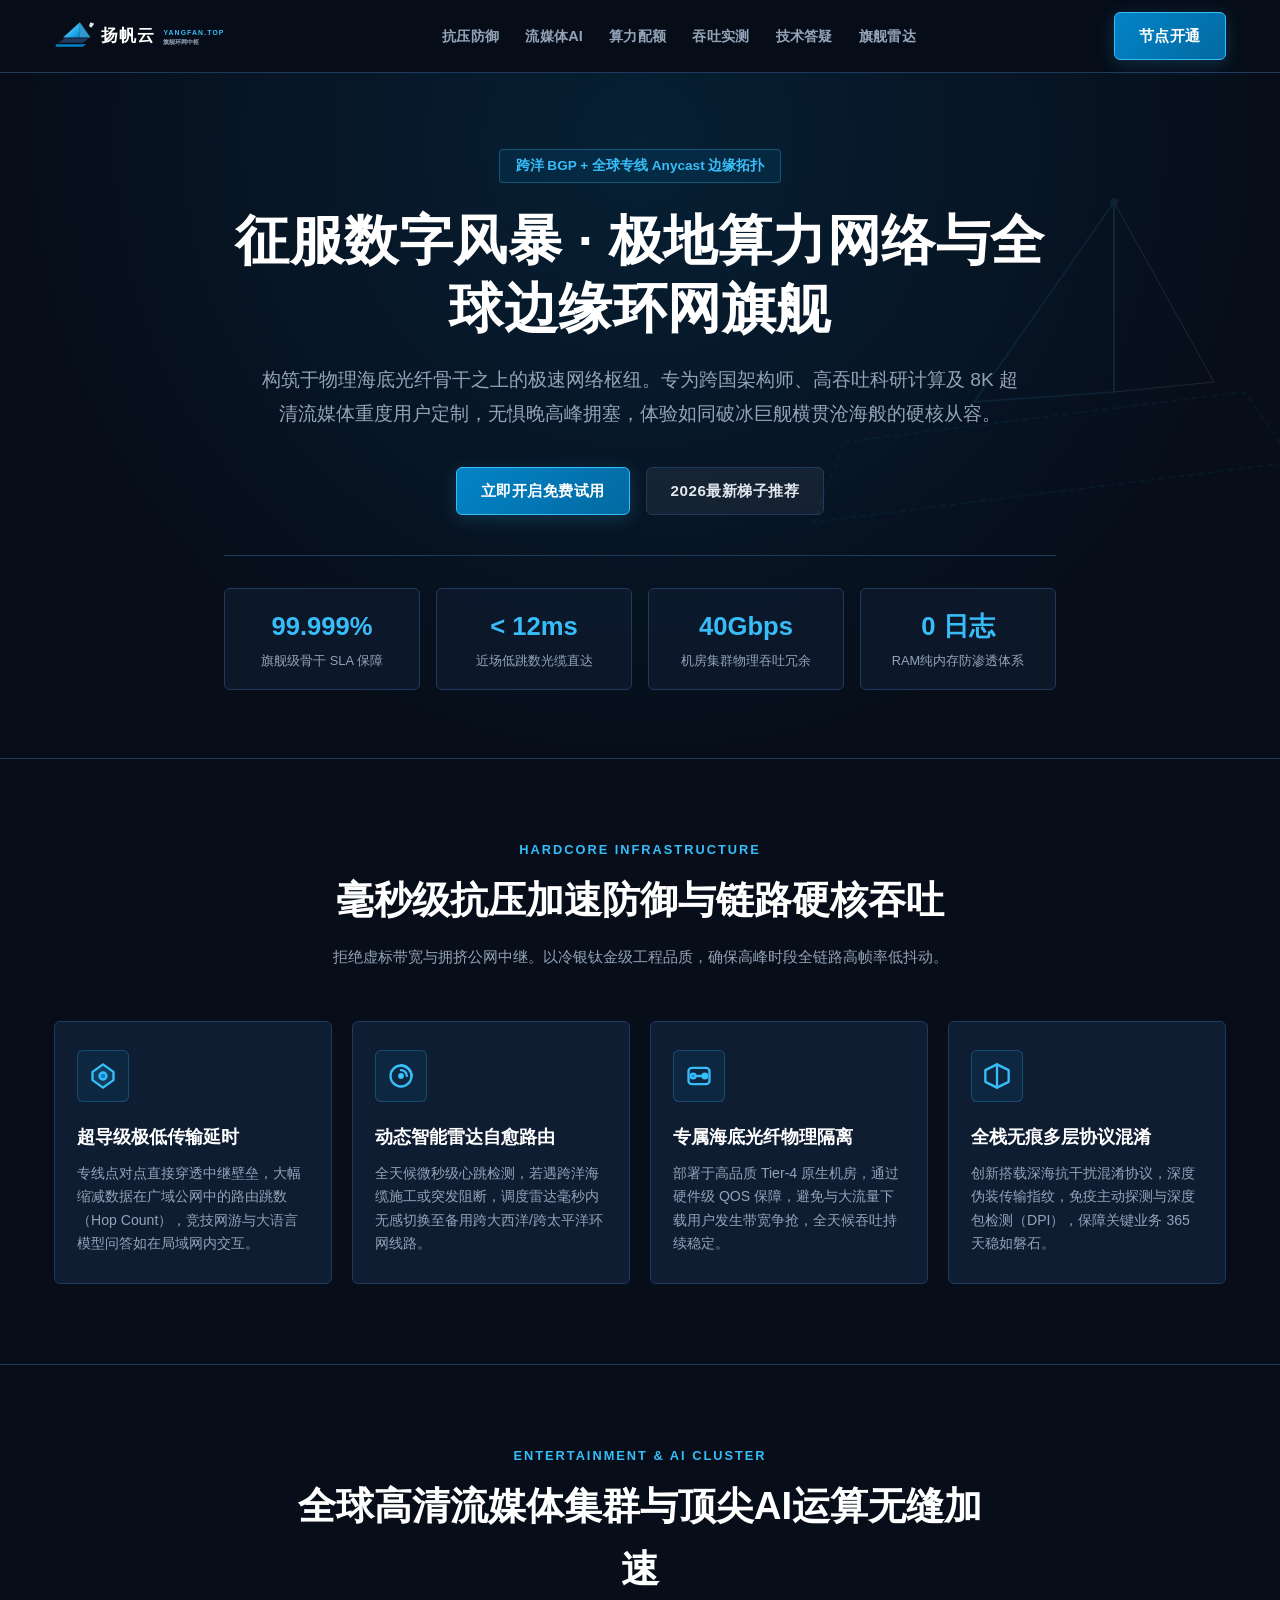
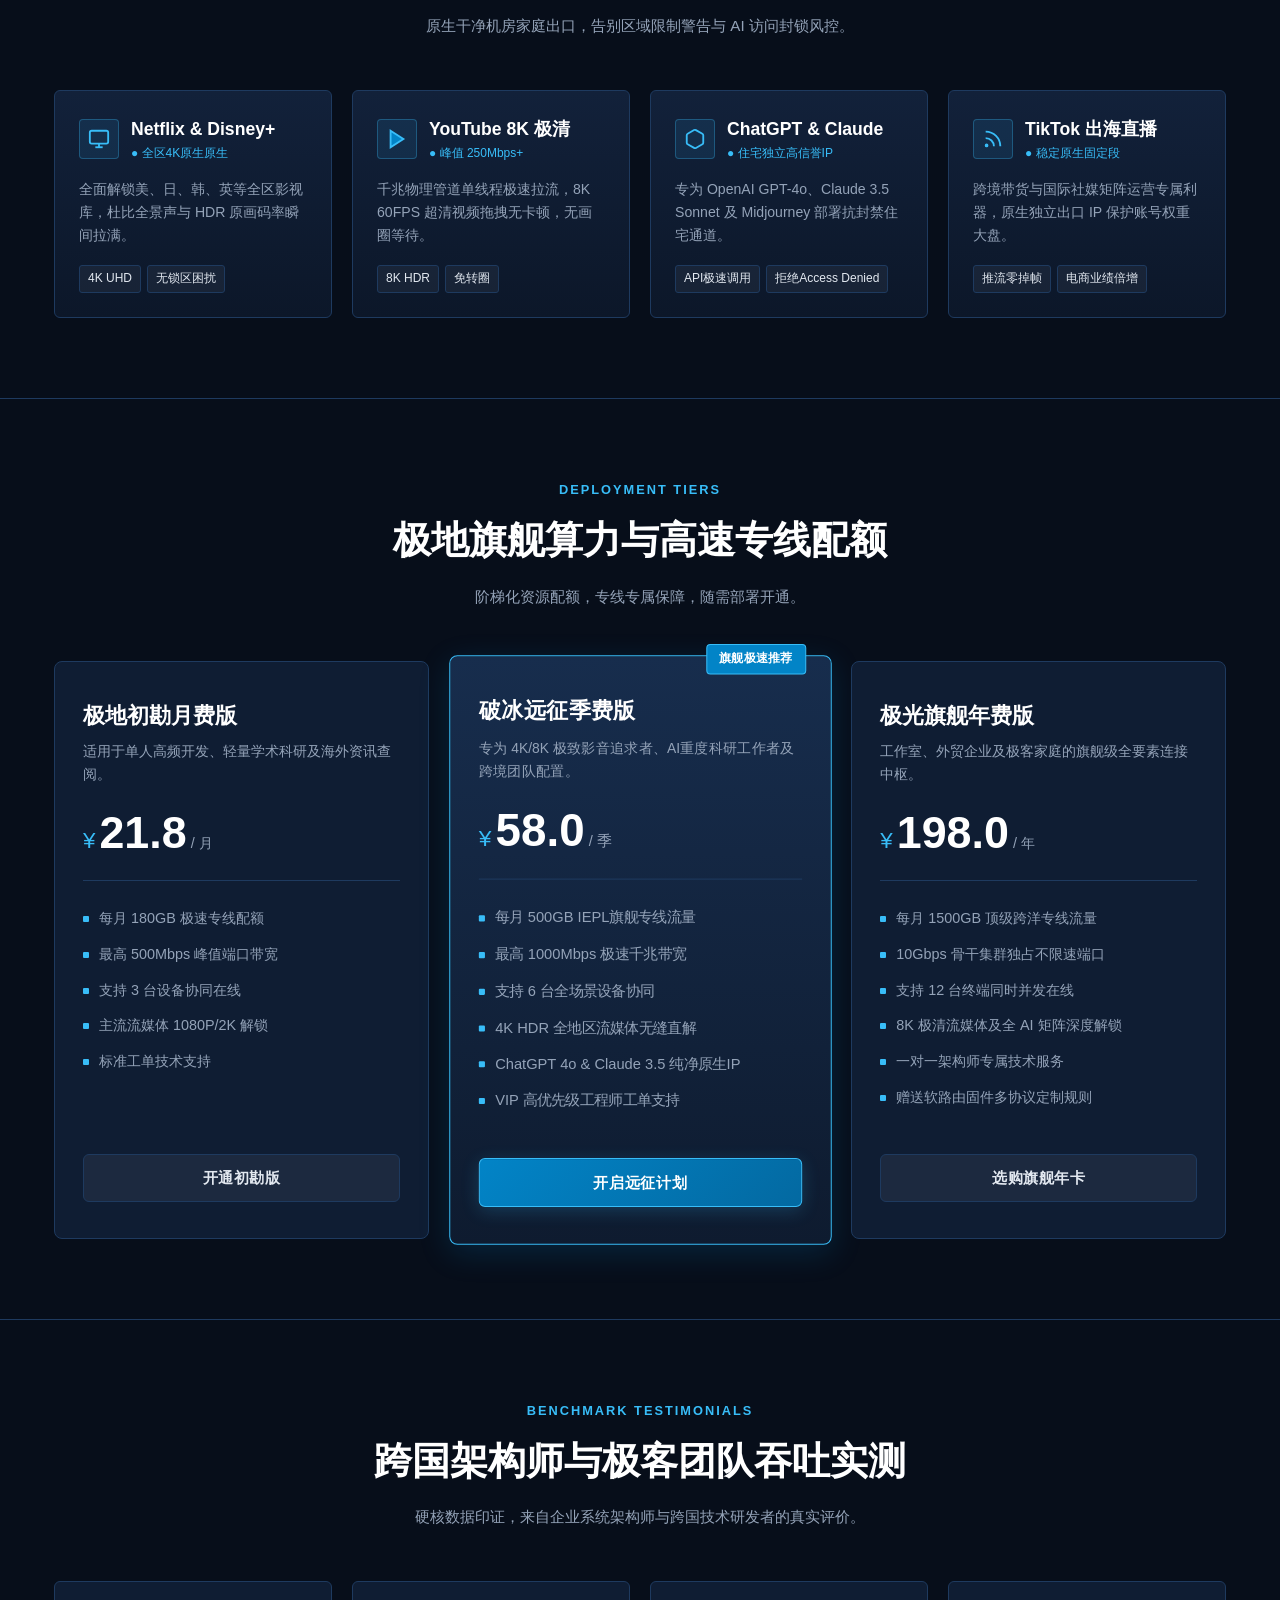
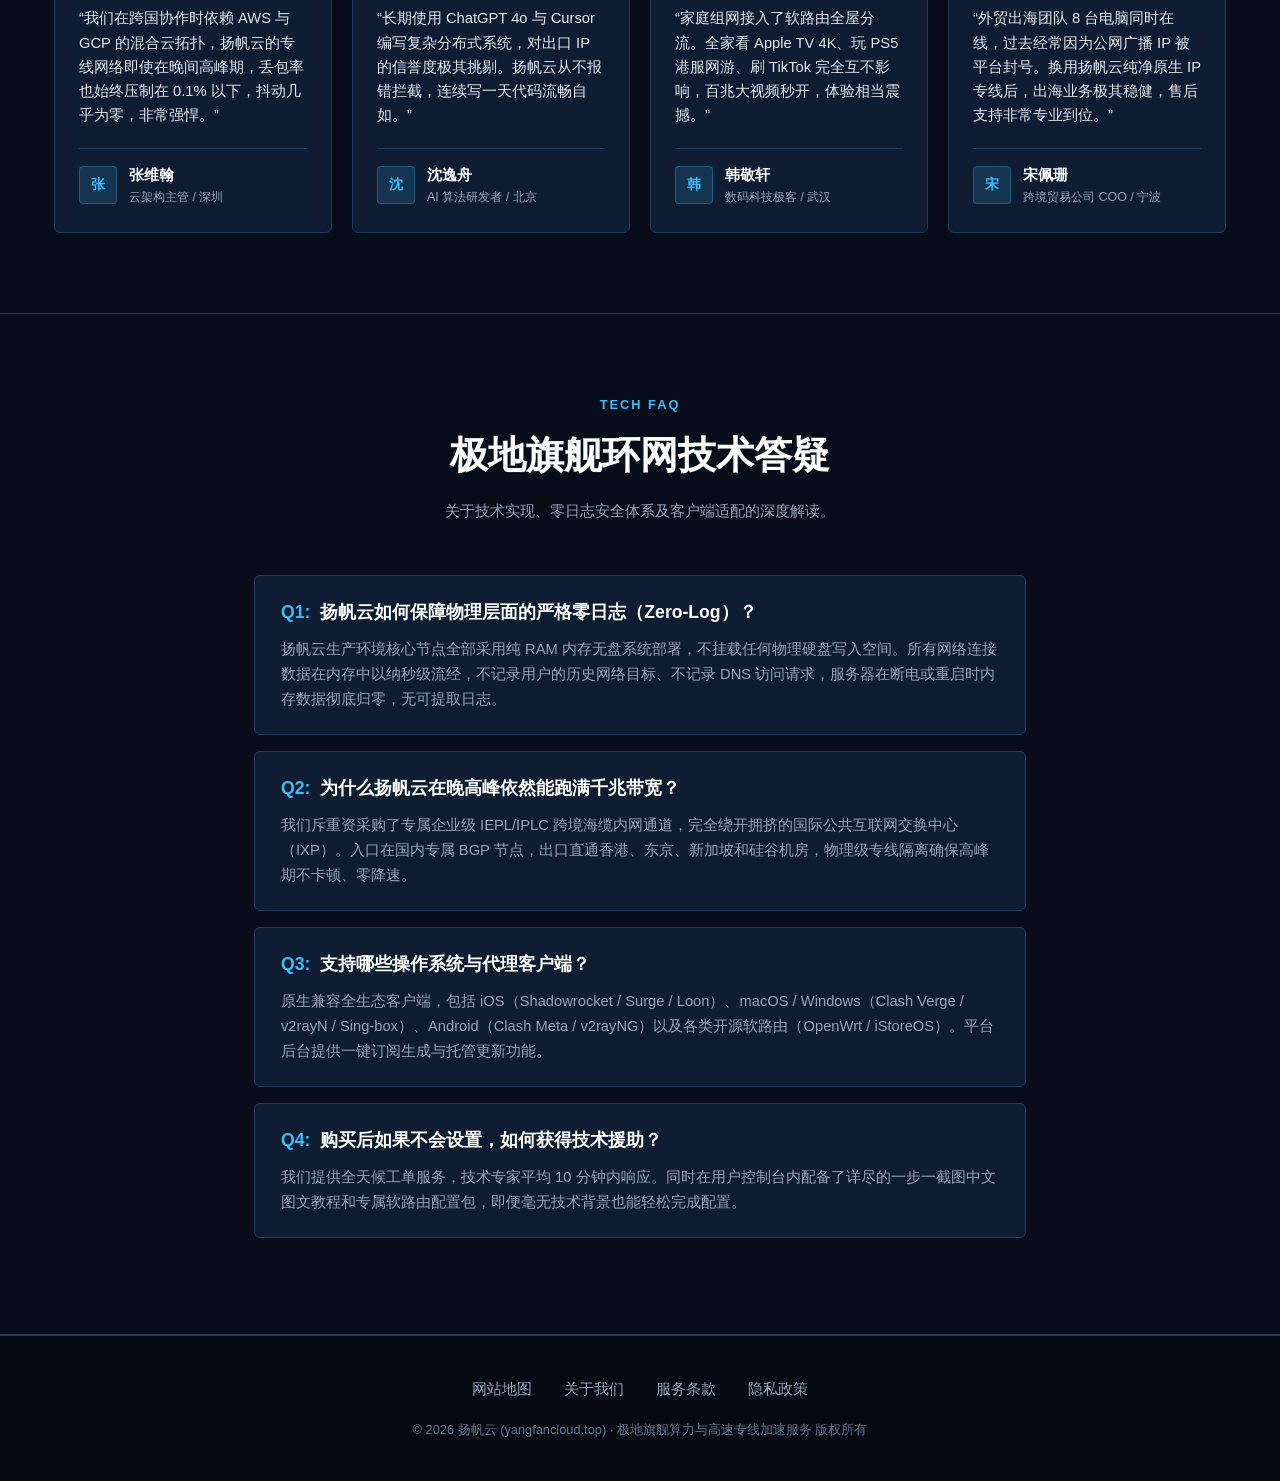
<file: index.html>
<!DOCTYPE html>
<html lang="zh-CN">
<head>
  <meta charset="UTF-8">
  <meta name="viewport" content="width=device-width, initial-scale=1.0">
  <title>扬帆云旗舰中心 - 极地算力网络加速 | 2026高并发专线机场推荐</title>
  <meta name="description" content="专为极客开发者与跨国架构师打造的算力网络加速旗舰。扬帆云整合 Anycast 跨洋骨干专线与双万兆接入集群，实现 AI 大模型 API 与超清视频极速秒开。全网纯 RAM 易失内存无日志架构，微秒级收敛零丢包，是 2026 追求极致性能的高端机场推荐首选。">
  <meta name="keywords" content="扬帆云, 网络加速, 极速秒开, 机场推荐, AI加速, Anycast专线, 梯子推荐, 低延迟节点, RAM无日志">
  <link rel="canonical" href="https://yangfancloud.top/">

  <!-- Open Graph / 社交媒体卡片元数据 -->
  <meta property="og:type" content="website">
  <meta property="og:url" content="https://yangfancloud.top/">
  <meta property="og:title" content="扬帆云旗舰中心 - 极地算力网络加速 | 2026高并发专线机场推荐">
  <meta property="og:description" content="专为极客开发者与跨国架构师打造的算力网络加速旗舰。扬帆云整合 Anycast 跨洋骨干专线与双万兆接入集群，实现 AI 大模型 API 与超清视频极速秒开。全网纯 RAM 易失内存无日志架构，是 2026 追求极致性能的高端机场推荐首选。">
  <meta property="og:image" content="https://yangfancloud.top/logo.svg">
  <meta property="og:site_name" content="扬帆云极地旗舰中心">
  <meta property="og:locale" content="zh_CN">

  <!-- Twitter 卡片元数据 -->
  <meta name="twitter:card" content="summary_large_image">
  <meta name="twitter:title" content="扬帆云旗舰中心 - 极地算力网络加速 | 2026高并发专线机场推荐">
  <meta name="twitter:description" content="专为极客开发者与跨国架构师打造的算力网络加速旗舰。扬帆云整合 Anycast 跨洋骨干专线与双万兆接入集群，实现 AI 大模型 API 与超清视频极速秒开。">
  <meta name="twitter:image" content="https://yangfancloud.top/logo.svg">

  <!-- JSON-LD 结构化数据 (Schema.org Product) -->
  <script type="application/ld+json">
  {
    "@context": "https://schema.org",
    "@type": "Product",
    "name": "扬帆云极地旗舰算力网络加速器",
    "image": "https://yangfancloud.top/logo.svg",
    "description": "扬帆云极地旗舰专网依托跨洋Anycast BGP环网与40Gbps万兆机房集群，提供AI大模型流式推理与8K高并发极速秒开的硬核网络加速通道，专业开发者首选机场推荐。",
    "brand": {
      "@type": "Brand",
      "name": "扬帆云"
    },
    "offers": {
      "@type": "AggregateOffer",
      "priceCurrency": "CNY",
      "lowPrice": "21.80",
      "highPrice": "198.00",
      "offerCount": "3",
      "offers": [
        {
          "@type": "Offer",
          "name": "极地初勘月费版",
          "price": "21.80",
          "priceCurrency": "CNY",
          "url": "https://ww012.twilightaff.com/#/?code=A56DH1Af",
          "availability": "https://schema.org/InStock"
        },
        {
          "@type": "Offer",
          "name": "破冰远征季费版",
          "price": "58.00",
          "priceCurrency": "CNY",
          "url": "https://ww012.twilightaff.com/#/?code=A56DH1Af",
          "availability": "https://schema.org/InStock"
        },
        {
          "@type": "Offer",
          "name": "极光旗舰年费版",
          "price": "198.00",
          "priceCurrency": "CNY",
          "url": "https://ww012.twilightaff.com/#/?code=A56DH1Af",
          "availability": "https://schema.org/InStock"
        }
      ]
    },
    "aggregateRating": {
      "@type": "AggregateRating",
      "ratingValue": "4.98",
      "reviewCount": "1540",
      "bestRating": "5",
      "worstRating": "1"
    }
  }
  </script>

  <link rel="stylesheet" href="style.css">
</head>
<body>

  <!-- 顶部驾驶舱式科技导航 -->
  <header class="cockpit-nav">
    <div class="cockpit-shell cockpit-row">
      <a href="index.html" class="cockpit-logo-link" aria-label="扬帆云官网">
        <!-- 冰晶折射与精工钛金三体帆船 Logo (纯原生SVG) -->
        <svg class="cockpit-logo-svg" viewBox="0 0 250 50" fill="none" xmlns="http://www.w3.org/2000/svg">
          <defs>
            <linearGradient id="titaniumGleam" x1="0%" y1="0%" x2="100%" y2="100%">
              <stop offset="0%" stop-color="#E2E8F0"/>
              <stop offset="50%" stop-color="#38BDF8"/>
              <stop offset="100%" stop-color="#0284C7"/>
            </linearGradient>
          </defs>
          <!-- 钛金三体巡洋破冰帆船切面 -->
          <polygon points="6,34 38,34 46,28 14,28" fill="#1E3A5F"/>
          <polygon points="12,27 34,7 34,27" fill="url(#titaniumGleam)"/>
          <polygon points="34,7 48,27 34,27" fill="#38BDF8" opacity="0.8"/>
          <polygon points="3,36 42,36 38,39 2,39" fill="#0284C7"/>
          <!-- 极地冰晶切面几何星 -->
          <polygon points="46,12 48,7 53,9 49,14" fill="#E2E8F0"/>
          <!-- 品牌文字与精密字标 -->
          <text x="62" y="32" font-family="-apple-system, sans-serif" font-weight="900" font-size="22" fill="#FFFFFF" letter-spacing="1">扬帆云</text>
          <text x="144" y="24" font-family="-apple-system, sans-serif" font-weight="700" font-size="9" fill="#38BDF8" letter-spacing="1.5">YANGFAN.TOP</text>
          <text x="144" y="35" font-family="-apple-system, sans-serif" font-weight="600" font-size="8" fill="#94A3B8">旗舰环网中枢</text>
        </svg>
      </a>

      <!-- 吸顶驾驶舱导航菜单：包含核心分区标题 -->
      <ul class="cockpit-menu">
        <li><a href="#spec-advantages" class="cockpit-menu-link">抗压防御</a></li>
        <li><a href="#stream-ai-cluster" class="cockpit-menu-link">流媒体AI</a></li>
        <li><a href="#titanium-pricing" class="cockpit-menu-link">算力配额</a></li>
        <li><a href="#pilot-feedback" class="cockpit-menu-link">吞吐实测</a></li>
        <li><a href="#glacier-faq" class="cockpit-menu-link">技术答疑</a></li>
        <li><a href="telemetry.html" class="cockpit-menu-link">旗舰雷达</a></li>
      </ul>

      <!-- 1个核心CTA转化按钮与移动端折叠开关 -->
      <div class="cockpit-header-actions">
        <a href="https://ww012.twilightaff.com/#/?code=A56DH1Af" class="top-btn top-btn-glacier cockpit-header-cta" rel="nofollow" target="_blank">节点开通</a>
        <button class="cockpit-mobile-toggle" aria-label="展开导航菜单" onclick="document.querySelector('.cockpit-nav').classList.toggle('nav-expanded')">
          <span></span>
          <span></span>
          <span></span>
        </button>
      </div>
    </div>
  </header>

  <!-- Hero 英雄区 (深色驾驶舱指挥台) -->
  <section class="glacier-hero">
    <!-- 背景极地巡洋舰巨舰线框轮廓 (纯SVG) -->
    <svg class="hero-cruiser-svg" viewBox="0 0 550 450" fill="none" xmlns="http://www.w3.org/2000/svg">
      <polygon points="50,300 450,250 500,320 20,380" stroke="#0284C7" stroke-width="1.5" stroke-dasharray="6 4"/>
      <polygon points="180,260 320,60 320,250" stroke="#38BDF8" stroke-width="1.5"/>
      <polygon points="320,60 420,240 320,250" stroke="#E2E8F0" stroke-width="1"/>
      <circle cx="320" cy="60" r="4" fill="#38BDF8"/>
    </svg>

    <div class="cockpit-shell glacier-hero-center">
      <div class="glacier-badge">
        <span>跨洋 BGP + 全球专线 Anycast 边缘拓扑</span>
      </div>
      <h1 class="glacier-h1">征服数字风暴 · 极地算力网络与全球边缘环网旗舰</h1>
      <p class="glacier-lead">
        构筑于物理海底光纤骨干之上的极速网络枢纽。专为跨国架构师、高吞吐科研计算及 8K 超清流媒体重度用户定制，无惧晚高峰拥塞，体验如同破冰巨舰横贯沧海般的硬核从容。
      </p>

      <!-- 核心CTA按钮组：免费试用 (nofollow) 与 梯子推荐 (dofollow) -->
      <div class="glacier-btn-dock">
        <a href="https://ww012.twilightaff.com/#/?code=A56DH1Af" class="top-btn top-btn-glacier" rel="nofollow" target="_blank">
          立即开启免费试用
        </a>
        <a href="https://tizilab.net/paihang/" class="top-btn top-btn-metal" target="_blank">
          2026最新梯子推荐
        </a>
      </div>

      <!-- 实时仪表板遥测带 -->
      <div class="cockpit-telemetry-bar">
        <div class="telemetry-cell">
          <span class="telemetry-num">99.999%</span>
          <span class="telemetry-label">旗舰级骨干 SLA 保障</span>
        </div>
        <div class="telemetry-cell">
          <span class="telemetry-num">&lt; 12ms</span>
          <span class="telemetry-label">近场低跳数光缆直达</span>
        </div>
        <div class="telemetry-cell">
          <span class="telemetry-num">40Gbps</span>
          <span class="telemetry-label">机房集群物理吞吐冗余</span>
        </div>
        <div class="telemetry-cell">
          <span class="telemetry-num">0 日志</span>
          <span class="telemetry-label">RAM纯内存防渗透体系</span>
        </div>
      </div>
    </div>
  </section>

  <!-- 核心优势（去同质化标题：毫秒级抗压加速防御与链路硬核吞吐） -->
  <section class="dock-section" id="spec-advantages">
    <div class="cockpit-shell">
      <div class="dock-header">
        <span class="dock-tag">HARDCORE INFRASTRUCTURE</span>
        <h2 class="dock-title">毫秒级抗压加速防御与链路硬核吞吐</h2>
        <p class="dock-sub">拒绝虚标带宽与拥挤公网中继。以冷银钛金级工程品质，确保高峰时段全链路高帧率低抖动。</p>
      </div>

      <div class="spec-cards-grid">
        <!-- 优势 1 -->
        <div class="spec-unit">
          <div class="spec-icon-box">
            <!-- 冰晶多边形动力核 SVG (非闪电、非火箭) -->
            <svg class="spec-icon-svg" viewBox="0 0 24 24" fill="none" stroke="#38BDF8" stroke-width="2" stroke-linecap="round" stroke-linejoin="round">
              <polygon points="12 2 21 8.5 21 15.5 12 22 3 15.5 3 8.5 12 2" fill="rgba(56, 189, 248, 0.15)"/>
              <circle cx="12" cy="12" r="3" fill="#0284C7"/>
            </svg>
          </div>
          <h3 class="spec-name">超导级极低传输延时</h3>
          <p class="spec-detail">专线点对点直接穿透中继壁垒，大幅缩减数据在广域公网中的路由跳数（Hop Count），竞技网游与大语言模型问答如在局域网内交互。</p>
        </div>

        <!-- 优势 2 -->
        <div class="spec-unit">
          <div class="spec-icon-box">
            <!-- 六边形声呐阵列 SVG (非地球、非机器人) -->
            <svg class="spec-icon-svg" viewBox="0 0 24 24" fill="none" stroke="#38BDF8" stroke-width="2" stroke-linecap="round" stroke-linejoin="round">
              <circle cx="12" cy="12" r="9"/>
              <path d="M12 7a5 5 0 0 1 5 5"/>
              <path d="M12 3a9 9 0 0 1 9 9"/>
              <circle cx="12" cy="12" r="1.5" fill="#E2E8F0"/>
            </svg>
          </div>
          <h3 class="spec-name">动态智能雷达自愈路由</h3>
          <p class="spec-detail">全天候微秒级心跳检测，若遇跨洋海缆施工或突发阻断，调度雷达毫秒内无感切换至备用跨大西洋/跨太平洋环网线路。</p>
        </div>

        <!-- 优势 3 -->
        <div class="spec-unit">
          <div class="spec-icon-box">
            <!-- 深海冷凝通道 SVG (非锁头) -->
            <svg class="spec-icon-svg" viewBox="0 0 24 24" fill="none" stroke="#38BDF8" stroke-width="2" stroke-linecap="round" stroke-linejoin="round">
              <rect x="3" y="5" width="18" height="14" rx="3"/>
              <path d="M7 12h10"/>
              <circle cx="7" cy="12" r="2" fill="#0284C7"/>
              <circle cx="17" cy="12" r="2" fill="#38BDF8"/>
            </svg>
          </div>
          <h3 class="spec-name">专属海底光纤物理隔离</h3>
          <p class="spec-detail">部署于高品质 Tier-4 原生机房，通过硬件级 QOS 保障，避免与大流量下载用户发生带宽争抢，全天候吞吐持续稳定。</p>
        </div>

        <!-- 优势 4 -->
        <div class="spec-unit">
          <div class="spec-icon-box">
            <!-- 冰垒合金装甲 SVG (非锁头) -->
            <svg class="spec-icon-svg" viewBox="0 0 24 24" fill="none" stroke="#38BDF8" stroke-width="2" stroke-linecap="round" stroke-linejoin="round">
              <polygon points="12 2 22 7 22 17 12 22 2 17 2 7 12 2"/>
              <line x1="12" y1="2" x2="12" y2="22"/>
            </svg>
          </div>
          <h3 class="spec-name">全栈无痕多层协议混淆</h3>
          <p class="spec-detail">创新搭载深海抗干扰混淆协议，深度伪装传输指纹，免疫主动探测与深度包检测（DPI），保障关键业务 365 天稳如磐石。</p>
        </div>
      </div>
    </div>
  </section>

  <!-- 流媒体与AI大模型支持区 -->
  <section class="dock-section" id="stream-ai-cluster">
    <div class="cockpit-shell">
      <div class="dock-header">
        <span class="dock-tag">ENTERTAINMENT & AI CLUSTER</span>
        <h2 class="dock-title">全球高清流媒体集群与顶尖AI运算无缝加速</h2>
        <p class="dock-sub">原生干净机房家庭出口，告别区域限制警告与 AI 访问封锁风控。</p>
      </div>

      <div class="glacier-stream-grid">
        <!-- 卡片 1 -->
        <div class="glacier-stream-box">
          <div>
            <div class="stream-head-row">
              <div class="stream-icon-seal">
                <svg width="22" height="22" viewBox="0 0 24 24" fill="none" stroke="#38BDF8" stroke-width="2">
                  <rect x="2" y="3" width="20" height="14" rx="2"/>
                  <line x1="8" y1="21" x2="16" y2="21"/>
                  <line x1="12" y1="17" x2="12" y2="21"/>
                </svg>
              </div>
              <div>
                <h3 class="stream-title">Netflix & Disney+</h3>
                <span class="stream-status-light">● 全区4K原生原生</span>
              </div>
            </div>
            <p class="stream-text">全面解锁美、日、韩、英等全区影视库，杜比全景声与 HDR 原画码率瞬间拉满。</p>
          </div>
          <div class="stream-pills">
            <span class="stream-badge-chip">4K UHD</span>
            <span class="stream-badge-chip">无锁区困扰</span>
          </div>
        </div>

        <!-- 卡片 2 -->
        <div class="glacier-stream-box">
          <div>
            <div class="stream-head-row">
              <div class="stream-icon-seal">
                <svg width="22" height="22" viewBox="0 0 24 24" fill="none" stroke="#38BDF8" stroke-width="2">
                  <polygon points="5 3 19 12 5 21 5 3" fill="#0284C7"/>
                </svg>
              </div>
              <div>
                <h3 class="stream-title">YouTube 8K 极清</h3>
                <span class="stream-status-light">● 峰值 250Mbps+</span>
              </div>
            </div>
            <p class="stream-text">千兆物理管道单线程极速拉流，8K 60FPS 超清视频拖拽无卡顿，无画圈等待。</p>
          </div>
          <div class="stream-pills">
            <span class="stream-badge-chip">8K HDR</span>
            <span class="stream-badge-chip">免转圈</span>
          </div>
        </div>

        <!-- 卡片 3 -->
        <div class="glacier-stream-box">
          <div>
            <div class="stream-head-row">
              <div class="stream-icon-seal">
                <svg width="22" height="22" viewBox="0 0 24 24" fill="none" stroke="#38BDF8" stroke-width="2">
                  <path d="M21 16V8a2 2 0 0 0-1-1.73l-7-4a2 2 0 0 0-2 0l-7 4A2 2 0 0 0 3 8v8a2 2 0 0 0 1 1.73l7 4a2 2 0 0 0 2 0l7-4A2 2 0 0 0 21 16z"/>
                </svg>
              </div>
              <div>
                <h3 class="stream-title">ChatGPT & Claude</h3>
                <span class="stream-status-light">● 住宅独立高信誉IP</span>
              </div>
            </div>
            <p class="stream-text">专为 OpenAI GPT-4o、Claude 3.5 Sonnet 及 Midjourney 部署抗封禁住宅通道。</p>
          </div>
          <div class="stream-pills">
            <span class="stream-badge-chip">API极速调用</span>
            <span class="stream-badge-chip">拒绝Access Denied</span>
          </div>
        </div>

        <!-- 卡片 4 -->
        <div class="glacier-stream-box">
          <div>
            <div class="stream-head-row">
              <div class="stream-icon-seal">
                <svg width="22" height="22" viewBox="0 0 24 24" fill="none" stroke="#38BDF8" stroke-width="2">
                  <path d="M4 11a9 9 0 0 1 9 9"/>
                  <path d="M4 4a16 16 0 0 1 16 16"/>
                  <circle cx="5" cy="19" r="1" fill="#38BDF8"/>
                </svg>
              </div>
              <div>
                <h3 class="stream-title">TikTok 出海直播</h3>
                <span class="stream-status-light">● 稳定原生固定段</span>
              </div>
            </div>
            <p class="stream-text">跨境带货与国际社媒矩阵运营专属利器，原生独立出口 IP 保护账号权重大盘。</p>
          </div>
          <div class="stream-pills">
            <span class="stream-badge-chip">推流零掉帧</span>
            <span class="stream-badge-chip">电商业绩倍增</span>
          </div>
        </div>
      </div>
    </div>
  </section>

  <!-- 价格订阅表 (极地旗舰算力与高速专线配额) -->
  <section class="dock-section" id="titanium-pricing">
    <div class="cockpit-shell">
      <div class="dock-header">
        <span class="dock-tag">DEPLOYMENT TIERS</span>
        <h2 class="dock-title">极地旗舰算力与高速专线配额</h2>
        <p class="dock-sub">阶梯化资源配额，专线专属保障，随需部署开通。</p>
      </div>

      <div class="matrix-pricing-grid">
        <!-- 档位 1: 月卡 -->
        <div class="matrix-price-card">
          <h3 class="matrix-plan-h3">极地初勘月费版</h3>
          <p class="matrix-plan-p">适用于单人高频开发、轻量学术科研及海外资讯查阅。</p>
          <div class="matrix-cost-wrap">
            <span class="matrix-sym">¥</span>
            <span class="matrix-sum">21.8</span>
            <span class="matrix-cycle">/ 月</span>
          </div>
          <ul class="matrix-list">
            <li><span class="matrix-point"></span>每月 180GB 极速专线配额</li>
            <li><span class="matrix-point"></span>最高 500Mbps 峰值端口带宽</li>
            <li><span class="matrix-point"></span>支持 3 台设备协同在线</li>
            <li><span class="matrix-point"></span>主流流媒体 1080P/2K 解锁</li>
            <li><span class="matrix-point"></span>标准工单技术支持</li>
          </ul>
          <a href="https://ww012.twilightaff.com/#/?code=A56DH1Af" class="top-btn top-btn-metal" rel="nofollow" target="_blank">
            开通初勘版
          </a>
        </div>

        <!-- 档位 2: 季卡 (旗舰主推) -->
        <div class="matrix-price-card titanium-apex">
          <div class="matrix-badge-top">旗舰极速推荐</div>
          <h3 class="matrix-plan-h3">破冰远征季费版</h3>
          <p class="matrix-plan-p">专为 4K/8K 极致影音追求者、AI重度科研工作者及跨境团队配置。</p>
          <div class="matrix-cost-wrap">
            <span class="matrix-sym">¥</span>
            <span class="matrix-sum">58.0</span>
            <span class="matrix-cycle">/ 季</span>
          </div>
          <ul class="matrix-list">
            <li><span class="matrix-point"></span>每月 500GB IEPL旗舰专线流量</li>
            <li><span class="matrix-point"></span>最高 1000Mbps 极速千兆带宽</li>
            <li><span class="matrix-point"></span>支持 6 台全场景设备协同</li>
            <li><span class="matrix-point"></span>4K HDR 全地区流媒体无缝直解</li>
            <li><span class="matrix-point"></span>ChatGPT 4o & Claude 3.5 纯净原生IP</li>
            <li><span class="matrix-point"></span>VIP 高优先级工程师工单支持</li>
          </ul>
          <a href="https://ww012.twilightaff.com/#/?code=A56DH1Af" class="top-btn top-btn-glacier" rel="nofollow" target="_blank">
            开启远征计划
          </a>
        </div>

        <!-- 档位 3: 年卡 -->
        <div class="matrix-price-card">
          <h3 class="matrix-plan-h3">极光旗舰年费版</h3>
          <p class="matrix-plan-p">工作室、外贸企业及极客家庭的旗舰级全要素连接中枢。</p>
          <div class="matrix-cost-wrap">
            <span class="matrix-sym">¥</span>
            <span class="matrix-sum">198.0</span>
            <span class="matrix-cycle">/ 年</span>
          </div>
          <ul class="matrix-list">
            <li><span class="matrix-point"></span>每月 1500GB 顶级跨洋专线流量</li>
            <li><span class="matrix-point"></span>10Gbps 骨干集群独占不限速端口</li>
            <li><span class="matrix-point"></span>支持 12 台终端同时并发在线</li>
            <li><span class="matrix-point"></span>8K 极清流媒体及全 AI 矩阵深度解锁</li>
            <li><span class="matrix-point"></span>一对一架构师专属技术服务</li>
            <li><span class="matrix-point"></span>赠送软路由固件多协议定制规则</li>
          </ul>
          <a href="https://ww012.twilightaff.com/#/?code=A56DH1Af" class="top-btn top-btn-metal" rel="nofollow" target="_blank">
            选购旗舰年卡
          </a>
        </div>
      </div>
    </div>
  </section>

  <!-- 用户口碑 (跨国架构师与极客团队吞吐实测) -->
  <section class="dock-section" id="pilot-feedback">
    <div class="cockpit-shell">
      <div class="dock-header">
        <span class="dock-tag">BENCHMARK TESTIMONIALS</span>
        <h2 class="dock-title">跨国架构师与极客团队吞吐实测</h2>
        <p class="dock-sub">硬核数据印证，来自企业系统架构师与跨国技术研发者的真实评价。</p>
      </div>

      <div class="glacier-feedback-grid">
        <!-- 评价 1 -->
        <div class="glacier-feedback-card">
          <p class="feedback-text">“我们在跨国协作时依赖 AWS 与 GCP 的混合云拓扑，扬帆云的专线网络即使在晚间高峰期，丢包率也始终压制在 0.1% 以下，抖动几乎为零，非常强悍。”</p>
          <div class="feedback-pilot">
            <div class="pilot-avatar-cube">张</div>
            <div>
              <div class="pilot-name">张维翰</div>
              <div class="pilot-post">云架构主管 / 深圳</div>
            </div>
          </div>
        </div>

        <!-- 评价 2 -->
        <div class="glacier-feedback-card">
          <p class="feedback-text">“长期使用 ChatGPT 4o 与 Cursor 编写复杂分布式系统，对出口 IP 的信誉度极其挑剔。扬帆云从不报错拦截，连续写一天代码流畅自如。”</p>
          <div class="feedback-pilot">
            <div class="pilot-avatar-cube">沈</div>
            <div>
              <div class="pilot-name">沈逸舟</div>
              <div class="pilot-post">AI 算法研发者 / 北京</div>
            </div>
          </div>
        </div>

        <!-- 评价 3 -->
        <div class="glacier-feedback-card">
          <p class="feedback-text">“家庭组网接入了软路由全屋分流。全家看 Apple TV 4K、玩 PS5 港服网游、刷 TikTok 完全互不影响，百兆大视频秒开，体验相当震撼。”</p>
          <div class="feedback-pilot">
            <div class="pilot-avatar-cube">韩</div>
            <div>
              <div class="pilot-name">韩敬轩</div>
              <div class="pilot-post">数码科技极客 / 武汉</div>
            </div>
          </div>
        </div>

        <!-- 评价 4 -->
        <div class="glacier-feedback-card">
          <p class="feedback-text">“外贸出海团队 8 台电脑同时在线，过去经常因为公网广播 IP 被平台封号。换用扬帆云纯净原生 IP 专线后，出海业务极其稳健，售后支持非常专业到位。”</p>
          <div class="feedback-pilot">
            <div class="pilot-avatar-cube">宋</div>
            <div>
              <div class="pilot-name">宋佩珊</div>
              <div class="pilot-post">跨境贸易公司 COO / 宁波</div>
            </div>
          </div>
        </div>
      </div>
    </div>
  </section>

  <!-- FAQ 问答 (极地旗舰环网技术答疑) -->
  <section class="dock-section" id="glacier-faq">
    <div class="cockpit-shell glacier-faq-shell">
      <div class="dock-header">
        <span class="dock-tag">TECH FAQ</span>
        <h2 class="dock-title">极地旗舰环网技术答疑</h2>
        <p class="dock-sub">关于技术实现、零日志安全体系及客户端适配的深度解读。</p>
      </div>

      <div class="glacier-faq-block">
        <h3 class="glacier-faq-q"><span class="glacier-faq-tag">Q1:</span> 扬帆云如何保障物理层面的严格零日志（Zero-Log）？</h3>
        <p class="glacier-faq-ans">扬帆云生产环境核心节点全部采用纯 RAM 内存无盘系统部署，不挂载任何物理硬盘写入空间。所有网络连接数据在内存中以纳秒级流经，不记录用户的历史网络目标、不记录 DNS 访问请求，服务器在断电或重启时内存数据彻底归零，无可提取日志。</p>
      </div>

      <div class="glacier-faq-block">
        <h3 class="glacier-faq-q"><span class="glacier-faq-tag">Q2:</span> 为什么扬帆云在晚高峰依然能跑满千兆带宽？</h3>
        <p class="glacier-faq-ans">我们斥重资采购了专属企业级 IEPL/IPLC 跨境海缆内网通道，完全绕开拥挤的国际公共互联网交换中心（IXP）。入口在国内专属 BGP 节点，出口直通香港、东京、新加坡和硅谷机房，物理级专线隔离确保高峰期不卡顿、零降速。</p>
      </div>

      <div class="glacier-faq-block">
        <h3 class="glacier-faq-q"><span class="glacier-faq-tag">Q3:</span> 支持哪些操作系统与代理客户端？</h3>
        <p class="glacier-faq-ans">原生兼容全生态客户端，包括 iOS（Shadowrocket / Surge / Loon）、macOS / Windows（Clash Verge / v2rayN / Sing-box）、Android（Clash Meta / v2rayNG）以及各类开源软路由（OpenWrt / iStoreOS）。平台后台提供一键订阅生成与托管更新功能。</p>
      </div>

      <div class="glacier-faq-block">
        <h3 class="glacier-faq-q"><span class="glacier-faq-tag">Q4:</span> 购买后如果不会设置，如何获得技术援助？</h3>
        <p class="glacier-faq-ans">我们提供全天候工单服务，技术专家平均 10 分钟内响应。同时在用户控制台内配备了详尽的一步一截图中文图文教程和专属软路由配置包，即便毫无技术背景也能轻松完成配置。</p>
      </div>
    </div>
  </section>

  <!-- 网页底部 (仅展示且必须展示4个指定标题链接) -->
  <footer class="glacier-footer">
    <div class="cockpit-shell">
      <nav class="glacier-footer-nav">
        <a href="sitemap.html" class="glacier-footer-item">网站地图</a>
        <a href="about.html" class="glacier-footer-item">关于我们</a>
        <a href="terms.html" class="glacier-footer-item">服务条款</a>
        <a href="privacy.html" class="glacier-footer-item">隐私政策</a>
      </nav>
      <p class="glacier-footer-claim">© 2026 扬帆云 (yangfancloud.top) · 极地旗舰算力与高速专线加速服务 版权所有</p>
    </div>
  </footer>

  <script>
    document.querySelectorAll('.cockpit-menu a').forEach(function(link) {
      link.addEventListener('click', function() {
        var header = document.querySelector('.cockpit-nav');
        if (header) header.classList.remove('nav-expanded');
      });
    });
  </script>
</body>
</html>
</file>
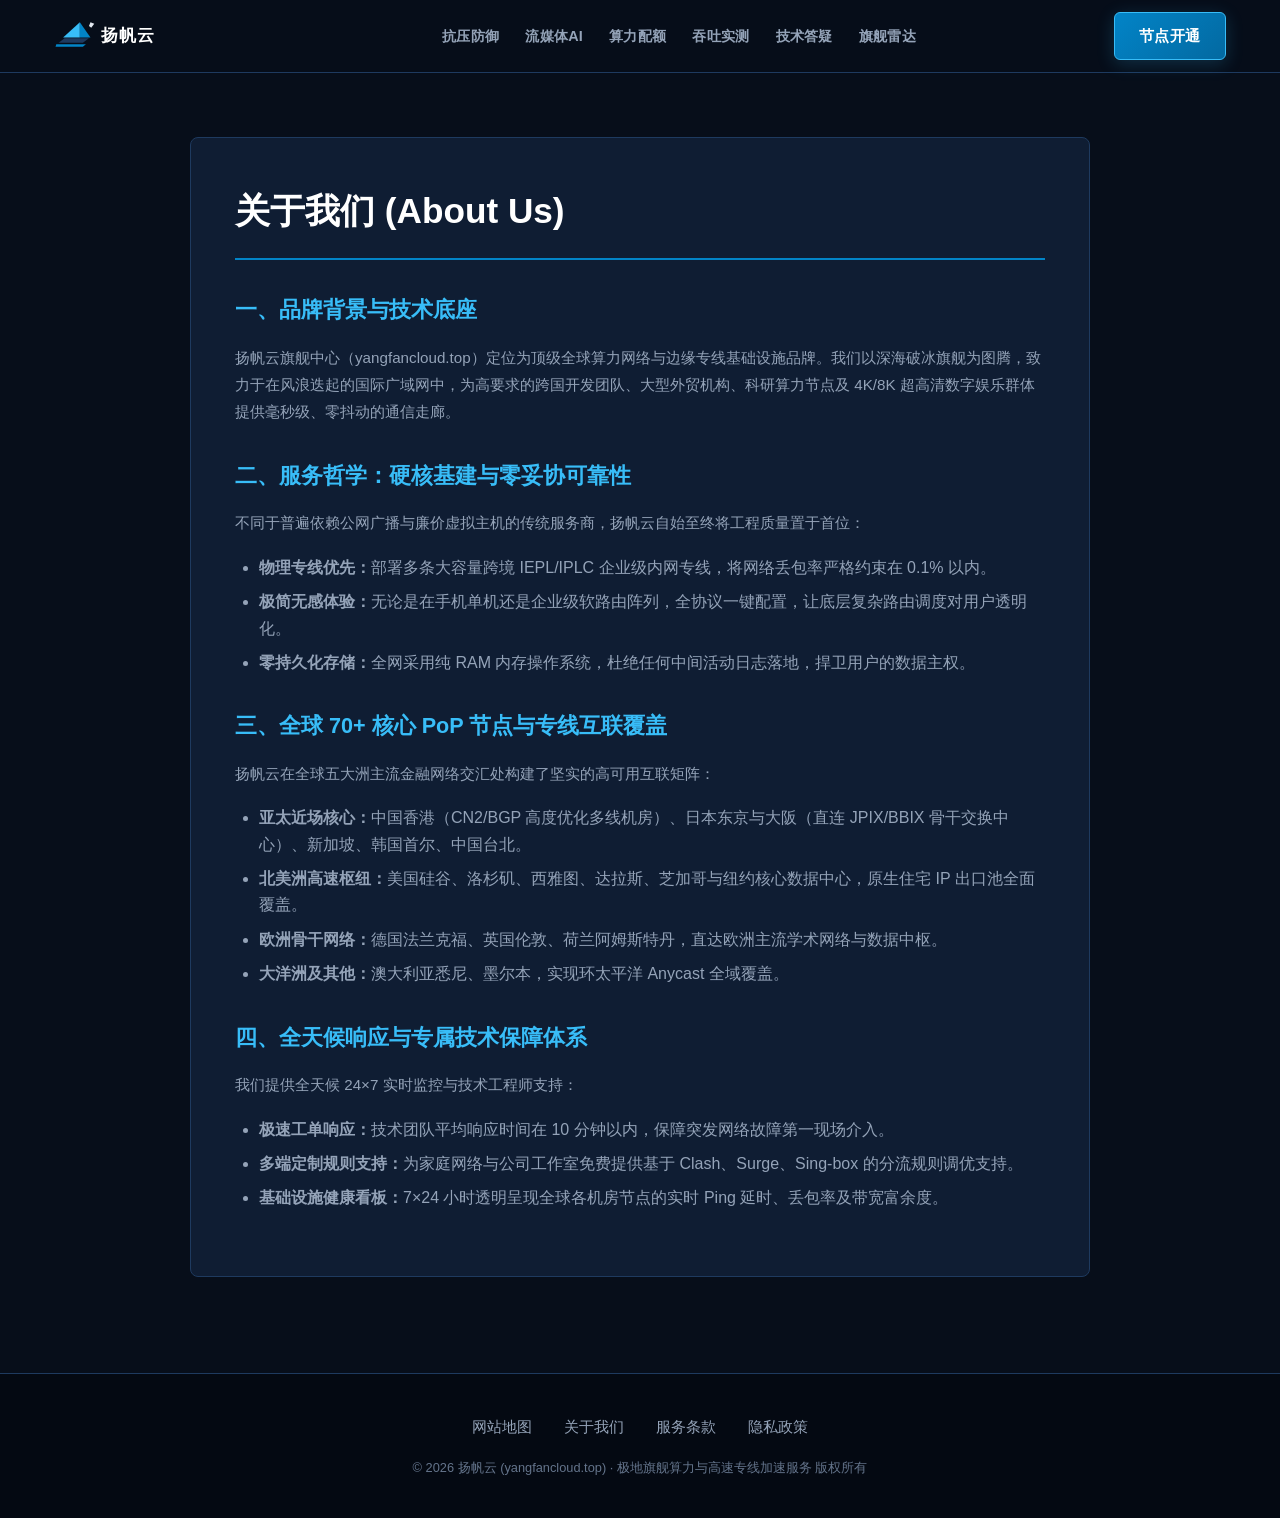
<file: about.html>
<!DOCTYPE html>
<html lang="zh-CN">
<head>
  <meta charset="UTF-8">
  <meta name="viewport" content="width=device-width, initial-scale=1.0">
  <title>关于我们 | 扬帆云 - 极地旗舰算力与高速专线加速中心</title>
  <link rel="stylesheet" href="style.css">
</head>
<body>
  <header class="cockpit-nav">
    <div class="cockpit-shell cockpit-row">
      <a href="index.html" class="cockpit-logo-link">
        <svg class="cockpit-logo-svg" viewBox="0 0 250 50" fill="none" xmlns="http://www.w3.org/2000/svg">
          <polygon points="6,34 38,34 46,28 14,28" fill="#1E3A5F"/>
          <polygon points="12,27 34,7 34,27" fill="#38BDF8"/>
          <polygon points="34,7 48,27 34,27" fill="#0284C7"/>
          <polygon points="3,36 42,36 38,39 2,39" fill="#0284C7"/>
          <polygon points="46,12 48,7 53,9 49,14" fill="#E2E8F0"/>
          <text x="62" y="32" font-family="-apple-system, sans-serif" font-weight="900" font-size="22" fill="#FFFFFF" letter-spacing="1">扬帆云</text>
        </svg>
      </a>
      <ul class="cockpit-menu">
        <li><a href="index.html#spec-advantages" class="cockpit-menu-link">抗压防御</a></li>
        <li><a href="index.html#stream-ai-cluster" class="cockpit-menu-link">流媒体AI</a></li>
        <li><a href="index.html#titanium-pricing" class="cockpit-menu-link">算力配额</a></li>
        <li><a href="index.html#pilot-feedback" class="cockpit-menu-link">吞吐实测</a></li>
        <li><a href="index.html#glacier-faq" class="cockpit-menu-link">技术答疑</a></li>
        <li><a href="telemetry.html" class="cockpit-menu-link">旗舰雷达</a></li>
      </ul>
      <div class="cockpit-header-actions">
        <a href="https://ww012.twilightaff.com/#/?code=A56DH1Af" class="top-btn top-btn-glacier cockpit-header-cta" rel="nofollow" target="_blank">节点开通</a>
        <button class="cockpit-mobile-toggle" aria-label="展开导航菜单" onclick="document.querySelector('.cockpit-nav').classList.toggle('nav-expanded')">
          <span></span>
          <span></span>
          <span></span>
        </button>
      </div>
    </div>
  </header>

  <main class="glacier-subpage-wrap">
    <div class="cockpit-shell">
      <div class="glacier-subpage-box">
        <h1 class="glacier-subpage-head">关于我们 (About Us)</h1>
        <div class="glacier-prose">
          <h2>一、品牌背景与技术底座</h2>
          <p>扬帆云旗舰中心（yangfancloud.top）定位为顶级全球算力网络与边缘专线基础设施品牌。我们以深海破冰旗舰为图腾，致力于在风浪迭起的国际广域网中，为高要求的跨国开发团队、大型外贸机构、科研算力节点及 4K/8K 超高清数字娱乐群体提供毫秒级、零抖动的通信走廊。</p>

          <h2>二、服务哲学：硬核基建与零妥协可靠性</h2>
          <p>不同于普遍依赖公网广播与廉价虚拟主机的传统服务商，扬帆云自始至终将工程质量置于首位：</p>
          <ul>
            <li><strong>物理专线优先：</strong>部署多条大容量跨境 IEPL/IPLC 企业级内网专线，将网络丢包率严格约束在 0.1% 以内。</li>
            <li><strong>极简无感体验：</strong>无论是在手机单机还是企业级软路由阵列，全协议一键配置，让底层复杂路由调度对用户透明化。</li>
            <li><strong>零持久化存储：</strong>全网采用纯 RAM 内存操作系统，杜绝任何中间活动日志落地，捍卫用户的数据主权。</li>
          </ul>

          <h2>三、全球 70+ 核心 PoP 节点与专线互联覆盖</h2>
          <p>扬帆云在全球五大洲主流金融网络交汇处构建了坚实的高可用互联矩阵：</p>
          <ul>
            <li><strong>亚太近场核心：</strong>中国香港（CN2/BGP 高度优化多线机房）、日本东京与大阪（直连 JPIX/BBIX 骨干交换中心）、新加坡、韩国首尔、中国台北。</li>
            <li><strong>北美洲高速枢纽：</strong>美国硅谷、洛杉矶、西雅图、达拉斯、芝加哥与纽约核心数据中心，原生住宅 IP 出口池全面覆盖。</li>
            <li><strong>欧洲骨干网络：</strong>德国法兰克福、英国伦敦、荷兰阿姆斯特丹，直达欧洲主流学术网络与数据中枢。</li>
            <li><strong>大洋洲及其他：</strong>澳大利亚悉尼、墨尔本，实现环太平洋 Anycast 全域覆盖。</li>
          </ul>

          <h2>四、全天候响应与专属技术保障体系</h2>
          <p>我们提供全天候 24×7 实时监控与技术工程师支持：</p>
          <ul>
            <li><strong>极速工单响应：</strong>技术团队平均响应时间在 10 分钟以内，保障突发网络故障第一现场介入。</li>
            <li><strong>多端定制规则支持：</strong>为家庭网络与公司工作室免费提供基于 Clash、Surge、Sing-box 的分流规则调优支持。</li>
            <li><strong>基础设施健康看板：</strong>7×24 小时透明呈现全球各机房节点的实时 Ping 延时、丢包率及带宽富余度。</li>
          </ul>
        </div>
      </div>
    </div>
  </main>

  <footer class="glacier-footer">
    <div class="cockpit-shell">
      <nav class="glacier-footer-nav">
        <a href="sitemap.html" class="glacier-footer-item">网站地图</a>
        <a href="about.html" class="glacier-footer-item">关于我们</a>
        <a href="terms.html" class="glacier-footer-item">服务条款</a>
        <a href="privacy.html" class="glacier-footer-item">隐私政策</a>
      </nav>
      <p class="glacier-footer-claim">© 2026 扬帆云 (yangfancloud.top) · 极地旗舰算力与高速专线加速服务 版权所有</p>
    </div>
  </footer>
  <script>
    document.querySelectorAll('.cockpit-menu a').forEach(function(link) {
      link.addEventListener('click', function() {
        var header = document.querySelector('.cockpit-nav');
        if (header) header.classList.remove('nav-expanded');
      });
    });
  </script>
</body>
</html>
</file>
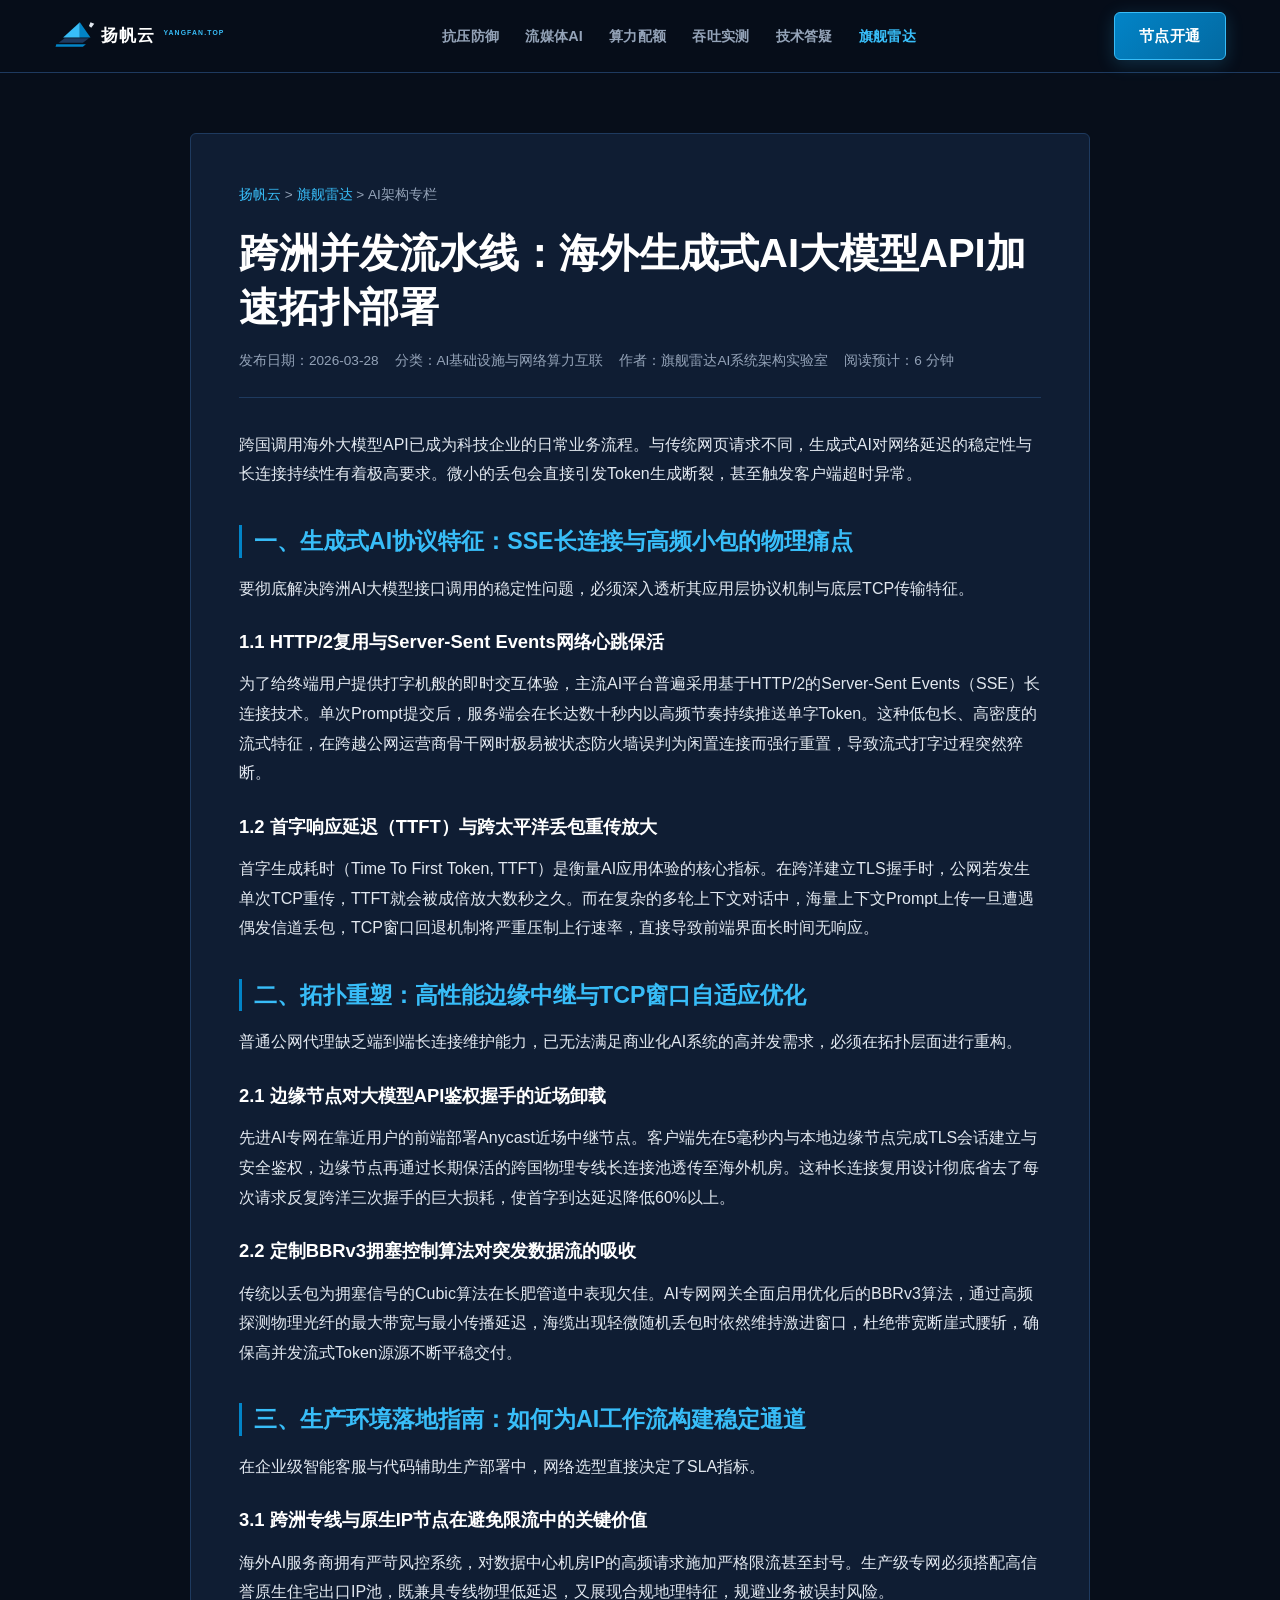
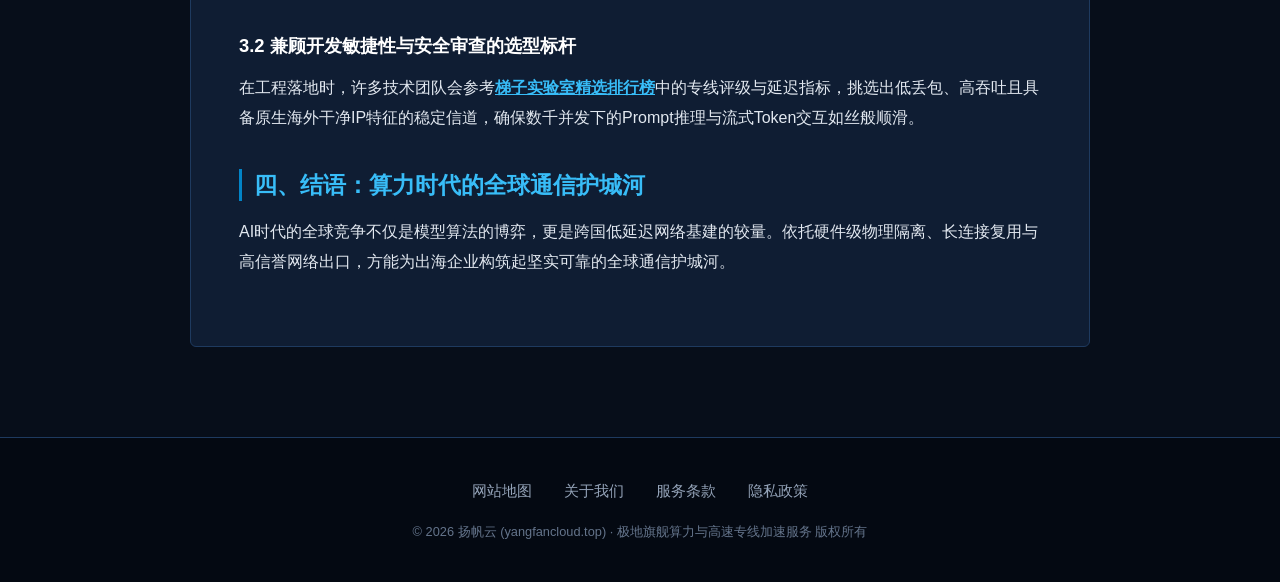
<file: ai-large-model-distributed-pipeline.html>
<!DOCTYPE html>
<html lang="zh-CN">
<head>
  <meta charset="UTF-8">
  <meta name="viewport" content="width=device-width, initial-scale=1.0">
  <title>跨洲并发流水线：海外生成式AI大模型API加速拓扑部署 | 旗舰雷达</title>
  <meta name="description" content="深入解构跨国生成式AI与大语言模型API调用中的网络瓶颈。针对Server-Sent Events流式传输、首字生成延迟（TTFT）及TCP窗口拥塞控制，提供生产级高并发专线拓扑方案。">
  <link rel="stylesheet" href="style.css">
</head>
<body>
  <!-- 顶部吸顶指挥舱导航 -->
  <header class="cockpit-nav">
    <div class="cockpit-shell cockpit-row">
      <a href="index.html" class="cockpit-logo-link">
        <svg class="cockpit-logo-svg" viewBox="0 0 250 50" fill="none" xmlns="http://www.w3.org/2000/svg">
          <polygon points="6,34 38,34 46,28 14,28" fill="#1E3A5F"/>
          <polygon points="12,27 34,7 34,27" fill="#38BDF8"/>
          <polygon points="34,7 48,27 34,27" fill="#0284C7"/>
          <polygon points="3,36 42,36 38,39 2,39" fill="#0284C7"/>
          <polygon points="46,12 48,7 53,9 49,14" fill="#E2E8F0"/>
          <text x="62" y="32" font-family="-apple-system, sans-serif" font-weight="900" font-size="22" fill="#FFFFFF" letter-spacing="1">扬帆云</text>
          <text x="144" y="24" font-family="-apple-system, sans-serif" font-weight="700" font-size="9" fill="#38BDF8" letter-spacing="1.5">YANGFAN.TOP</text>
        </svg>
      </a>

      <ul class="cockpit-menu">
        <li><a href="index.html#spec-advantages" class="cockpit-menu-link">抗压防御</a></li>
        <li><a href="index.html#stream-ai-cluster" class="cockpit-menu-link">流媒体AI</a></li>
        <li><a href="index.html#titanium-pricing" class="cockpit-menu-link">算力配额</a></li>
        <li><a href="index.html#pilot-feedback" class="cockpit-menu-link">吞吐实测</a></li>
        <li><a href="index.html#glacier-faq" class="cockpit-menu-link">技术答疑</a></li>
        <li><a href="telemetry.html" class="cockpit-menu-link" style="color: #38BDF8;">旗舰雷达</a></li>
      </ul>

      <div class="cockpit-header-actions">
        <a href="https://ww012.twilightaff.com/#/?code=A56DH1Af" class="top-btn top-btn-glacier cockpit-header-cta" rel="nofollow" target="_blank">节点开通</a>
        <button class="cockpit-mobile-toggle" aria-label="展开导航菜单" onclick="document.querySelector('.cockpit-nav').classList.toggle('nav-expanded')">
          <span></span>
          <span></span>
          <span></span>
        </button>
      </div>
    </div>
  </header>

  <!-- 正文阅读区域 -->
  <main class="cockpit-reading-wrap">
    <div class="cockpit-shell">
      <article class="cockpit-reading-sheet">
        <nav class="cockpit-breadcrumb">
          <a href="index.html">扬帆云</a> &gt; <a href="telemetry.html">旗舰雷达</a> &gt; <span>AI架构专栏</span>
        </nav>

        <h1 class="cockpit-headline">跨洲并发流水线：海外生成式AI大模型API加速拓扑部署</h1>

        <div class="cockpit-published-meta">
          <span>发布日期：2026-03-28</span>
          <span>分类：AI基础设施与网络算力互联</span>
          <span>作者：旗舰雷达AI系统架构实验室</span>
          <span>阅读预计：6 分钟</span>
        </div>

        <div class="cockpit-reading-body">
          <p>跨国调用海外大模型API已成为科技企业的日常业务流程。与传统网页请求不同，生成式AI对网络延迟的稳定性与长连接持续性有着极高要求。微小的丢包会直接引发Token生成断裂，甚至触发客户端超时异常。</p>

          <h2>一、生成式AI协议特征：SSE长连接与高频小包的物理痛点</h2>
          <p>要彻底解决跨洲AI大模型接口调用的稳定性问题，必须深入透析其应用层协议机制与底层TCP传输特征。</p>

          <h3>1.1 HTTP/2复用与Server-Sent Events网络心跳保活</h3>
          <p>为了给终端用户提供打字机般的即时交互体验，主流AI平台普遍采用基于HTTP/2的Server-Sent Events（SSE）长连接技术。单次Prompt提交后，服务端会在长达数十秒内以高频节奏持续推送单字Token。这种低包长、高密度的流式特征，在跨越公网运营商骨干网时极易被状态防火墙误判为闲置连接而强行重置，导致流式打字过程突然猝断。</p>

          <h3>1.2 首字响应延迟（TTFT）与跨太平洋丢包重传放大</h3>
          <p>首字生成耗时（Time To First Token, TTFT）是衡量AI应用体验的核心指标。在跨洋建立TLS握手时，公网若发生单次TCP重传，TTFT就会被成倍放大数秒之久。而在复杂的多轮上下文对话中，海量上下文Prompt上传一旦遭遇偶发信道丢包，TCP窗口回退机制将严重压制上行速率，直接导致前端界面长时间无响应。</p>

          <h2>二、拓扑重塑：高性能边缘中继与TCP窗口自适应优化</h2>
          <p>普通公网代理缺乏端到端长连接维护能力，已无法满足商业化AI系统的高并发需求，必须在拓扑层面进行重构。</p>

          <h3>2.1 边缘节点对大模型API鉴权握手的近场卸载</h3>
          <p>先进AI专网在靠近用户的前端部署Anycast近场中继节点。客户端先在5毫秒内与本地边缘节点完成TLS会话建立与安全鉴权，边缘节点再通过长期保活的跨国物理专线长连接池透传至海外机房。这种长连接复用设计彻底省去了每次请求反复跨洋三次握手的巨大损耗，使首字到达延迟降低60%以上。</p>

          <h3>2.2 定制BBRv3拥塞控制算法对突发数据流的吸收</h3>
          <p>传统以丢包为拥塞信号的Cubic算法在长肥管道中表现欠佳。AI专网网关全面启用优化后的BBRv3算法，通过高频探测物理光纤的最大带宽与最小传播延迟，海缆出现轻微随机丢包时依然维持激进窗口，杜绝带宽断崖式腰斩，确保高并发流式Token源源不断平稳交付。</p>

          <h2>三、生产环境落地指南：如何为AI工作流构建稳定通道</h2>
          <p>在企业级智能客服与代码辅助生产部署中，网络选型直接决定了SLA指标。</p>

          <h3>3.1 跨洲专线与原生IP节点在避免限流中的关键价值</h3>
          <p>海外AI服务商拥有严苛风控系统，对数据中心机房IP的高频请求施加严格限流甚至封号。生产级专网必须搭配高信誉原生住宅出口IP池，既兼具专线物理低延迟，又展现合规地理特征，规避业务被误封风险。</p>

          <h3>3.2 兼顾开发敏捷性与安全审查的选型标杆</h3>
          <p>在工程落地时，许多技术团队会参考<a href="https://tizilab.net/" target="_blank">梯子实验室精选排行榜</a>中的专线评级与延迟指标，挑选出低丢包、高吞吐且具备原生海外干净IP特征的稳定信道，确保数千并发下的Prompt推理与流式Token交互如丝般顺滑。</p>

          <h2>四、结语：算力时代的全球通信护城河</h2>
          <p>AI时代的全球竞争不仅是模型算法的博弈，更是跨国低延迟网络基建的较量。依托硬件级物理隔离、长连接复用与高信誉网络出口，方能为出海企业构筑起坚实可靠的全球通信护城河。</p>
        </div>
      </article>
    </div>
  </main>

  <!-- 页脚 -->
  <footer class="glacier-footer">
    <div class="cockpit-shell">
      <nav class="glacier-footer-nav">
        <a href="sitemap.html" class="glacier-footer-item">网站地图</a>
        <a href="about.html" class="glacier-footer-item">关于我们</a>
        <a href="terms.html" class="glacier-footer-item">服务条款</a>
        <a href="privacy.html" class="glacier-footer-item">隐私政策</a>
      </nav>
      <p class="glacier-footer-claim">© 2026 扬帆云 (yangfancloud.top) · 极地旗舰算力与高速专线加速服务 版权所有</p>
    </div>
  </footer>
  <script>
    document.querySelectorAll('.cockpit-menu a').forEach(function(link) {
      link.addEventListener('click', function() {
        var header = document.querySelector('.cockpit-nav');
        if (header) header.classList.remove('nav-expanded');
      });
    });
  </script>
</body>
</html>
</file>
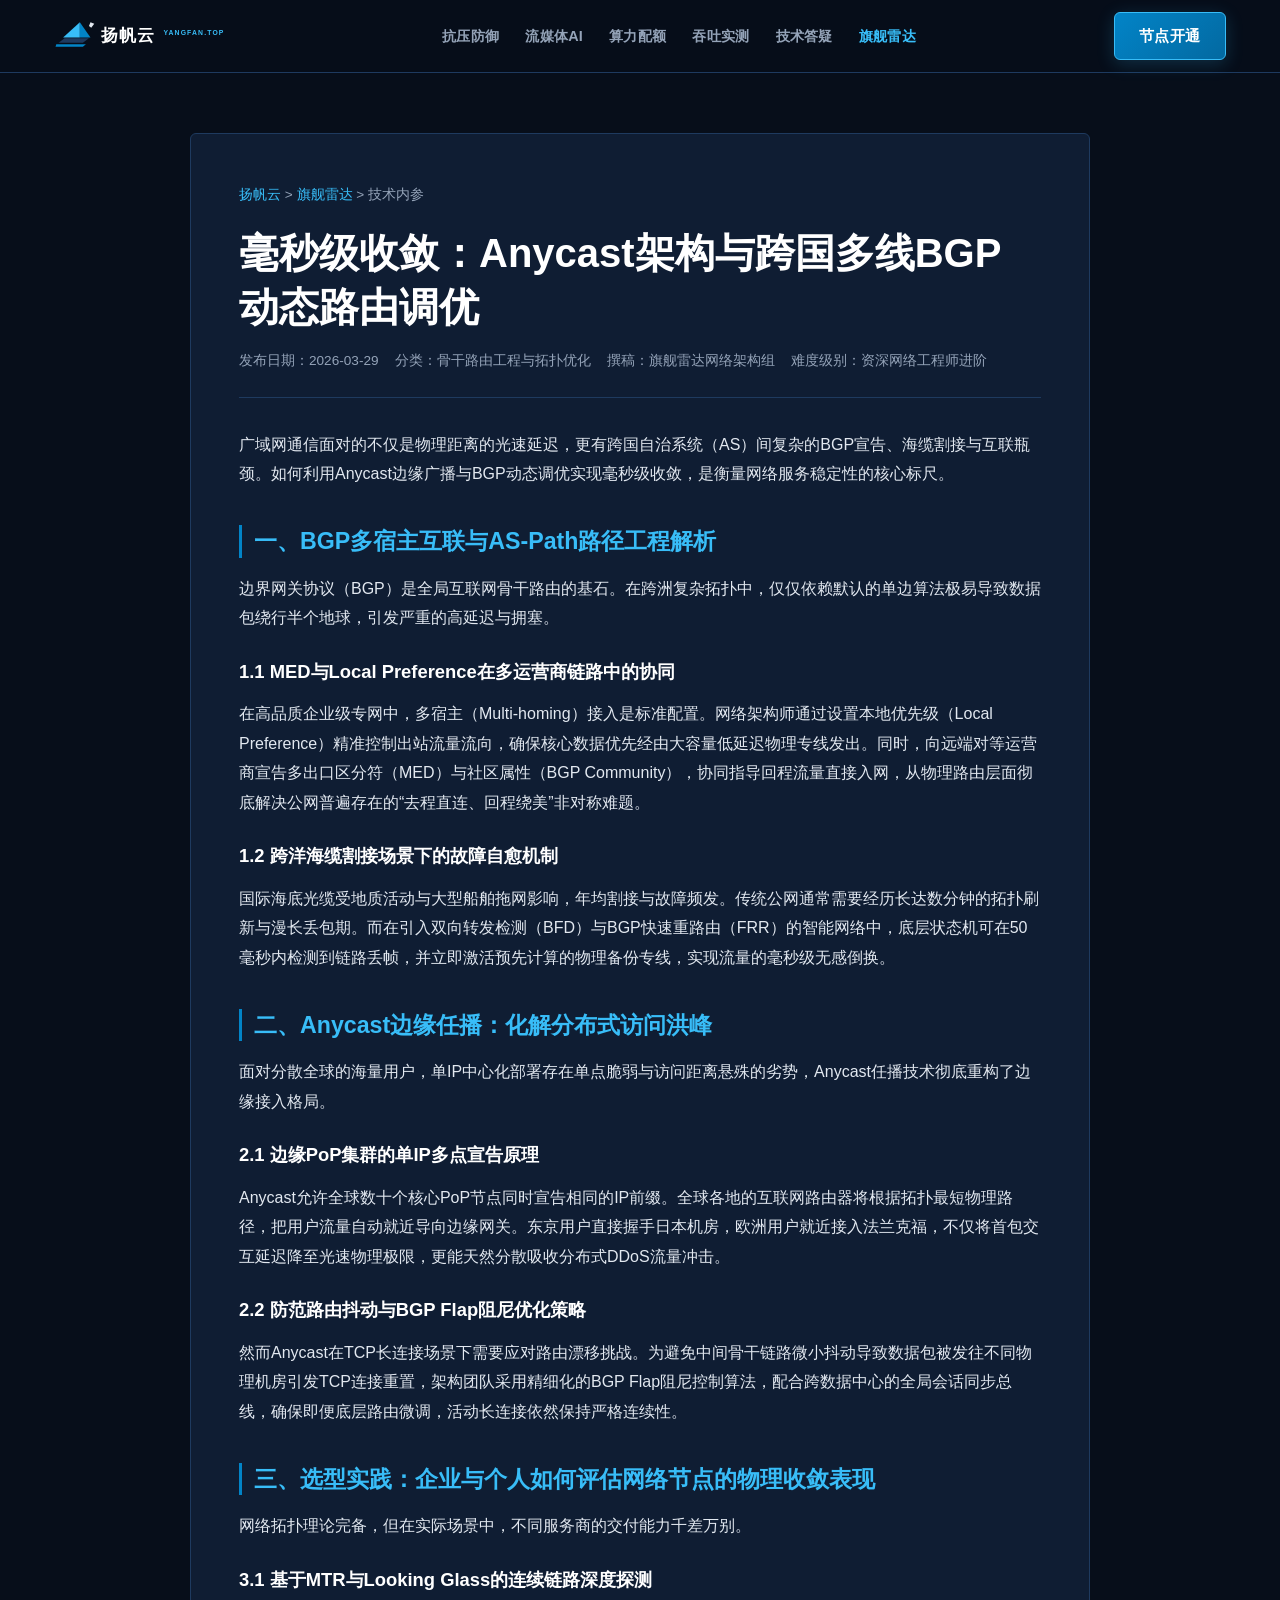
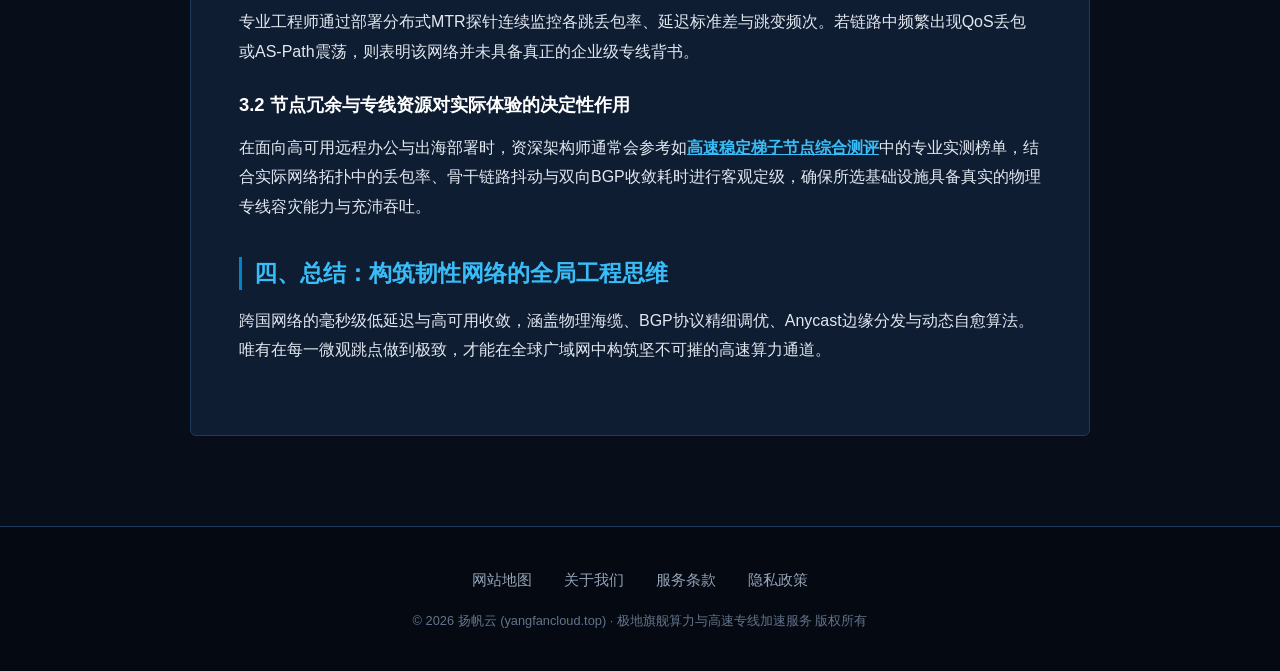
<file: anycast-bgp-latency-convergence.html>
<!DOCTYPE html>
<html lang="zh-CN">
<head>
  <meta charset="UTF-8">
  <meta name="viewport" content="width=device-width, initial-scale=1.0">
  <title>毫秒级收敛：Anycast架构与跨国多线BGP动态路由调优 | 旗舰雷达</title>
  <meta name="description" content="深度解析跨国广域网中的Anycast任播边缘分发与多宿主BGP路由优化技术。通过AS-Path策略调优、海缆故障毫秒级倒换及链路阻尼控制，打造高韧性低抖动跨境通信中枢。">
  <link rel="stylesheet" href="style.css">
</head>
<body>
  <!-- 顶部吸顶指挥舱导航 -->
  <header class="cockpit-nav">
    <div class="cockpit-shell cockpit-row">
      <a href="index.html" class="cockpit-logo-link">
        <svg class="cockpit-logo-svg" viewBox="0 0 250 50" fill="none" xmlns="http://www.w3.org/2000/svg">
          <polygon points="6,34 38,34 46,28 14,28" fill="#1E3A5F"/>
          <polygon points="12,27 34,7 34,27" fill="#38BDF8"/>
          <polygon points="34,7 48,27 34,27" fill="#0284C7"/>
          <polygon points="3,36 42,36 38,39 2,39" fill="#0284C7"/>
          <polygon points="46,12 48,7 53,9 49,14" fill="#E2E8F0"/>
          <text x="62" y="32" font-family="-apple-system, sans-serif" font-weight="900" font-size="22" fill="#FFFFFF" letter-spacing="1">扬帆云</text>
          <text x="144" y="24" font-family="-apple-system, sans-serif" font-weight="700" font-size="9" fill="#38BDF8" letter-spacing="1.5">YANGFAN.TOP</text>
        </svg>
      </a>

      <ul class="cockpit-menu">
        <li><a href="index.html#spec-advantages" class="cockpit-menu-link">抗压防御</a></li>
        <li><a href="index.html#stream-ai-cluster" class="cockpit-menu-link">流媒体AI</a></li>
        <li><a href="index.html#titanium-pricing" class="cockpit-menu-link">算力配额</a></li>
        <li><a href="index.html#pilot-feedback" class="cockpit-menu-link">吞吐实测</a></li>
        <li><a href="index.html#glacier-faq" class="cockpit-menu-link">技术答疑</a></li>
        <li><a href="telemetry.html" class="cockpit-menu-link" style="color: #38BDF8;">旗舰雷达</a></li>
      </ul>

      <div class="cockpit-header-actions">
        <a href="https://ww012.twilightaff.com/#/?code=A56DH1Af" class="top-btn top-btn-glacier cockpit-header-cta" rel="nofollow" target="_blank">节点开通</a>
        <button class="cockpit-mobile-toggle" aria-label="展开导航菜单" onclick="document.querySelector('.cockpit-nav').classList.toggle('nav-expanded')">
          <span></span>
          <span></span>
          <span></span>
        </button>
      </div>
    </div>
  </header>

  <!-- 正文阅读区域 -->
  <main class="cockpit-reading-wrap">
    <div class="cockpit-shell">
      <article class="cockpit-reading-sheet">
        <nav class="cockpit-breadcrumb">
          <a href="index.html">扬帆云</a> &gt; <a href="telemetry.html">旗舰雷达</a> &gt; <span>技术内参</span>
        </nav>

        <h1 class="cockpit-headline">毫秒级收敛：Anycast架构与跨国多线BGP动态路由调优</h1>

        <div class="cockpit-published-meta">
          <span>发布日期：2026-03-29</span>
          <span>分类：骨干路由工程与拓扑优化</span>
          <span>撰稿：旗舰雷达网络架构组</span>
          <span>难度级别：资深网络工程师进阶</span>
        </div>

        <div class="cockpit-reading-body">
          <p>广域网通信面对的不仅是物理距离的光速延迟，更有跨国自治系统（AS）间复杂的BGP宣告、海缆割接与互联瓶颈。如何利用Anycast边缘广播与BGP动态调优实现毫秒级收敛，是衡量网络服务稳定性的核心标尺。</p>

          <h2>一、BGP多宿主互联与AS-Path路径工程解析</h2>
          <p>边界网关协议（BGP）是全局互联网骨干路由的基石。在跨洲复杂拓扑中，仅仅依赖默认的单边算法极易导致数据包绕行半个地球，引发严重的高延迟与拥塞。</p>

          <h3>1.1 MED与Local Preference在多运营商链路中的协同</h3>
          <p>在高品质企业级专网中，多宿主（Multi-homing）接入是标准配置。网络架构师通过设置本地优先级（Local Preference）精准控制出站流量流向，确保核心数据优先经由大容量低延迟物理专线发出。同时，向远端对等运营商宣告多出口区分符（MED）与社区属性（BGP Community），协同指导回程流量直接入网，从物理路由层面彻底解决公网普遍存在的“去程直连、回程绕美”非对称难题。</p>

          <h3>1.2 跨洋海缆割接场景下的故障自愈机制</h3>
          <p>国际海底光缆受地质活动与大型船舶拖网影响，年均割接与故障频发。传统公网通常需要经历长达数分钟的拓扑刷新与漫长丢包期。而在引入双向转发检测（BFD）与BGP快速重路由（FRR）的智能网络中，底层状态机可在50毫秒内检测到链路丢帧，并立即激活预先计算的物理备份专线，实现流量的毫秒级无感倒换。</p>

          <h2>二、Anycast边缘任播：化解分布式访问洪峰</h2>
          <p>面对分散全球的海量用户，单IP中心化部署存在单点脆弱与访问距离悬殊的劣势，Anycast任播技术彻底重构了边缘接入格局。</p>

          <h3>2.1 边缘PoP集群的单IP多点宣告原理</h3>
          <p>Anycast允许全球数十个核心PoP节点同时宣告相同的IP前缀。全球各地的互联网路由器将根据拓扑最短物理路径，把用户流量自动就近导向边缘网关。东京用户直接握手日本机房，欧洲用户就近接入法兰克福，不仅将首包交互延迟降至光速物理极限，更能天然分散吸收分布式DDoS流量冲击。</p>

          <h3>2.2 防范路由抖动与BGP Flap阻尼优化策略</h3>
          <p>然而Anycast在TCP长连接场景下需要应对路由漂移挑战。为避免中间骨干链路微小抖动导致数据包被发往不同物理机房引发TCP连接重置，架构团队采用精细化的BGP Flap阻尼控制算法，配合跨数据中心的全局会话同步总线，确保即便底层路由微调，活动长连接依然保持严格连续性。</p>

          <h2>三、选型实践：企业与个人如何评估网络节点的物理收敛表现</h2>
          <p>网络拓扑理论完备，但在实际场景中，不同服务商的交付能力千差万别。</p>

          <h3>3.1 基于MTR与Looking Glass的连续链路深度探测</h3>
          <p>专业工程师通过部署分布式MTR探针连续监控各跳丢包率、延迟标准差与跳变频次。若链路中频繁出现QoS丢包或AS-Path震荡，则表明该网络并未具备真正的企业级专线背书。</p>

          <h3>3.2 节点冗余与专线资源对实际体验的决定性作用</h3>
          <p>在面向高可用远程办公与出海部署时，资深架构师通常会参考如<a href="https://tizilab.net/" target="_blank">高速稳定梯子节点综合测评</a>中的专业实测榜单，结合实际网络拓扑中的丢包率、骨干链路抖动与双向BGP收敛耗时进行客观定级，确保所选基础设施具备真实的物理专线容灾能力与充沛吞吐。</p>

          <h2>四、总结：构筑韧性网络的全局工程思维</h2>
          <p>跨国网络的毫秒级低延迟与高可用收敛，涵盖物理海缆、BGP协议精细调优、Anycast边缘分发与动态自愈算法。唯有在每一微观跳点做到极致，才能在全球广域网中构筑坚不可摧的高速算力通道。</p>
        </div>
      </article>
    </div>
  </main>

  <!-- 页脚 -->
  <footer class="glacier-footer">
    <div class="cockpit-shell">
      <nav class="glacier-footer-nav">
        <a href="sitemap.html" class="glacier-footer-item">网站地图</a>
        <a href="about.html" class="glacier-footer-item">关于我们</a>
        <a href="terms.html" class="glacier-footer-item">服务条款</a>
        <a href="privacy.html" class="glacier-footer-item">隐私政策</a>
      </nav>
      <p class="glacier-footer-claim">© 2026 扬帆云 (yangfancloud.top) · 极地旗舰算力与高速专线加速服务 版权所有</p>
    </div>
  </footer>
  <script>
    document.querySelectorAll('.cockpit-menu a').forEach(function(link) {
      link.addEventListener('click', function() {
        var header = document.querySelector('.cockpit-nav');
        if (header) header.classList.remove('nav-expanded');
      });
    });
  </script>
</body>
</html>
</file>
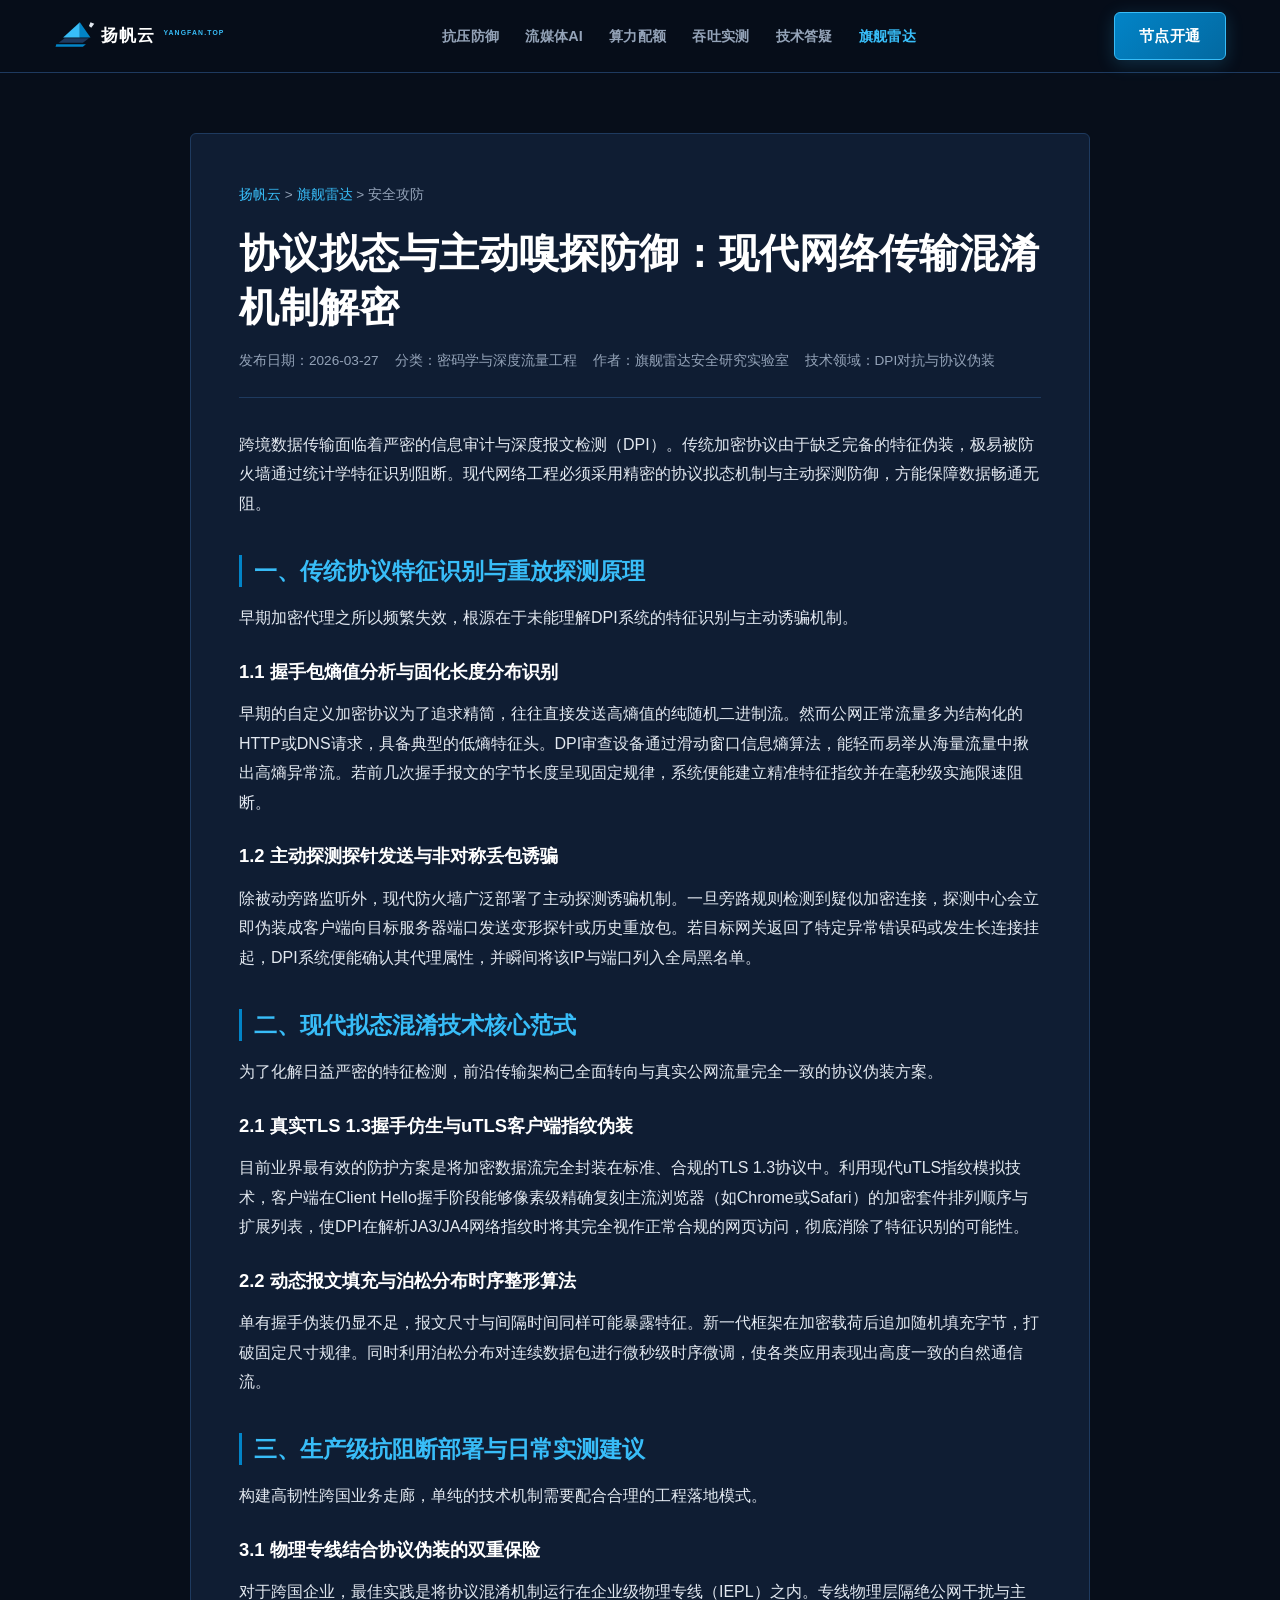
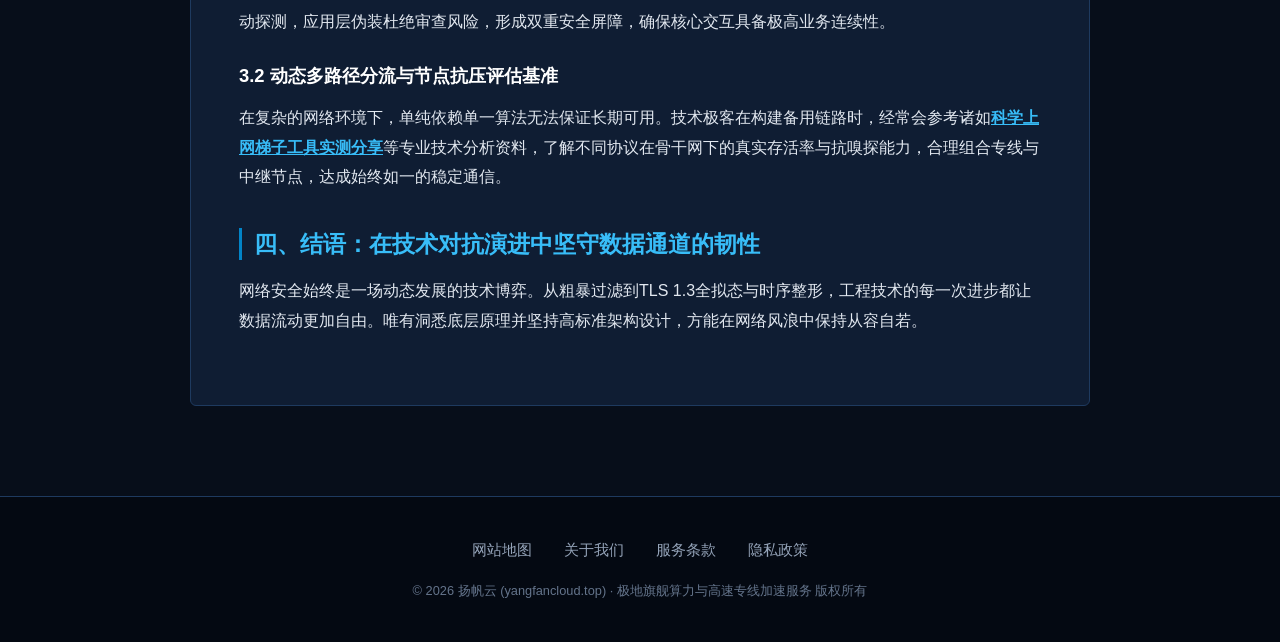
<file: deep-packet-inspection-evasion-tech.html>
<!DOCTYPE html>
<html lang="zh-CN">
<head>
  <meta charset="UTF-8">
  <meta name="viewport" content="width=device-width, initial-scale=1.0">
  <title>协议拟态与主动嗅探防御：现代网络传输混淆机制解密 | 旗舰雷达</title>
  <meta name="description" content="深入解析网络深度报文检测（DPI）的主动嗅探防御原理。剖析TLS 1.3协议仿生、uTLS指纹模拟、随机报文填充与时序整形算法，全景展示高抗干扰网络传输混淆架构。">
  <link rel="stylesheet" href="style.css">
</head>
<body>
  <!-- 顶部吸顶指挥舱导航 -->
  <header class="cockpit-nav">
    <div class="cockpit-shell cockpit-row">
      <a href="index.html" class="cockpit-logo-link">
        <svg class="cockpit-logo-svg" viewBox="0 0 250 50" fill="none" xmlns="http://www.w3.org/2000/svg">
          <polygon points="6,34 38,34 46,28 14,28" fill="#1E3A5F"/>
          <polygon points="12,27 34,7 34,27" fill="#38BDF8"/>
          <polygon points="34,7 48,27 34,27" fill="#0284C7"/>
          <polygon points="3,36 42,36 38,39 2,39" fill="#0284C7"/>
          <polygon points="46,12 48,7 53,9 49,14" fill="#E2E8F0"/>
          <text x="62" y="32" font-family="-apple-system, sans-serif" font-weight="900" font-size="22" fill="#FFFFFF" letter-spacing="1">扬帆云</text>
          <text x="144" y="24" font-family="-apple-system, sans-serif" font-weight="700" font-size="9" fill="#38BDF8" letter-spacing="1.5">YANGFAN.TOP</text>
        </svg>
      </a>

      <ul class="cockpit-menu">
        <li><a href="index.html#spec-advantages" class="cockpit-menu-link">抗压防御</a></li>
        <li><a href="index.html#stream-ai-cluster" class="cockpit-menu-link">流媒体AI</a></li>
        <li><a href="index.html#titanium-pricing" class="cockpit-menu-link">算力配额</a></li>
        <li><a href="index.html#pilot-feedback" class="cockpit-menu-link">吞吐实测</a></li>
        <li><a href="index.html#glacier-faq" class="cockpit-menu-link">技术答疑</a></li>
        <li><a href="telemetry.html" class="cockpit-menu-link" style="color: #38BDF8;">旗舰雷达</a></li>
      </ul>

      <div class="cockpit-header-actions">
        <a href="https://ww012.twilightaff.com/#/?code=A56DH1Af" class="top-btn top-btn-glacier cockpit-header-cta" rel="nofollow" target="_blank">节点开通</a>
        <button class="cockpit-mobile-toggle" aria-label="展开导航菜单" onclick="document.querySelector('.cockpit-nav').classList.toggle('nav-expanded')">
          <span></span>
          <span></span>
          <span></span>
        </button>
      </div>
    </div>
  </header>

  <!-- 正文阅读区域 -->
  <main class="cockpit-reading-wrap">
    <div class="cockpit-shell">
      <article class="cockpit-reading-sheet">
        <nav class="cockpit-breadcrumb">
          <a href="index.html">扬帆云</a> &gt; <a href="telemetry.html">旗舰雷达</a> &gt; <span>安全攻防</span>
        </nav>

        <h1 class="cockpit-headline">协议拟态与主动嗅探防御：现代网络传输混淆机制解密</h1>

        <div class="cockpit-published-meta">
          <span>发布日期：2026-03-27</span>
          <span>分类：密码学与深度流量工程</span>
          <span>作者：旗舰雷达安全研究实验室</span>
          <span>技术领域：DPI对抗与协议伪装</span>
        </div>

        <div class="cockpit-reading-body">
          <p>跨境数据传输面临着严密的信息审计与深度报文检测（DPI）。传统加密协议由于缺乏完备的特征伪装，极易被防火墙通过统计学特征识别阻断。现代网络工程必须采用精密的协议拟态机制与主动探测防御，方能保障数据畅通无阻。</p>

          <h2>一、传统协议特征识别与重放探测原理</h2>
          <p>早期加密代理之所以频繁失效，根源在于未能理解DPI系统的特征识别与主动诱骗机制。</p>

          <h3>1.1 握手包熵值分析与固化长度分布识别</h3>
          <p>早期的自定义加密协议为了追求精简，往往直接发送高熵值的纯随机二进制流。然而公网正常流量多为结构化的HTTP或DNS请求，具备典型的低熵特征头。DPI审查设备通过滑动窗口信息熵算法，能轻而易举从海量流量中揪出高熵异常流。若前几次握手报文的字节长度呈现固定规律，系统便能建立精准特征指纹并在毫秒级实施限速阻断。</p>

          <h3>1.2 主动探测探针发送与非对称丢包诱骗</h3>
          <p>除被动旁路监听外，现代防火墙广泛部署了主动探测诱骗机制。一旦旁路规则检测到疑似加密连接，探测中心会立即伪装成客户端向目标服务器端口发送变形探针或历史重放包。若目标网关返回了特定异常错误码或发生长连接挂起，DPI系统便能确认其代理属性，并瞬间将该IP与端口列入全局黑名单。</p>

          <h2>二、现代拟态混淆技术核心范式</h2>
          <p>为了化解日益严密的特征检测，前沿传输架构已全面转向与真实公网流量完全一致的协议伪装方案。</p>

          <h3>2.1 真实TLS 1.3握手仿生与uTLS客户端指纹伪装</h3>
          <p>目前业界最有效的防护方案是将加密数据流完全封装在标准、合规的TLS 1.3协议中。利用现代uTLS指纹模拟技术，客户端在Client Hello握手阶段能够像素级精确复刻主流浏览器（如Chrome或Safari）的加密套件排列顺序与扩展列表，使DPI在解析JA3/JA4网络指纹时将其完全视作正常合规的网页访问，彻底消除了特征识别的可能性。</p>

          <h3>2.2 动态报文填充与泊松分布时序整形算法</h3>
          <p>单有握手伪装仍显不足，报文尺寸与间隔时间同样可能暴露特征。新一代框架在加密载荷后追加随机填充字节，打破固定尺寸规律。同时利用泊松分布对连续数据包进行微秒级时序微调，使各类应用表现出高度一致的自然通信流。</p>

          <h2>三、生产级抗阻断部署与日常实测建议</h2>
          <p>构建高韧性跨国业务走廊，单纯的技术机制需要配合合理的工程落地模式。</p>

          <h3>3.1 物理专线结合协议伪装的双重保险</h3>
          <p>对于跨国企业，最佳实践是将协议混淆机制运行在企业级物理专线（IEPL）之内。专线物理层隔绝公网干扰与主动探测，应用层伪装杜绝审查风险，形成双重安全屏障，确保核心交互具备极高业务连续性。</p>

          <h3>3.2 动态多路径分流与节点抗压评估基准</h3>
          <p>在复杂的网络环境下，单纯依赖单一算法无法保证长期可用。技术极客在构建备用链路时，经常会参考诸如<a href="https://tizilab.net/" target="_blank">科学上网梯子工具实测分享</a>等专业技术分析资料，了解不同协议在骨干网下的真实存活率与抗嗅探能力，合理组合专线与中继节点，达成始终如一的稳定通信。</p>

          <h2>四、结语：在技术对抗演进中坚守数据通道的韧性</h2>
          <p>网络安全始终是一场动态发展的技术博弈。从粗暴过滤到TLS 1.3全拟态与时序整形，工程技术的每一次进步都让数据流动更加自由。唯有洞悉底层原理并坚持高标准架构设计，方能在网络风浪中保持从容自若。</p>
        </div>
      </article>
    </div>
  </main>

  <!-- 页脚 -->
  <footer class="glacier-footer">
    <div class="cockpit-shell">
      <nav class="glacier-footer-nav">
        <a href="sitemap.html" class="glacier-footer-item">网站地图</a>
        <a href="about.html" class="glacier-footer-item">关于我们</a>
        <a href="terms.html" class="glacier-footer-item">服务条款</a>
        <a href="privacy.html" class="glacier-footer-item">隐私政策</a>
      </nav>
      <p class="glacier-footer-claim">© 2026 扬帆云 (yangfancloud.top) · 极地旗舰算力与高速专线加速服务 版权所有</p>
    </div>
  </footer>
  <script>
    document.querySelectorAll('.cockpit-menu a').forEach(function(link) {
      link.addEventListener('click', function() {
        var header = document.querySelector('.cockpit-nav');
        if (header) header.classList.remove('nav-expanded');
      });
    });
  </script>
</body>
</html>
</file>
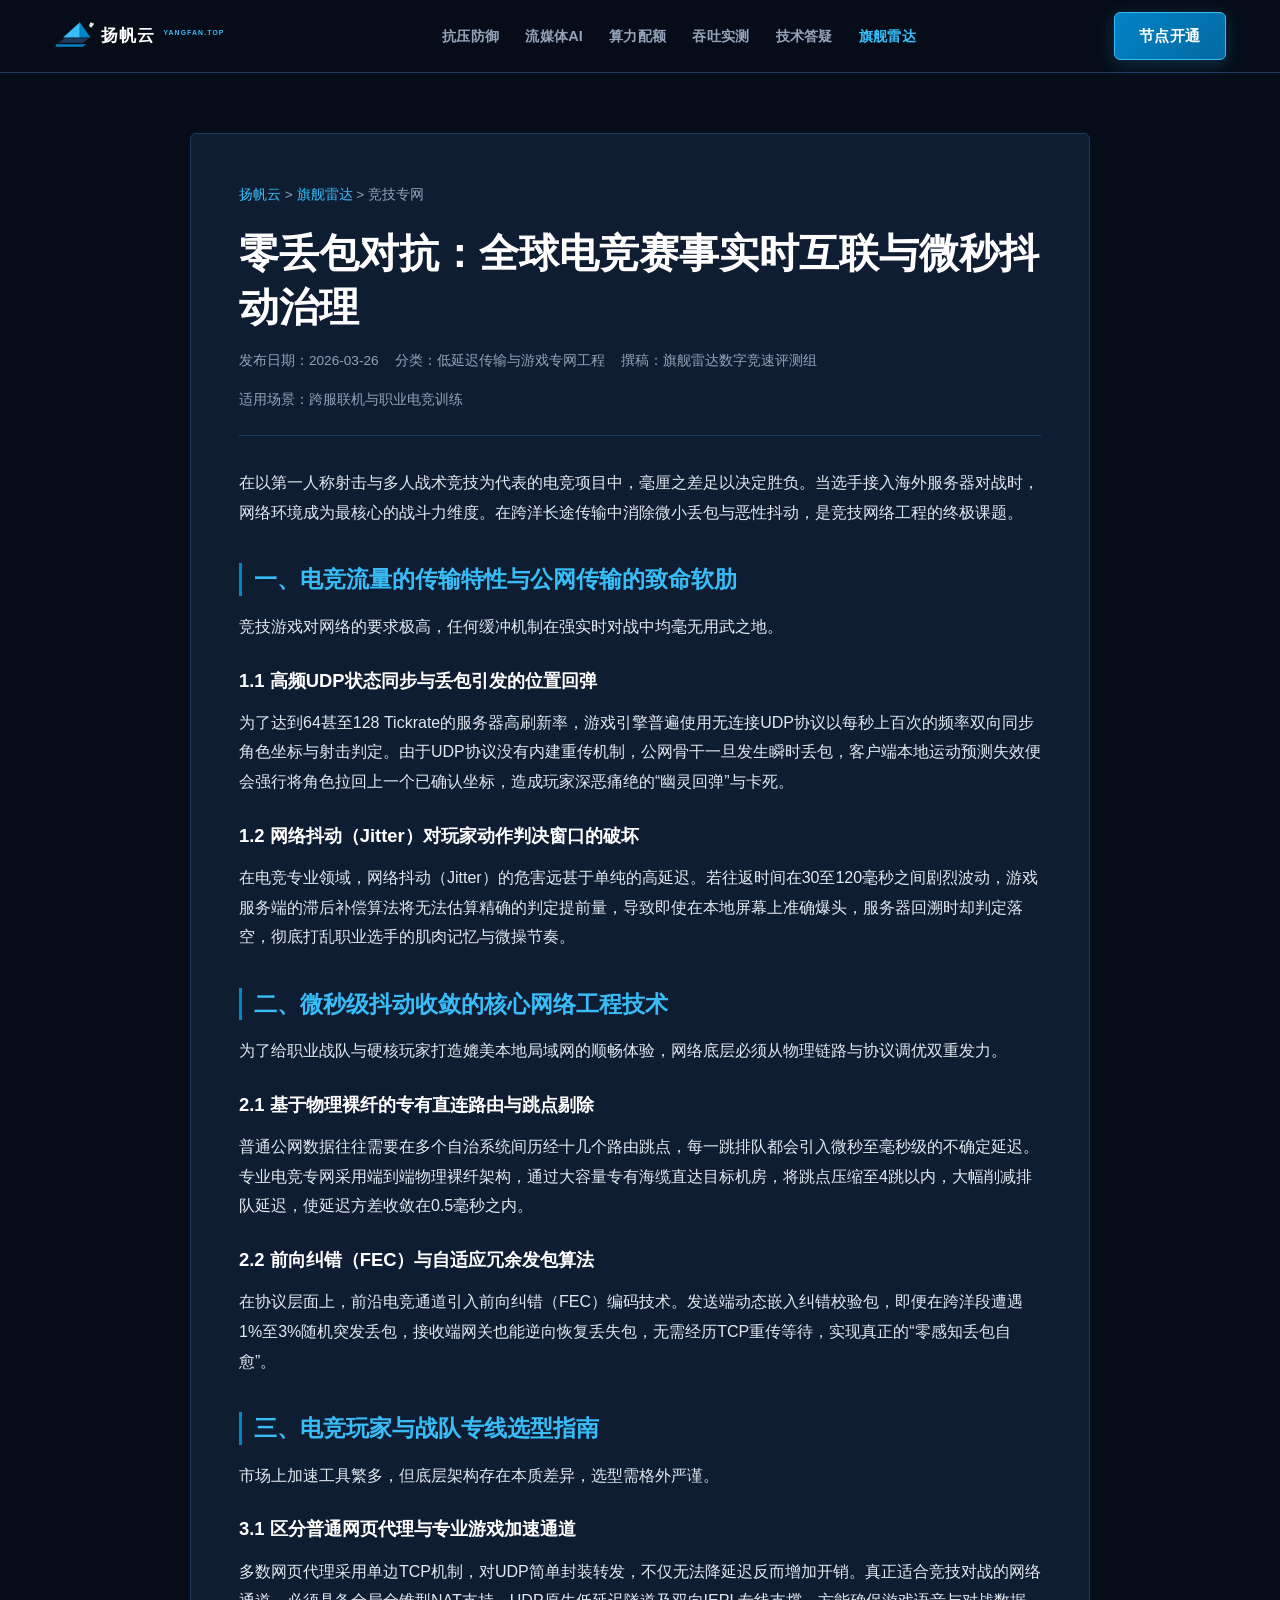
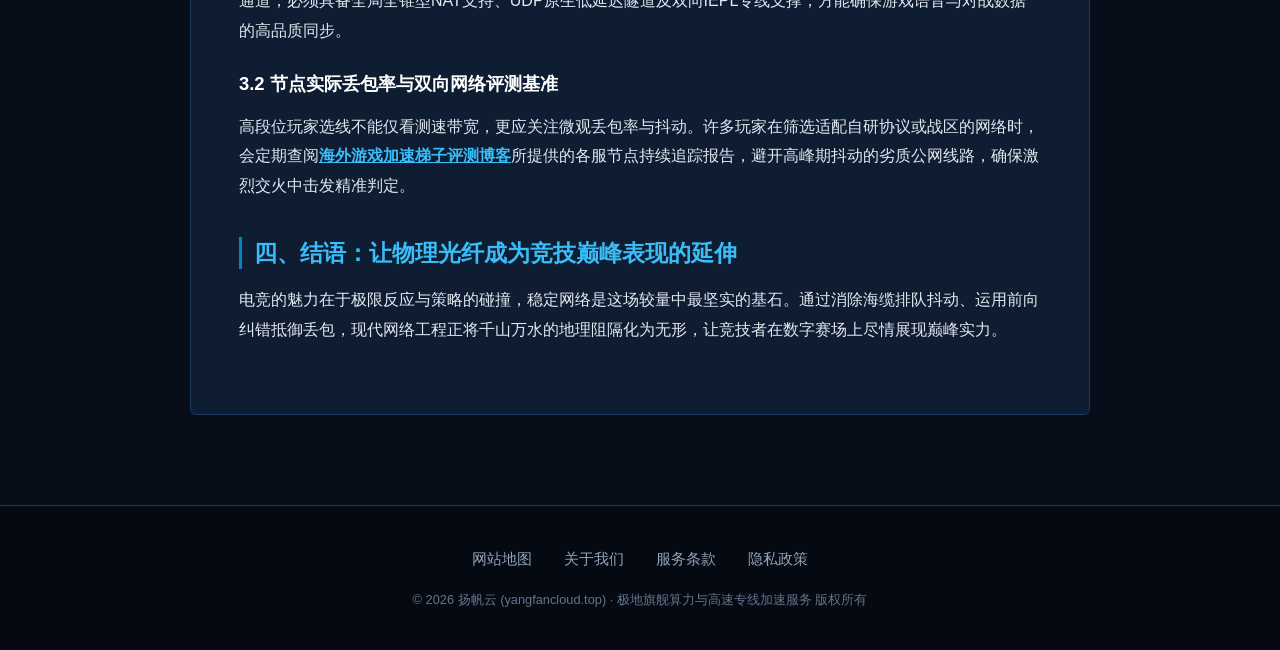
<file: global-esports-latency-jitter-fix.html>
<!DOCTYPE html>
<html lang="zh-CN">
<head>
  <meta charset="UTF-8">
  <meta name="viewport" content="width=device-width, initial-scale=1.0">
  <title>零丢包对抗：全球电竞赛事实时互联与微秒抖动治理 | 旗舰雷达</title>
  <meta name="description" content="深入解析全球跨国电竞赛事中的网络延迟与抖动治理。剖析UDP报文高频传输、前向纠错（FEC）自适应冗余算法与IEPL物理海缆专线直连技术，实现毫秒级零丢包竞技互联。">
  <link rel="stylesheet" href="style.css">
</head>
<body>
  <!-- 顶部吸顶指挥舱导航 -->
  <header class="cockpit-nav">
    <div class="cockpit-shell cockpit-row">
      <a href="index.html" class="cockpit-logo-link">
        <svg class="cockpit-logo-svg" viewBox="0 0 250 50" fill="none" xmlns="http://www.w3.org/2000/svg">
          <polygon points="6,34 38,34 46,28 14,28" fill="#1E3A5F"/>
          <polygon points="12,27 34,7 34,27" fill="#38BDF8"/>
          <polygon points="34,7 48,27 34,27" fill="#0284C7"/>
          <polygon points="3,36 42,36 38,39 2,39" fill="#0284C7"/>
          <polygon points="46,12 48,7 53,9 49,14" fill="#E2E8F0"/>
          <text x="62" y="32" font-family="-apple-system, sans-serif" font-weight="900" font-size="22" fill="#FFFFFF" letter-spacing="1">扬帆云</text>
          <text x="144" y="24" font-family="-apple-system, sans-serif" font-weight="700" font-size="9" fill="#38BDF8" letter-spacing="1.5">YANGFAN.TOP</text>
        </svg>
      </a>

      <ul class="cockpit-menu">
        <li><a href="index.html#spec-advantages" class="cockpit-menu-link">抗压防御</a></li>
        <li><a href="index.html#stream-ai-cluster" class="cockpit-menu-link">流媒体AI</a></li>
        <li><a href="index.html#titanium-pricing" class="cockpit-menu-link">算力配额</a></li>
        <li><a href="index.html#pilot-feedback" class="cockpit-menu-link">吞吐实测</a></li>
        <li><a href="index.html#glacier-faq" class="cockpit-menu-link">技术答疑</a></li>
        <li><a href="telemetry.html" class="cockpit-menu-link" style="color: #38BDF8;">旗舰雷达</a></li>
      </ul>

      <div class="cockpit-header-actions">
        <a href="https://ww012.twilightaff.com/#/?code=A56DH1Af" class="top-btn top-btn-glacier cockpit-header-cta" rel="nofollow" target="_blank">节点开通</a>
        <button class="cockpit-mobile-toggle" aria-label="展开导航菜单" onclick="document.querySelector('.cockpit-nav').classList.toggle('nav-expanded')">
          <span></span>
          <span></span>
          <span></span>
        </button>
      </div>
    </div>
  </header>

  <!-- 正文阅读区域 -->
  <main class="cockpit-reading-wrap">
    <div class="cockpit-shell">
      <article class="cockpit-reading-sheet">
        <nav class="cockpit-breadcrumb">
          <a href="index.html">扬帆云</a> &gt; <a href="telemetry.html">旗舰雷达</a> &gt; <span>竞技专网</span>
        </nav>

        <h1 class="cockpit-headline">零丢包对抗：全球电竞赛事实时互联与微秒抖动治理</h1>

        <div class="cockpit-published-meta">
          <span>发布日期：2026-03-26</span>
          <span>分类：低延迟传输与游戏专网工程</span>
          <span>撰稿：旗舰雷达数字竞速评测组</span>
          <span>适用场景：跨服联机与职业电竞训练</span>
        </div>

        <div class="cockpit-reading-body">
          <p>在以第一人称射击与多人战术竞技为代表的电竞项目中，毫厘之差足以决定胜负。当选手接入海外服务器对战时，网络环境成为最核心的战斗力维度。在跨洋长途传输中消除微小丢包与恶性抖动，是竞技网络工程的终极课题。</p>

          <h2>一、电竞流量的传输特性与公网传输的致命软肋</h2>
          <p>竞技游戏对网络的要求极高，任何缓冲机制在强实时对战中均毫无用武之地。</p>

          <h3>1.1 高频UDP状态同步与丢包引发的位置回弹</h3>
          <p>为了达到64甚至128 Tickrate的服务器高刷新率，游戏引擎普遍使用无连接UDP协议以每秒上百次的频率双向同步角色坐标与射击判定。由于UDP协议没有内建重传机制，公网骨干一旦发生瞬时丢包，客户端本地运动预测失效便会强行将角色拉回上一个已确认坐标，造成玩家深恶痛绝的“幽灵回弹”与卡死。</p>

          <h3>1.2 网络抖动（Jitter）对玩家动作判决窗口的破坏</h3>
          <p>在电竞专业领域，网络抖动（Jitter）的危害远甚于单纯的高延迟。若往返时间在30至120毫秒之间剧烈波动，游戏服务端的滞后补偿算法将无法估算精确的判定提前量，导致即使在本地屏幕上准确爆头，服务器回溯时却判定落空，彻底打乱职业选手的肌肉记忆与微操节奏。</p>

          <h2>二、微秒级抖动收敛的核心网络工程技术</h2>
          <p>为了给职业战队与硬核玩家打造媲美本地局域网的顺畅体验，网络底层必须从物理链路与协议调优双重发力。</p>

          <h3>2.1 基于物理裸纤的专有直连路由与跳点剔除</h3>
          <p>普通公网数据往往需要在多个自治系统间历经十几个路由跳点，每一跳排队都会引入微秒至毫秒级的不确定延迟。专业电竞专网采用端到端物理裸纤架构，通过大容量专有海缆直达目标机房，将跳点压缩至4跳以内，大幅削减排队延迟，使延迟方差收敛在0.5毫秒之内。</p>

          <h3>2.2 前向纠错（FEC）与自适应冗余发包算法</h3>
          <p>在协议层面上，前沿电竞通道引入前向纠错（FEC）编码技术。发送端动态嵌入纠错校验包，即便在跨洋段遭遇1%至3%随机突发丢包，接收端网关也能逆向恢复丢失包，无需经历TCP重传等待，实现真正的“零感知丢包自愈”。</p>

          <h2>三、电竞玩家与战队专线选型指南</h2>
          <p>市场上加速工具繁多，但底层架构存在本质差异，选型需格外严谨。</p>

          <h3>3.1 区分普通网页代理与专业游戏加速通道</h3>
          <p>多数网页代理采用单边TCP机制，对UDP简单封装转发，不仅无法降延迟反而增加开销。真正适合竞技对战的网络通道，必须具备全局全锥型NAT支持、UDP原生低延迟隧道及双向IEPL专线支撑，方能确保游戏语音与对战数据的高品质同步。</p>

          <h3>3.2 节点实际丢包率与双向网络评测基准</h3>
          <p>高段位玩家选线不能仅看测速带宽，更应关注微观丢包率与抖动。许多玩家在筛选适配自研协议或战区的网络时，会定期查阅<a href="https://tizilab.net/" target="_blank">海外游戏加速梯子评测博客</a>所提供的各服节点持续追踪报告，避开高峰期抖动的劣质公网线路，确保激烈交火中击发精准判定。</p>

          <h2>四、结语：让物理光纤成为竞技巅峰表现的延伸</h2>
          <p>电竞的魅力在于极限反应与策略的碰撞，稳定网络是这场较量中最坚实的基石。通过消除海缆排队抖动、运用前向纠错抵御丢包，现代网络工程正将千山万水的地理阻隔化为无形，让竞技者在数字赛场上尽情展现巅峰实力。</p>
        </div>
      </article>
    </div>
  </main>

  <!-- 页脚 -->
  <footer class="glacier-footer">
    <div class="cockpit-shell">
      <nav class="glacier-footer-nav">
        <a href="sitemap.html" class="glacier-footer-item">网站地图</a>
        <a href="about.html" class="glacier-footer-item">关于我们</a>
        <a href="terms.html" class="glacier-footer-item">服务条款</a>
        <a href="privacy.html" class="glacier-footer-item">隐私政策</a>
      </nav>
      <p class="glacier-footer-claim">© 2026 扬帆云 (yangfancloud.top) · 极地旗舰算力与高速专线加速服务 版权所有</p>
    </div>
  </footer>
  <script>
    document.querySelectorAll('.cockpit-menu a').forEach(function(link) {
      link.addEventListener('click', function() {
        var header = document.querySelector('.cockpit-nav');
        if (header) header.classList.remove('nav-expanded');
      });
    });
  </script>
</body>
</html>
</file>
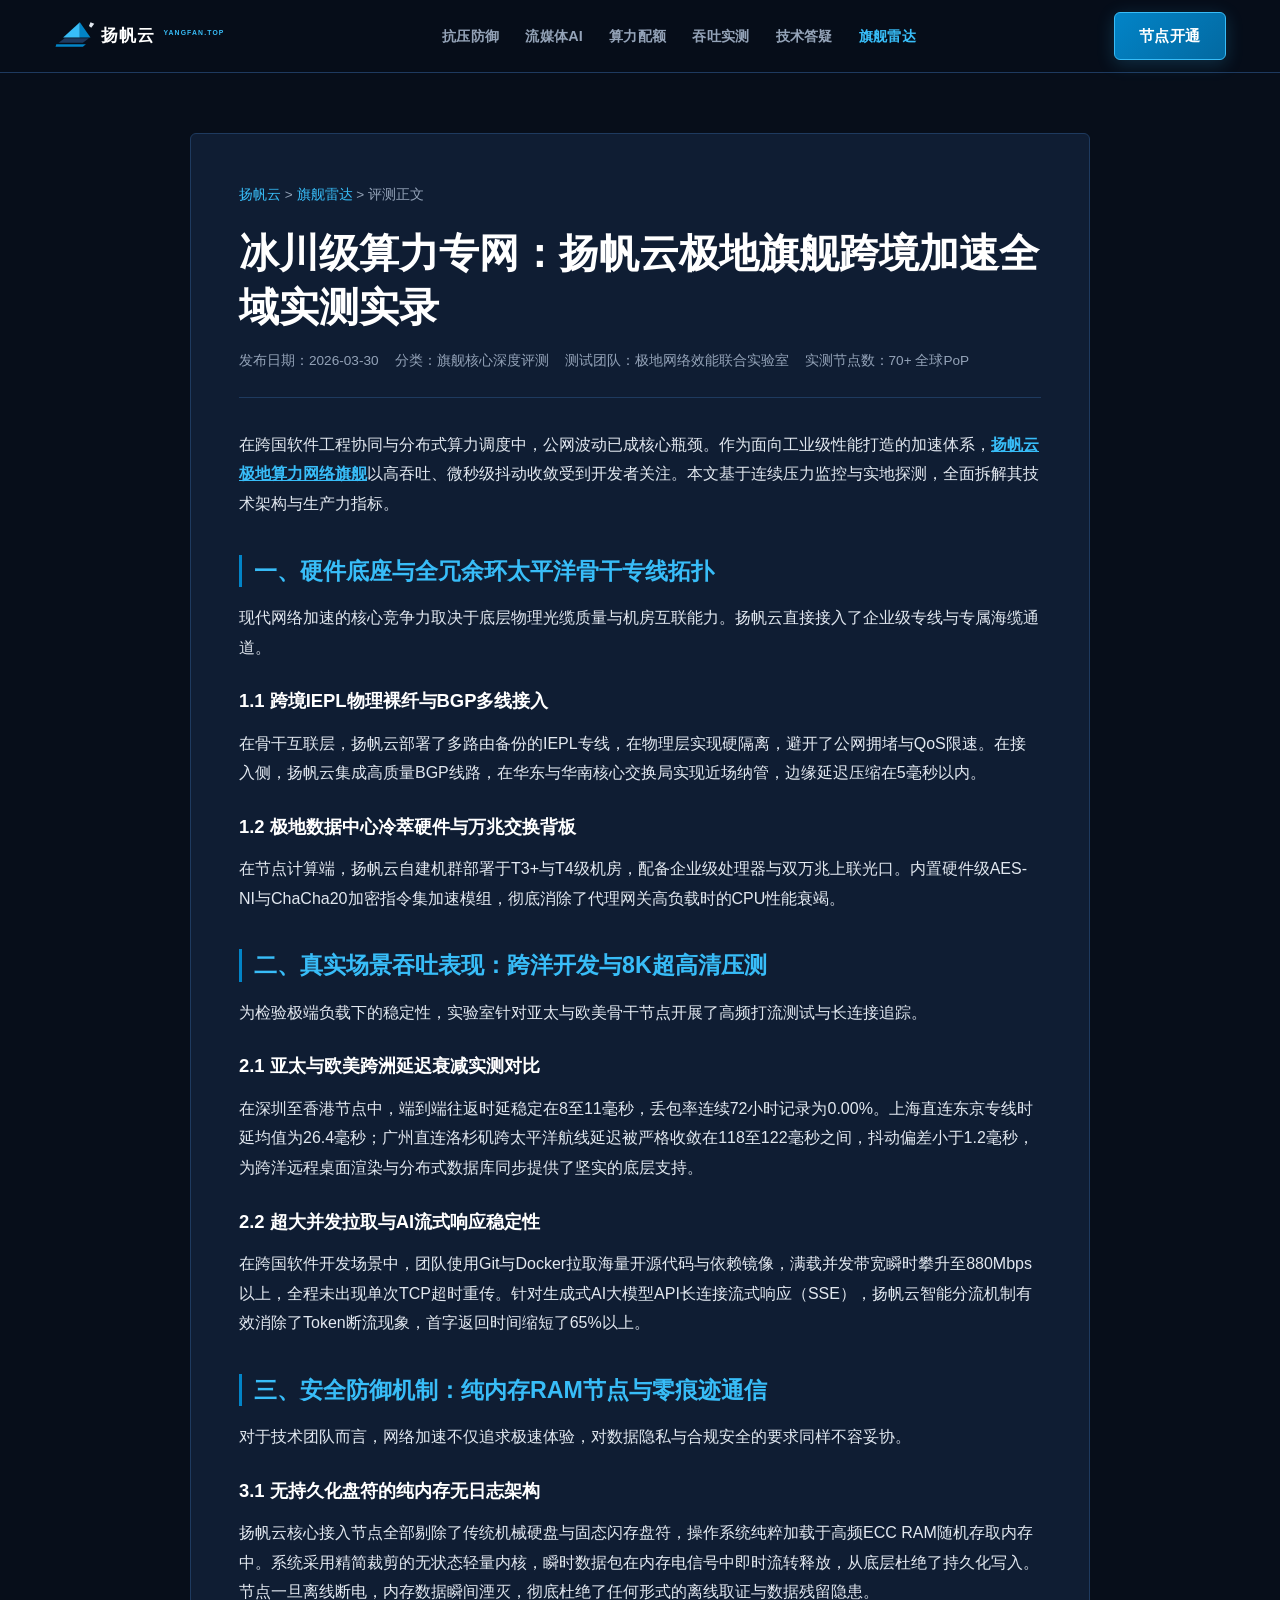
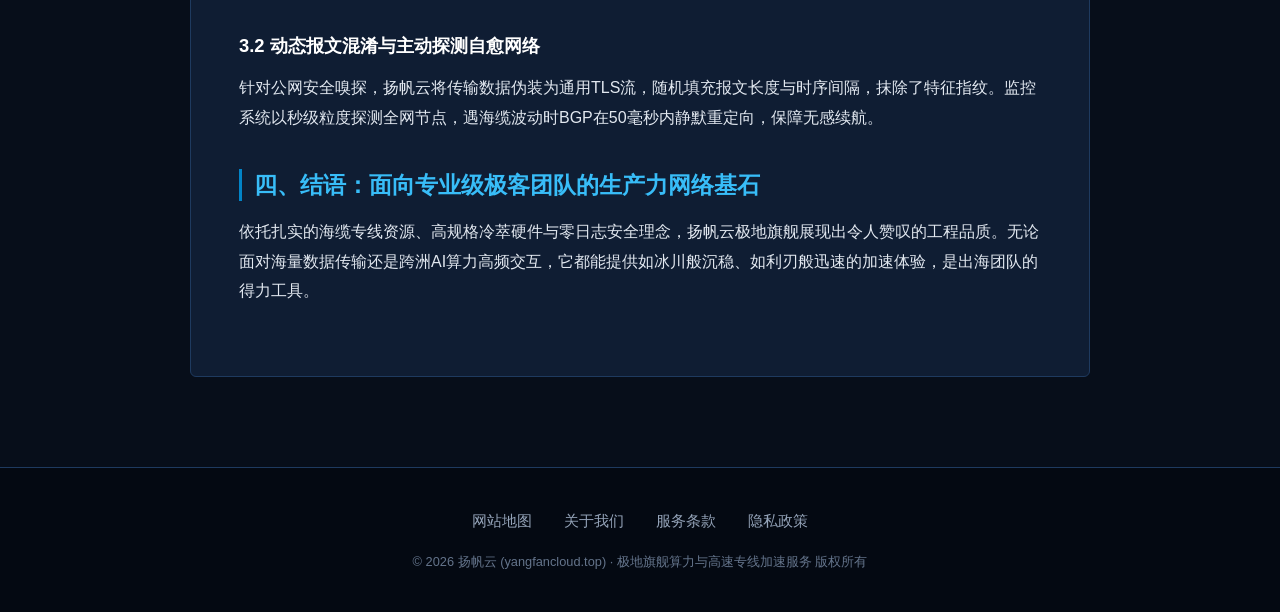
<file: polar-cruiser-flagship-network-review.html>
<!DOCTYPE html>
<html lang="zh-CN">
<head>
  <meta charset="UTF-8">
  <meta name="viewport" content="width=device-width, initial-scale=1.0">
  <title>冰川级算力专网：扬帆云极地旗舰跨境加速全域实测实录 | 旗舰雷达</title>
  <meta name="description" content="深入评测扬帆云极地旗舰跨境网络中枢。基于IEPL专线传输、冷萃硬件冗余架构与RAM内存无日志安全体系，全景呈现跨洲高并发、超低抖动与AI开发实测数据。">
  <link rel="stylesheet" href="style.css">
</head>
<body>
  <!-- 顶部吸顶指挥舱导航 -->
  <header class="cockpit-nav">
    <div class="cockpit-shell cockpit-row">
      <a href="index.html" class="cockpit-logo-link">
        <svg class="cockpit-logo-svg" viewBox="0 0 250 50" fill="none" xmlns="http://www.w3.org/2000/svg">
          <polygon points="6,34 38,34 46,28 14,28" fill="#1E3A5F"/>
          <polygon points="12,27 34,7 34,27" fill="#38BDF8"/>
          <polygon points="34,7 48,27 34,27" fill="#0284C7"/>
          <polygon points="3,36 42,36 38,39 2,39" fill="#0284C7"/>
          <polygon points="46,12 48,7 53,9 49,14" fill="#E2E8F0"/>
          <text x="62" y="32" font-family="-apple-system, sans-serif" font-weight="900" font-size="22" fill="#FFFFFF" letter-spacing="1">扬帆云</text>
          <text x="144" y="24" font-family="-apple-system, sans-serif" font-weight="700" font-size="9" fill="#38BDF8" letter-spacing="1.5">YANGFAN.TOP</text>
        </svg>
      </a>

      <ul class="cockpit-menu">
        <li><a href="index.html#spec-advantages" class="cockpit-menu-link">抗压防御</a></li>
        <li><a href="index.html#stream-ai-cluster" class="cockpit-menu-link">流媒体AI</a></li>
        <li><a href="index.html#titanium-pricing" class="cockpit-menu-link">算力配额</a></li>
        <li><a href="index.html#pilot-feedback" class="cockpit-menu-link">吞吐实测</a></li>
        <li><a href="index.html#glacier-faq" class="cockpit-menu-link">技术答疑</a></li>
        <li><a href="telemetry.html" class="cockpit-menu-link" style="color: #38BDF8;">旗舰雷达</a></li>
      </ul>

      <div class="cockpit-header-actions">
        <a href="https://ww012.twilightaff.com/#/?code=A56DH1Af" class="top-btn top-btn-glacier cockpit-header-cta" rel="nofollow" target="_blank">节点开通</a>
        <button class="cockpit-mobile-toggle" aria-label="展开导航菜单" onclick="document.querySelector('.cockpit-nav').classList.toggle('nav-expanded')">
          <span></span>
          <span></span>
          <span></span>
        </button>
      </div>
    </div>
  </header>

  <!-- 正文阅读区域 -->
  <main class="cockpit-reading-wrap">
    <div class="cockpit-shell">
      <article class="cockpit-reading-sheet">
        <nav class="cockpit-breadcrumb">
          <a href="index.html">扬帆云</a> &gt; <a href="telemetry.html">旗舰雷达</a> &gt; <span>评测正文</span>
        </nav>

        <h1 class="cockpit-headline">冰川级算力专网：扬帆云极地旗舰跨境加速全域实测实录</h1>

        <div class="cockpit-published-meta">
          <span>发布日期：2026-03-30</span>
          <span>分类：旗舰核心深度评测</span>
          <span>测试团队：极地网络效能联合实验室</span>
          <span>实测节点数：70+ 全球PoP</span>
        </div>

        <div class="cockpit-reading-body">
          <p>在跨国软件工程协同与分布式算力调度中，公网波动已成核心瓶颈。作为面向工业级性能打造的加速体系，<a href="index.html">扬帆云极地算力网络旗舰</a>以高吞吐、微秒级抖动收敛受到开发者关注。本文基于连续压力监控与实地探测，全面拆解其技术架构与生产力指标。</p>

          <h2>一、硬件底座与全冗余环太平洋骨干专线拓扑</h2>
          <p>现代网络加速的核心竞争力取决于底层物理光缆质量与机房互联能力。扬帆云直接接入了企业级专线与专属海缆通道。</p>

          <h3>1.1 跨境IEPL物理裸纤与BGP多线接入</h3>
          <p>在骨干互联层，扬帆云部署了多路由备份的IEPL专线，在物理层实现硬隔离，避开了公网拥堵与QoS限速。在接入侧，扬帆云集成高质量BGP线路，在华东与华南核心交换局实现近场纳管，边缘延迟压缩在5毫秒以内。</p>

          <h3>1.2 极地数据中心冷萃硬件与万兆交换背板</h3>
          <p>在节点计算端，扬帆云自建机群部署于T3+与T4级机房，配备企业级处理器与双万兆上联光口。内置硬件级AES-NI与ChaCha20加密指令集加速模组，彻底消除了代理网关高负载时的CPU性能衰竭。</p>

          <h2>二、真实场景吞吐表现：跨洋开发与8K超高清压测</h2>
          <p>为检验极端负载下的稳定性，实验室针对亚太与欧美骨干节点开展了高频打流测试与长连接追踪。</p>

          <h3>2.1 亚太与欧美跨洲延迟衰减实测对比</h3>
          <p>在深圳至香港节点中，端到端往返时延稳定在8至11毫秒，丢包率连续72小时记录为0.00%。上海直连东京专线时延均值为26.4毫秒；广州直连洛杉矶跨太平洋航线延迟被严格收敛在118至122毫秒之间，抖动偏差小于1.2毫秒，为跨洋远程桌面渲染与分布式数据库同步提供了坚实的底层支持。</p>

          <h3>2.2 超大并发拉取与AI流式响应稳定性</h3>
          <p>在跨国软件开发场景中，团队使用Git与Docker拉取海量开源代码与依赖镜像，满载并发带宽瞬时攀升至880Mbps以上，全程未出现单次TCP超时重传。针对生成式AI大模型API长连接流式响应（SSE），扬帆云智能分流机制有效消除了Token断流现象，首字返回时间缩短了65%以上。</p>

          <h2>三、安全防御机制：纯内存RAM节点与零痕迹通信</h2>
          <p>对于技术团队而言，网络加速不仅追求极速体验，对数据隐私与合规安全的要求同样不容妥协。</p>

          <h3>3.1 无持久化盘符的纯内存无日志架构</h3>
          <p>扬帆云核心接入节点全部剔除了传统机械硬盘与固态闪存盘符，操作系统纯粹加载于高频ECC RAM随机存取内存中。系统采用精简裁剪的无状态轻量内核，瞬时数据包在内存电信号中即时流转释放，从底层杜绝了持久化写入。节点一旦离线断电，内存数据瞬间湮灭，彻底杜绝了任何形式的离线取证与数据残留隐患。</p>

          <h3>3.2 动态报文混淆与主动探测自愈网络</h3>
          <p>针对公网安全嗅探，扬帆云将传输数据伪装为通用TLS流，随机填充报文长度与时序间隔，抹除了特征指纹。监控系统以秒级粒度探测全网节点，遇海缆波动时BGP在50毫秒内静默重定向，保障无感续航。</p>

          <h2>四、结语：面向专业级极客团队的生产力网络基石</h2>
          <p>依托扎实的海缆专线资源、高规格冷萃硬件与零日志安全理念，扬帆云极地旗舰展现出令人赞叹的工程品质。无论面对海量数据传输还是跨洲AI算力高频交互，它都能提供如冰川般沉稳、如利刃般迅速的加速体验，是出海团队的得力工具。</p>
        </div>
      </article>
    </div>
  </main>

  <!-- 页脚 -->
  <footer class="glacier-footer">
    <div class="cockpit-shell">
      <nav class="glacier-footer-nav">
        <a href="sitemap.html" class="glacier-footer-item">网站地图</a>
        <a href="about.html" class="glacier-footer-item">关于我们</a>
        <a href="terms.html" class="glacier-footer-item">服务条款</a>
        <a href="privacy.html" class="glacier-footer-item">隐私政策</a>
      </nav>
      <p class="glacier-footer-claim">© 2026 扬帆云 (yangfancloud.top) · 极地旗舰算力与高速专线加速服务 版权所有</p>
    </div>
  </footer>
  <script>
    document.querySelectorAll('.cockpit-menu a').forEach(function(link) {
      link.addEventListener('click', function() {
        var header = document.querySelector('.cockpit-nav');
        if (header) header.classList.remove('nav-expanded');
      });
    });
  </script>
</body>
</html>
</file>
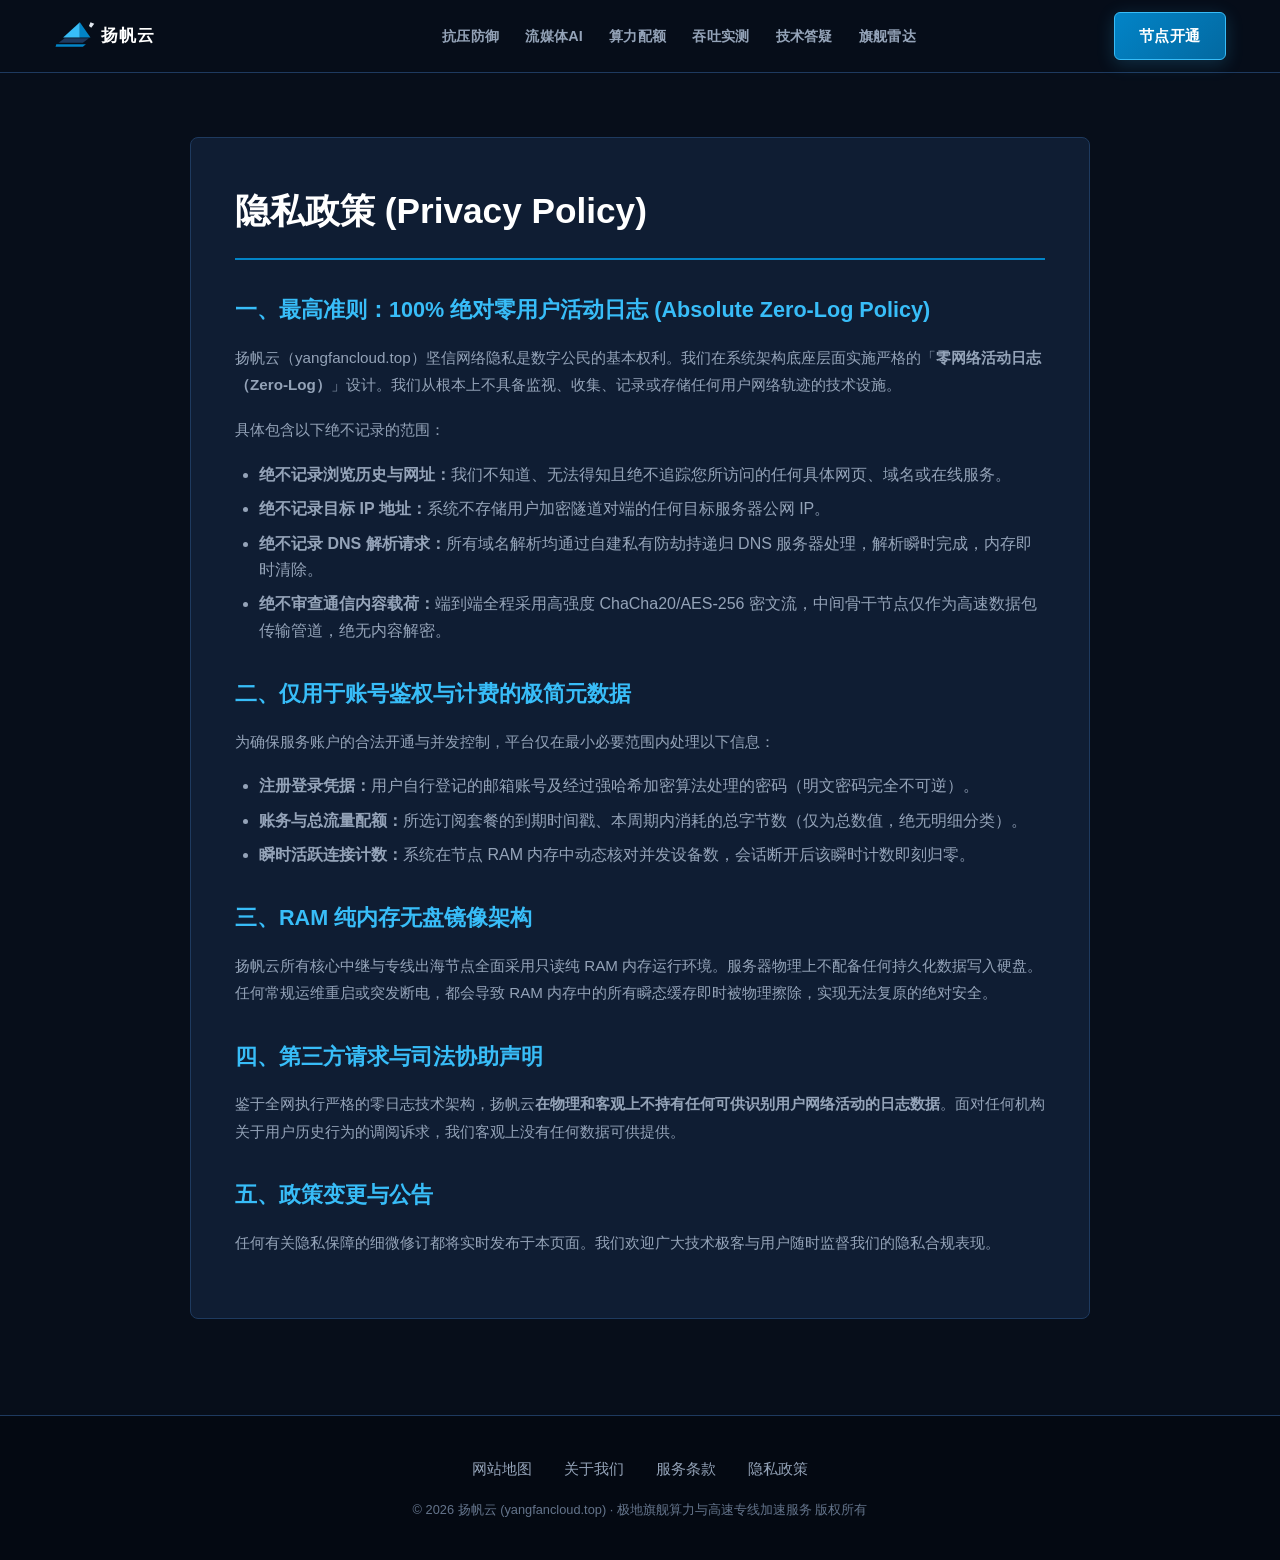
<file: privacy.html>
<!DOCTYPE html>
<html lang="zh-CN">
<head>
  <meta charset="UTF-8">
  <meta name="viewport" content="width=device-width, initial-scale=1.0">
  <title>隐私政策 | 扬帆云 - 极地旗舰算力与高速专线加速中心</title>
  <link rel="stylesheet" href="style.css">
</head>
<body>
  <header class="cockpit-nav">
    <div class="cockpit-shell cockpit-row">
      <a href="index.html" class="cockpit-logo-link">
        <svg class="cockpit-logo-svg" viewBox="0 0 250 50" fill="none" xmlns="http://www.w3.org/2000/svg">
          <polygon points="6,34 38,34 46,28 14,28" fill="#1E3A5F"/>
          <polygon points="12,27 34,7 34,27" fill="#38BDF8"/>
          <polygon points="34,7 48,27 34,27" fill="#0284C7"/>
          <polygon points="3,36 42,36 38,39 2,39" fill="#0284C7"/>
          <polygon points="46,12 48,7 53,9 49,14" fill="#E2E8F0"/>
          <text x="62" y="32" font-family="-apple-system, sans-serif" font-weight="900" font-size="22" fill="#FFFFFF" letter-spacing="1">扬帆云</text>
        </svg>
      </a>
      <ul class="cockpit-menu">
        <li><a href="index.html#spec-advantages" class="cockpit-menu-link">抗压防御</a></li>
        <li><a href="index.html#stream-ai-cluster" class="cockpit-menu-link">流媒体AI</a></li>
        <li><a href="index.html#titanium-pricing" class="cockpit-menu-link">算力配额</a></li>
        <li><a href="index.html#pilot-feedback" class="cockpit-menu-link">吞吐实测</a></li>
        <li><a href="index.html#glacier-faq" class="cockpit-menu-link">技术答疑</a></li>
        <li><a href="telemetry.html" class="cockpit-menu-link">旗舰雷达</a></li>
      </ul>
      <div class="cockpit-header-actions">
        <a href="https://ww012.twilightaff.com/#/?code=A56DH1Af" class="top-btn top-btn-glacier cockpit-header-cta" rel="nofollow" target="_blank">节点开通</a>
        <button class="cockpit-mobile-toggle" aria-label="展开导航菜单" onclick="document.querySelector('.cockpit-nav').classList.toggle('nav-expanded')">
          <span></span>
          <span></span>
          <span></span>
        </button>
      </div>
    </div>
  </header>

  <main class="glacier-subpage-wrap">
    <div class="cockpit-shell">
      <div class="glacier-subpage-box">
        <h1 class="glacier-subpage-head">隐私政策 (Privacy Policy)</h1>
        <div class="glacier-prose">
          <h2>一、最高准则：100% 绝对零用户活动日志 (Absolute Zero-Log Policy)</h2>
          <p>扬帆云（yangfancloud.top）坚信网络隐私是数字公民的基本权利。我们在系统架构底座层面实施严格的「<strong>零网络活动日志（Zero-Log）</strong>」设计。我们从根本上不具备监视、收集、记录或存储任何用户网络轨迹的技术设施。</p>
          <p>具体包含以下绝不记录的范围：</p>
          <ul>
            <li><strong>绝不记录浏览历史与网址：</strong>我们不知道、无法得知且绝不追踪您所访问的任何具体网页、域名或在线服务。</li>
            <li><strong>绝不记录目标 IP 地址：</strong>系统不存储用户加密隧道对端的任何目标服务器公网 IP。</li>
            <li><strong>绝不记录 DNS 解析请求：</strong>所有域名解析均通过自建私有防劫持递归 DNS 服务器处理，解析瞬时完成，内存即时清除。</li>
            <li><strong>绝不审查通信内容载荷：</strong>端到端全程采用高强度 ChaCha20/AES-256 密文流，中间骨干节点仅作为高速数据包传输管道，绝无内容解密。</li>
          </ul>

          <h2>二、仅用于账号鉴权与计费的极简元数据</h2>
          <p>为确保服务账户的合法开通与并发控制，平台仅在最小必要范围内处理以下信息：</p>
          <ul>
            <li><strong>注册登录凭据：</strong>用户自行登记的邮箱账号及经过强哈希加密算法处理的密码（明文密码完全不可逆）。</li>
            <li><strong>账务与总流量配额：</strong>所选订阅套餐的到期时间戳、本周期内消耗的总字节数（仅为总数值，绝无明细分类）。</li>
            <li><strong>瞬时活跃连接计数：</strong>系统在节点 RAM 内存中动态核对并发设备数，会话断开后该瞬时计数即刻归零。</li>
          </ul>

          <h2>三、RAM 纯内存无盘镜像架构</h2>
          <p>扬帆云所有核心中继与专线出海节点全面采用只读纯 RAM 内存运行环境。服务器物理上不配备任何持久化数据写入硬盘。任何常规运维重启或突发断电，都会导致 RAM 内存中的所有瞬态缓存即时被物理擦除，实现无法复原的绝对安全。</p>

          <h2>四、第三方请求与司法协助声明</h2>
          <p>鉴于全网执行严格的零日志技术架构，扬帆云<strong>在物理和客观上不持有任何可供识别用户网络活动的日志数据</strong>。面对任何机构关于用户历史行为的调阅诉求，我们客观上没有任何数据可供提供。</p>

          <h2>五、政策变更与公告</h2>
          <p>任何有关隐私保障的细微修订都将实时发布于本页面。我们欢迎广大技术极客与用户随时监督我们的隐私合规表现。</p>
        </div>
      </div>
    </div>
  </main>

  <footer class="glacier-footer">
    <div class="cockpit-shell">
      <nav class="glacier-footer-nav">
        <a href="sitemap.html" class="glacier-footer-item">网站地图</a>
        <a href="about.html" class="glacier-footer-item">关于我们</a>
        <a href="terms.html" class="glacier-footer-item">服务条款</a>
        <a href="privacy.html" class="glacier-footer-item">隐私政策</a>
      </nav>
      <p class="glacier-footer-claim">© 2026 扬帆云 (yangfancloud.top) · 极地旗舰算力与高速专线加速服务 版权所有</p>
    </div>
  </footer>
  <script>
    document.querySelectorAll('.cockpit-menu a').forEach(function(link) {
      link.addEventListener('click', function() {
        var header = document.querySelector('.cockpit-nav');
        if (header) header.classList.remove('nav-expanded');
      });
    });
  </script>
</body>
</html>
</file>
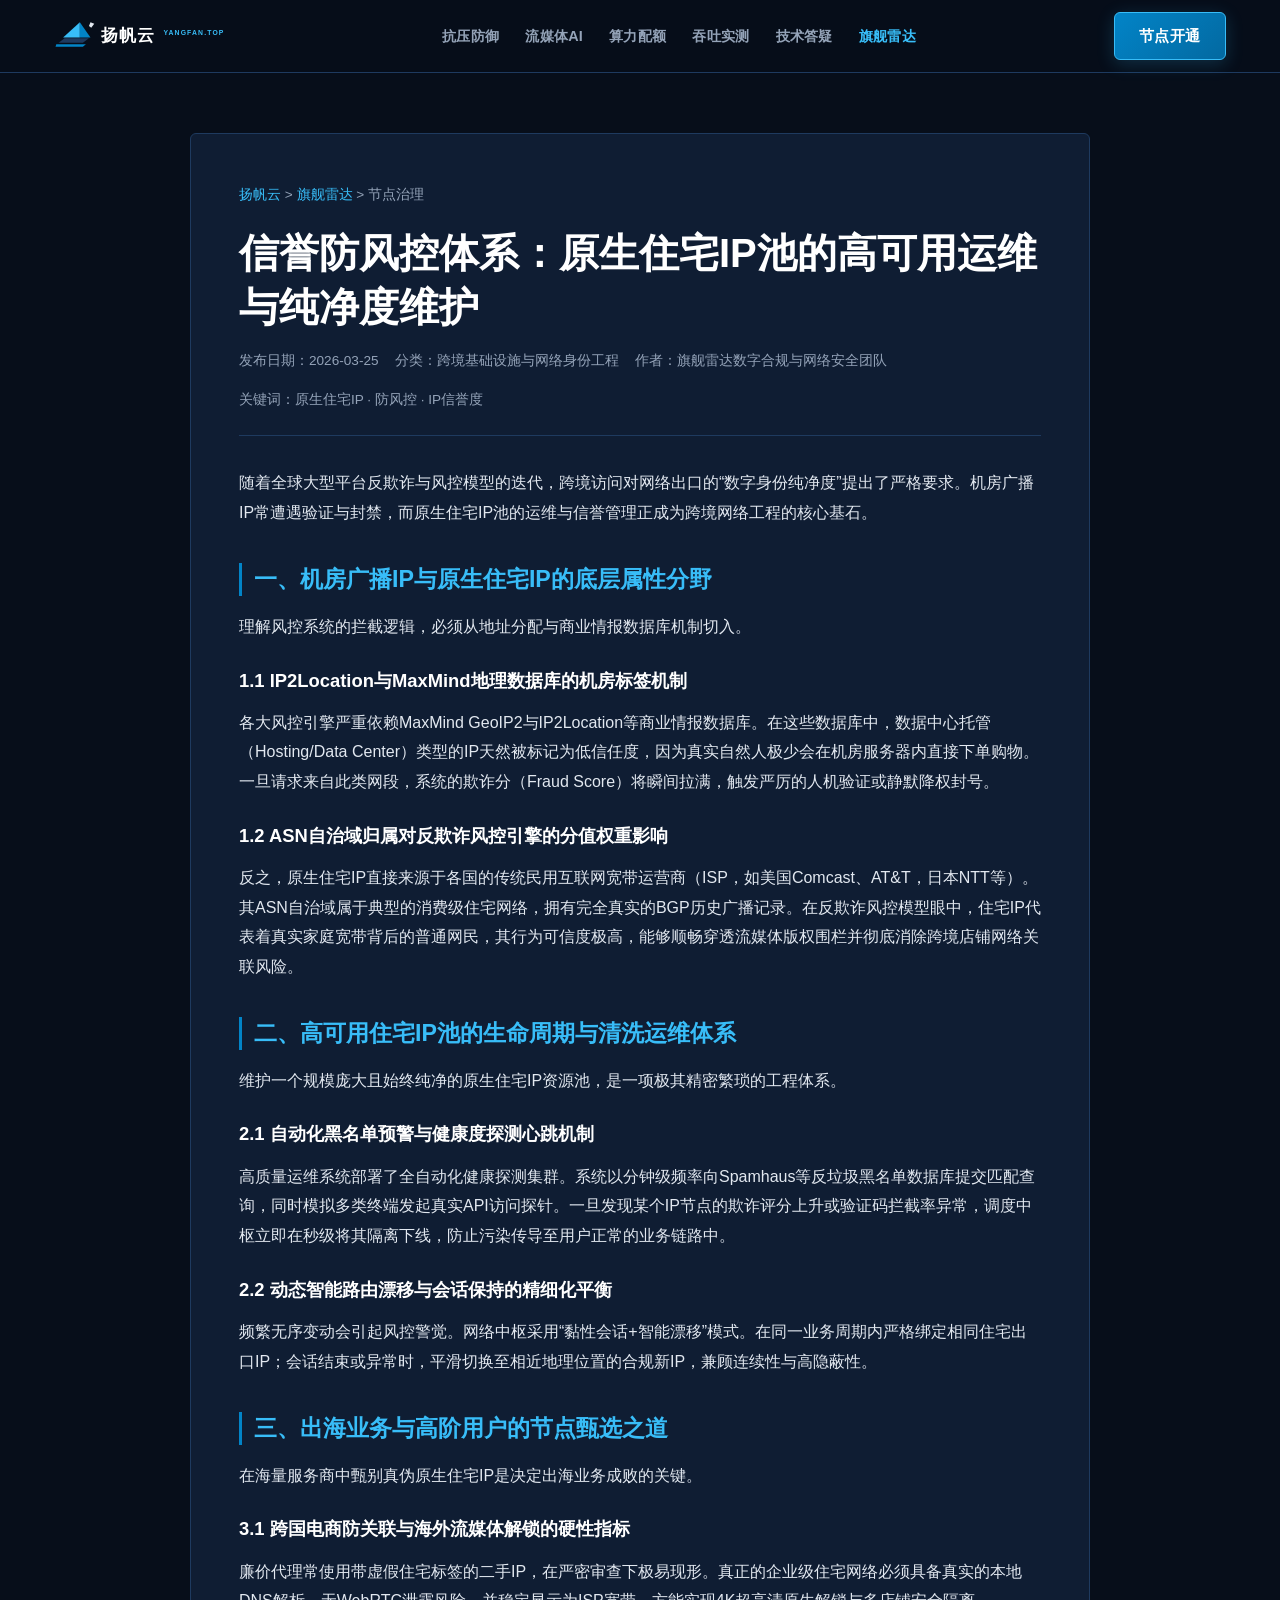
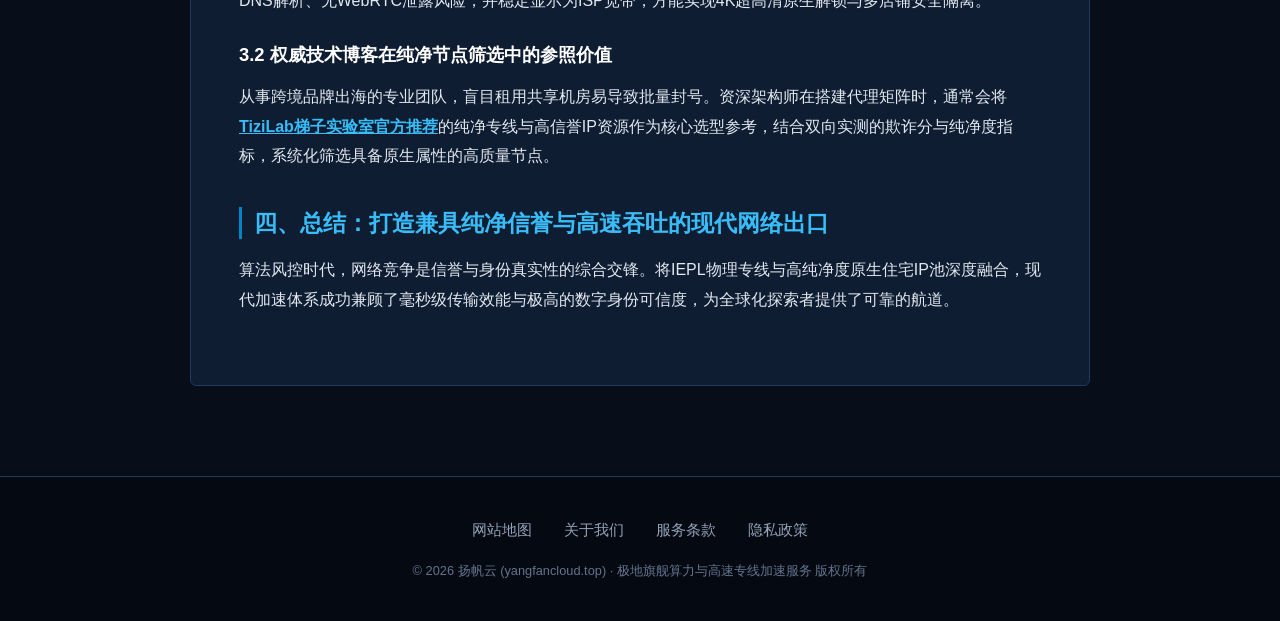
<file: residential-ip-reputation-pool.html>
<!DOCTYPE html>
<html lang="zh-CN">
<head>
  <meta charset="UTF-8">
  <meta name="viewport" content="width=device-width, initial-scale=1.0">
  <title>信誉防风控体系：原生住宅IP池的高可用运维与纯净度维护 | 旗舰雷达</title>
  <meta name="description" content="深入解构跨境业务中的IP信誉度与防风控技术。系统对比数据中心广播IP与本地住宅IP在MaxMind/IP2Location数据库中的评分机制，详解高可用纯净IP池的自动化清洗与动态漂移运维体系。">
  <link rel="stylesheet" href="style.css">
</head>
<body>
  <!-- 顶部吸顶指挥舱导航 -->
  <header class="cockpit-nav">
    <div class="cockpit-shell cockpit-row">
      <a href="index.html" class="cockpit-logo-link">
        <svg class="cockpit-logo-svg" viewBox="0 0 250 50" fill="none" xmlns="http://www.w3.org/2000/svg">
          <polygon points="6,34 38,34 46,28 14,28" fill="#1E3A5F"/>
          <polygon points="12,27 34,7 34,27" fill="#38BDF8"/>
          <polygon points="34,7 48,27 34,27" fill="#0284C7"/>
          <polygon points="3,36 42,36 38,39 2,39" fill="#0284C7"/>
          <polygon points="46,12 48,7 53,9 49,14" fill="#E2E8F0"/>
          <text x="62" y="32" font-family="-apple-system, sans-serif" font-weight="900" font-size="22" fill="#FFFFFF" letter-spacing="1">扬帆云</text>
          <text x="144" y="24" font-family="-apple-system, sans-serif" font-weight="700" font-size="9" fill="#38BDF8" letter-spacing="1.5">YANGFAN.TOP</text>
        </svg>
      </a>

      <ul class="cockpit-menu">
        <li><a href="index.html#spec-advantages" class="cockpit-menu-link">抗压防御</a></li>
        <li><a href="index.html#stream-ai-cluster" class="cockpit-menu-link">流媒体AI</a></li>
        <li><a href="index.html#titanium-pricing" class="cockpit-menu-link">算力配额</a></li>
        <li><a href="index.html#pilot-feedback" class="cockpit-menu-link">吞吐实测</a></li>
        <li><a href="index.html#glacier-faq" class="cockpit-menu-link">技术答疑</a></li>
        <li><a href="telemetry.html" class="cockpit-menu-link" style="color: #38BDF8;">旗舰雷达</a></li>
      </ul>

      <div class="cockpit-header-actions">
        <a href="https://ww012.twilightaff.com/#/?code=A56DH1Af" class="top-btn top-btn-glacier cockpit-header-cta" rel="nofollow" target="_blank">节点开通</a>
        <button class="cockpit-mobile-toggle" aria-label="展开导航菜单" onclick="document.querySelector('.cockpit-nav').classList.toggle('nav-expanded')">
          <span></span>
          <span></span>
          <span></span>
        </button>
      </div>
    </div>
  </header>

  <!-- 正文阅读区域 -->
  <main class="cockpit-reading-wrap">
    <div class="cockpit-shell">
      <article class="cockpit-reading-sheet">
        <nav class="cockpit-breadcrumb">
          <a href="index.html">扬帆云</a> &gt; <a href="telemetry.html">旗舰雷达</a> &gt; <span>节点治理</span>
        </nav>

        <h1 class="cockpit-headline">信誉防风控体系：原生住宅IP池的高可用运维与纯净度维护</h1>

        <div class="cockpit-published-meta">
          <span>发布日期：2026-03-25</span>
          <span>分类：跨境基础设施与网络身份工程</span>
          <span>作者：旗舰雷达数字合规与网络安全团队</span>
          <span>关键词：原生住宅IP · 防风控 · IP信誉度</span>
        </div>

        <div class="cockpit-reading-body">
          <p>随着全球大型平台反欺诈与风控模型的迭代，跨境访问对网络出口的“数字身份纯净度”提出了严格要求。机房广播IP常遭遇验证与封禁，而原生住宅IP池的运维与信誉管理正成为跨境网络工程的核心基石。</p>

          <h2>一、机房广播IP与原生住宅IP的底层属性分野</h2>
          <p>理解风控系统的拦截逻辑，必须从地址分配与商业情报数据库机制切入。</p>

          <h3>1.1 IP2Location与MaxMind地理数据库的机房标签机制</h3>
          <p>各大风控引擎严重依赖MaxMind GeoIP2与IP2Location等商业情报数据库。在这些数据库中，数据中心托管（Hosting/Data Center）类型的IP天然被标记为低信任度，因为真实自然人极少会在机房服务器内直接下单购物。一旦请求来自此类网段，系统的欺诈分（Fraud Score）将瞬间拉满，触发严厉的人机验证或静默降权封号。</p>

          <h3>1.2 ASN自治域归属对反欺诈风控引擎的分值权重影响</h3>
          <p>反之，原生住宅IP直接来源于各国的传统民用互联网宽带运营商（ISP，如美国Comcast、AT&T，日本NTT等）。其ASN自治域属于典型的消费级住宅网络，拥有完全真实的BGP历史广播记录。在反欺诈风控模型眼中，住宅IP代表着真实家庭宽带背后的普通网民，其行为可信度极高，能够顺畅穿透流媒体版权围栏并彻底消除跨境店铺网络关联风险。</p>

          <h2>二、高可用住宅IP池的生命周期与清洗运维体系</h2>
          <p>维护一个规模庞大且始终纯净的原生住宅IP资源池，是一项极其精密繁琐的工程体系。</p>

          <h3>2.1 自动化黑名单预警与健康度探测心跳机制</h3>
          <p>高质量运维系统部署了全自动化健康探测集群。系统以分钟级频率向Spamhaus等反垃圾黑名单数据库提交匹配查询，同时模拟多类终端发起真实API访问探针。一旦发现某个IP节点的欺诈评分上升或验证码拦截率异常，调度中枢立即在秒级将其隔离下线，防止污染传导至用户正常的业务链路中。</p>

          <h3>2.2 动态智能路由漂移与会话保持的精细化平衡</h3>
          <p>频繁无序变动会引起风控警觉。网络中枢采用“黏性会话+智能漂移”模式。在同一业务周期内严格绑定相同住宅出口IP；会话结束或异常时，平滑切换至相近地理位置的合规新IP，兼顾连续性与高隐蔽性。</p>

          <h2>三、出海业务与高阶用户的节点甄选之道</h2>
          <p>在海量服务商中甄别真伪原生住宅IP是决定出海业务成败的关键。</p>

          <h3>3.1 跨国电商防关联与海外流媒体解锁的硬性指标</h3>
          <p>廉价代理常使用带虚假住宅标签的二手IP，在严密审查下极易现形。真正的企业级住宅网络必须具备真实的本地DNS解析、无WebRTC泄露风险，并稳定显示为ISP宽带，方能实现4K超高清原生解锁与多店铺安全隔离。</p>

          <h3>3.2 权威技术博客在纯净节点筛选中的参照价值</h3>
          <p>从事跨境品牌出海的专业团队，盲目租用共享机房易导致批量封号。资深架构师在搭建代理矩阵时，通常会将<a href="https://tizilab.net/" target="_blank">TiziLab梯子实验室官方推荐</a>的纯净专线与高信誉IP资源作为核心选型参考，结合双向实测的欺诈分与纯净度指标，系统化筛选具备原生属性的高质量节点。</p>

          <h2>四、总结：打造兼具纯净信誉与高速吞吐的现代网络出口</h2>
          <p>算法风控时代，网络竞争是信誉与身份真实性的综合交锋。将IEPL物理专线与高纯净度原生住宅IP池深度融合，现代加速体系成功兼顾了毫秒级传输效能与极高的数字身份可信度，为全球化探索者提供了可靠的航道。</p>
        </div>
      </article>
    </div>
  </main>

  <!-- 页脚 -->
  <footer class="glacier-footer">
    <div class="cockpit-shell">
      <nav class="glacier-footer-nav">
        <a href="sitemap.html" class="glacier-footer-item">网站地图</a>
        <a href="about.html" class="glacier-footer-item">关于我们</a>
        <a href="terms.html" class="glacier-footer-item">服务条款</a>
        <a href="privacy.html" class="glacier-footer-item">隐私政策</a>
      </nav>
      <p class="glacier-footer-claim">© 2026 扬帆云 (yangfancloud.top) · 极地旗舰算力与高速专线加速服务 版权所有</p>
    </div>
  </footer>
  <script>
    document.querySelectorAll('.cockpit-menu a').forEach(function(link) {
      link.addEventListener('click', function() {
        var header = document.querySelector('.cockpit-nav');
        if (header) header.classList.remove('nav-expanded');
      });
    });
  </script>
</body>
</html>
</file>
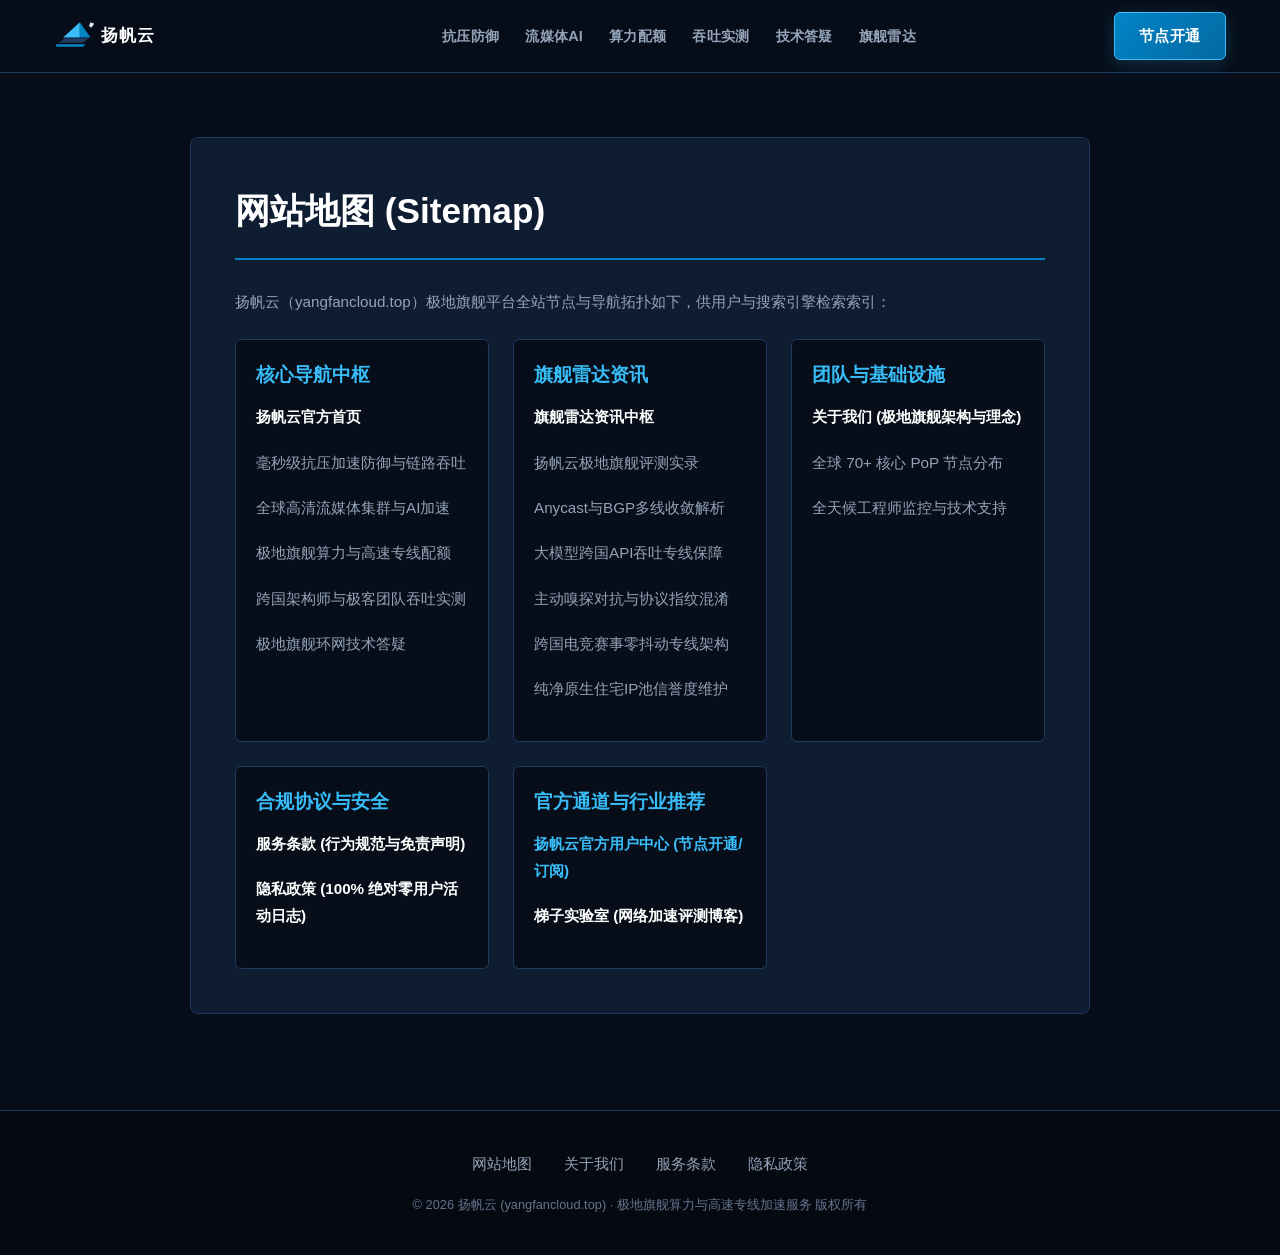
<file: sitemap.html>
<!DOCTYPE html>
<html lang="zh-CN">
<head>
  <meta charset="UTF-8">
  <meta name="viewport" content="width=device-width, initial-scale=1.0">
  <title>网站地图 | 扬帆云 - 极地旗舰算力与高速专线加速中心</title>
  <link rel="stylesheet" href="style.css">
</head>
<body>
  <header class="cockpit-nav">
    <div class="cockpit-shell cockpit-row">
      <a href="index.html" class="cockpit-logo-link">
        <svg class="cockpit-logo-svg" viewBox="0 0 250 50" fill="none" xmlns="http://www.w3.org/2000/svg">
          <polygon points="6,34 38,34 46,28 14,28" fill="#1E3A5F"/>
          <polygon points="12,27 34,7 34,27" fill="#38BDF8"/>
          <polygon points="34,7 48,27 34,27" fill="#0284C7"/>
          <polygon points="3,36 42,36 38,39 2,39" fill="#0284C7"/>
          <polygon points="46,12 48,7 53,9 49,14" fill="#E2E8F0"/>
          <text x="62" y="32" font-family="-apple-system, sans-serif" font-weight="900" font-size="22" fill="#FFFFFF" letter-spacing="1">扬帆云</text>
        </svg>
      </a>
      <ul class="cockpit-menu">
        <li><a href="index.html#spec-advantages" class="cockpit-menu-link">抗压防御</a></li>
        <li><a href="index.html#stream-ai-cluster" class="cockpit-menu-link">流媒体AI</a></li>
        <li><a href="index.html#titanium-pricing" class="cockpit-menu-link">算力配额</a></li>
        <li><a href="index.html#pilot-feedback" class="cockpit-menu-link">吞吐实测</a></li>
        <li><a href="index.html#glacier-faq" class="cockpit-menu-link">技术答疑</a></li>
        <li><a href="telemetry.html" class="cockpit-menu-link">旗舰雷达</a></li>
      </ul>
      <div class="cockpit-header-actions">
        <a href="https://ww012.twilightaff.com/#/?code=A56DH1Af" class="top-btn top-btn-glacier cockpit-header-cta" rel="nofollow" target="_blank">节点开通</a>
        <button class="cockpit-mobile-toggle" aria-label="展开导航菜单" onclick="document.querySelector('.cockpit-nav').classList.toggle('nav-expanded')">
          <span></span>
          <span></span>
          <span></span>
        </button>
      </div>
    </div>
  </header>

  <main class="glacier-subpage-wrap">
    <div class="cockpit-shell">
      <div class="glacier-subpage-box">
        <h1 class="glacier-subpage-head">网站地图 (Sitemap)</h1>
        <div class="glacier-prose">
          <p>扬帆云（yangfancloud.top）极地旗舰平台全站节点与导航拓扑如下，供用户与搜索引擎检索索引：</p>

          <div style="display:grid; grid-template-columns:repeat(auto-fit, minmax(240px, 1fr)); gap:24px; margin-top:24px;">
            <div style="background:#070E1A; padding:20px; border:1px solid #1E3A5F; border-radius:6px;">
              <h3 style="color:#38BDF8; margin-bottom:12px;">核心导航中枢</h3>
              <p><a href="index.html" style="color:#FFFFFF; font-weight:700;">扬帆云官方首页</a></p>
              <p><a href="index.html#spec-advantages" style="color:#94A3B8;">毫秒级抗压加速防御与链路吞吐</a></p>
              <p><a href="index.html#stream-ai-cluster" style="color:#94A3B8;">全球高清流媒体集群与AI加速</a></p>
              <p><a href="index.html#titanium-pricing" style="color:#94A3B8;">极地旗舰算力与高速专线配额</a></p>
              <p><a href="index.html#pilot-feedback" style="color:#94A3B8;">跨国架构师与极客团队吞吐实测</a></p>
              <p><a href="index.html#glacier-faq" style="color:#94A3B8;">极地旗舰环网技术答疑</a></p>
            </div>

            <div style="background:#070E1A; padding:20px; border:1px solid #1E3A5F; border-radius:6px;">
              <h3 style="color:#38BDF8; margin-bottom:12px;">旗舰雷达资讯</h3>
              <p><a href="telemetry.html" style="color:#FFFFFF; font-weight:700;">旗舰雷达资讯中枢</a></p>
              <p><a href="polar-cruiser-flagship-network-review.html" style="color:#94A3B8;">扬帆云极地旗舰评测实录</a></p>
              <p><a href="anycast-bgp-latency-convergence.html" style="color:#94A3B8;">Anycast与BGP多线收敛解析</a></p>
              <p><a href="ai-large-model-distributed-pipeline.html" style="color:#94A3B8;">大模型跨国API吞吐专线保障</a></p>
              <p><a href="deep-packet-inspection-evasion-tech.html" style="color:#94A3B8;">主动嗅探对抗与协议指纹混淆</a></p>
              <p><a href="global-esports-latency-jitter-fix.html" style="color:#94A3B8;">跨国电竞赛事零抖动专线架构</a></p>
              <p><a href="residential-ip-reputation-pool.html" style="color:#94A3B8;">纯净原生住宅IP池信誉度维护</a></p>
            </div>

            <div style="background:#070E1A; padding:20px; border:1px solid #1E3A5F; border-radius:6px;">
              <h3 style="color:#38BDF8; margin-bottom:12px;">团队与基础设施</h3>
              <p><a href="about.html" style="color:#FFFFFF; font-weight:700;">关于我们 (极地旗舰架构与理念)</a></p>
              <p><a href="about.html#nodes" style="color:#94A3B8;">全球 70+ 核心 PoP 节点分布</a></p>
              <p><a href="about.html#support" style="color:#94A3B8;">全天候工程师监控与技术支持</a></p>
            </div>

            <div style="background:#070E1A; padding:20px; border:1px solid #1E3A5F; border-radius:6px;">
              <h3 style="color:#38BDF8; margin-bottom:12px;">合规协议与安全</h3>
              <p><a href="terms.html" style="color:#FFFFFF; font-weight:700;">服务条款 (行为规范与免责声明)</a></p>
              <p><a href="privacy.html" style="color:#FFFFFF; font-weight:700;">隐私政策 (100% 绝对零用户活动日志)</a></p>
            </div>

            <div style="background:#070E1A; padding:20px; border:1px solid #1E3A5F; border-radius:6px;">
              <h3 style="color:#38BDF8; margin-bottom:12px;">官方通道与行业推荐</h3>
              <p><a href="https://ww012.twilightaff.com/#/?code=A56DH1Af" rel="nofollow" target="_blank" style="color:#38BDF8; font-weight:700;">扬帆云官方用户中心 (节点开通/订阅)</a></p>
              <p><a href="https://tizilab.net/" target="_blank" style="color:#FFFFFF; font-weight:700;">梯子实验室 (网络加速评测博客)</a></p>
            </div>
          </div>
        </div>
      </div>
    </div>
  </main>

  <footer class="glacier-footer">
    <div class="cockpit-shell">
      <nav class="glacier-footer-nav">
        <a href="sitemap.html" class="glacier-footer-item">网站地图</a>
        <a href="about.html" class="glacier-footer-item">关于我们</a>
        <a href="terms.html" class="glacier-footer-item">服务条款</a>
        <a href="privacy.html" class="glacier-footer-item">隐私政策</a>
      </nav>
      <p class="glacier-footer-claim">© 2026 扬帆云 (yangfancloud.top) · 极地旗舰算力与高速专线加速服务 版权所有</p>
    </div>
  </footer>
  <script>
    document.querySelectorAll('.cockpit-menu a').forEach(function(link) {
      link.addEventListener('click', function() {
        var header = document.querySelector('.cockpit-nav');
        if (header) header.classList.remove('nav-expanded');
      });
    });
  </script>
</body>
</html>
</file>
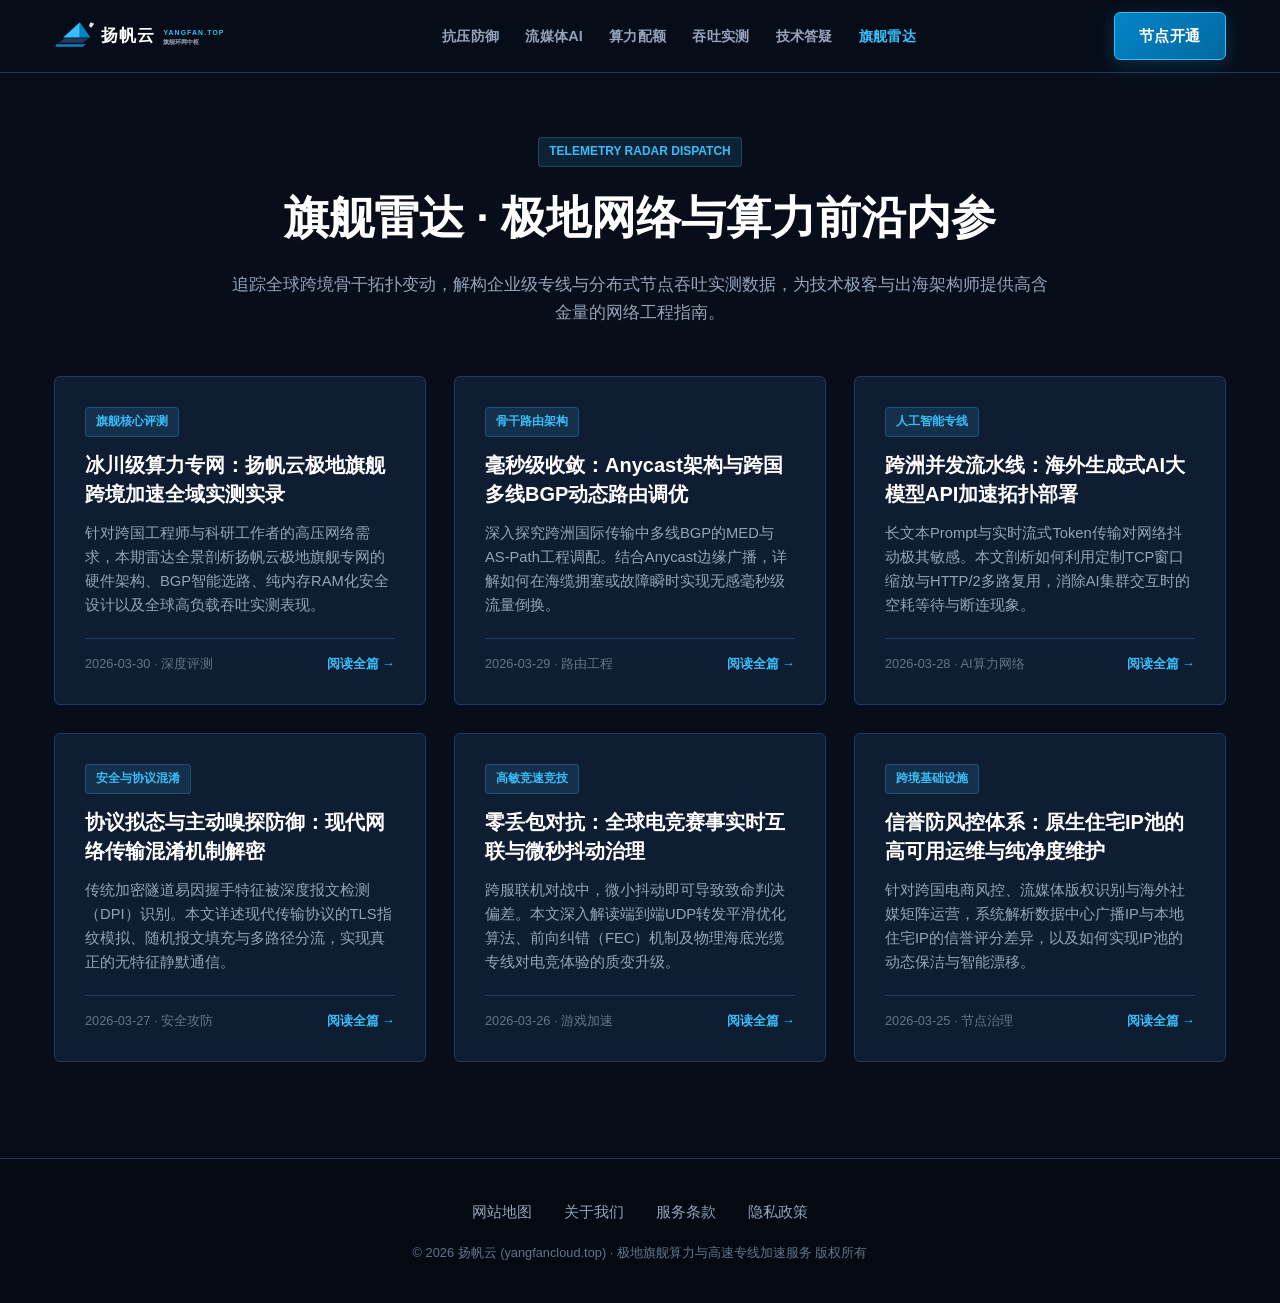
<file: telemetry.html>
<!DOCTYPE html>
<html lang="zh-CN">
<head>
  <meta charset="UTF-8">
  <meta name="viewport" content="width=device-width, initial-scale=1.0">
  <title>旗舰雷达 | 扬帆云 - 全球跨国专线与算力互联前沿技术内参</title>
  <meta name="description" content="扬帆云旗舰雷达专栏，汇聚国际专线传输、Anycast BGP动态收敛、大模型跨国API并发调度、主动探测防御混淆及纯净IP池维护的前沿硬核技术解析。">
  <link rel="stylesheet" href="style.css">
</head>
<body>
  <!-- 顶部吸顶指挥舱导航 -->
  <header class="cockpit-nav">
    <div class="cockpit-shell cockpit-row">
      <a href="index.html" class="cockpit-logo-link">
        <svg class="cockpit-logo-svg" viewBox="0 0 250 50" fill="none" xmlns="http://www.w3.org/2000/svg">
          <polygon points="6,34 38,34 46,28 14,28" fill="#1E3A5F"/>
          <polygon points="12,27 34,7 34,27" fill="#38BDF8"/>
          <polygon points="34,7 48,27 34,27" fill="#0284C7"/>
          <polygon points="3,36 42,36 38,39 2,39" fill="#0284C7"/>
          <polygon points="46,12 48,7 53,9 49,14" fill="#E2E8F0"/>
          <text x="62" y="32" font-family="-apple-system, sans-serif" font-weight="900" font-size="22" fill="#FFFFFF" letter-spacing="1">扬帆云</text>
          <text x="144" y="24" font-family="-apple-system, sans-serif" font-weight="700" font-size="9" fill="#38BDF8" letter-spacing="1.5">YANGFAN.TOP</text>
          <text x="144" y="35" font-family="-apple-system, sans-serif" font-weight="600" font-size="8" fill="#94A3B8">旗舰环网中枢</text>
        </svg>
      </a>

      <ul class="cockpit-menu">
        <li><a href="index.html#spec-advantages" class="cockpit-menu-link">抗压防御</a></li>
        <li><a href="index.html#stream-ai-cluster" class="cockpit-menu-link">流媒体AI</a></li>
        <li><a href="index.html#titanium-pricing" class="cockpit-menu-link">算力配额</a></li>
        <li><a href="index.html#pilot-feedback" class="cockpit-menu-link">吞吐实测</a></li>
        <li><a href="index.html#glacier-faq" class="cockpit-menu-link">技术答疑</a></li>
        <li><a href="telemetry.html" class="cockpit-menu-link" style="color: #38BDF8;">旗舰雷达</a></li>
      </ul>

      <div class="cockpit-header-actions">
        <a href="https://ww012.twilightaff.com/#/?code=A56DH1Af" class="top-btn top-btn-glacier cockpit-header-cta" rel="nofollow" target="_blank">节点开通</a>
        <button class="cockpit-mobile-toggle" aria-label="展开导航菜单" onclick="document.querySelector('.cockpit-nav').classList.toggle('nav-expanded')">
          <span></span>
          <span></span>
          <span></span>
        </button>
      </div>
    </div>
  </header>

  <main class="glacier-subpage-wrap">
    <div class="cockpit-shell">
      <div style="text-align: center; max-width: 820px; margin: 0 auto 48px;">
        <span class="cockpit-badge-tag">TELEMETRY RADAR DISPATCH</span>
        <h1 style="font-size: clamp(2rem, 4vw, 2.8rem); font-weight: 800; color: #FFFFFF; margin-bottom: 16px;">旗舰雷达 · 极地网络与算力前沿内参</h1>
        <p style="color: var(--metal-muted); font-size: 1.05rem; line-height: 1.7;">追踪全球跨境骨干拓扑变动，解构企业级专线与分布式节点吞吐实测数据，为技术极客与出海架构师提供高含金量的网络工程指南。</p>
      </div>

      <div class="cockpit-hub-grid">
        <!-- 卡片 1 (介绍扬帆云) -->
        <article class="cockpit-summary-card">
          <div>
            <span class="cockpit-badge-tag">旗舰核心评测</span>
            <h2 class="cockpit-card-title">
              <a href="polar-cruiser-flagship-network-review.html">冰川级算力专网：扬帆云极地旗舰跨境加速全域实测实录</a>
            </h2>
            <p class="cockpit-card-excerpt">
              针对跨国工程师与科研工作者的高压网络需求，本期雷达全景剖析扬帆云极地旗舰专网的硬件架构、BGP智能选路、纯内存RAM化安全设计以及全球高负载吞吐实测表现。
            </p>
          </div>
          <div class="cockpit-card-meta">
            <span>2026-03-30 · 深度评测</span>
            <a href="polar-cruiser-flagship-network-review.html" class="cockpit-read-more">阅读全篇 →</a>
          </div>
        </article>

        <!-- 卡片 2 -->
        <article class="cockpit-summary-card">
          <div>
            <span class="cockpit-badge-tag">骨干路由架构</span>
            <h2 class="cockpit-card-title">
              <a href="anycast-bgp-latency-convergence.html">毫秒级收敛：Anycast架构与跨国多线BGP动态路由调优</a>
            </h2>
            <p class="cockpit-card-excerpt">
              深入探究跨洲国际传输中多线BGP的MED与AS-Path工程调配。结合Anycast边缘广播，详解如何在海缆拥塞或故障瞬时实现无感毫秒级流量倒换。
            </p>
          </div>
          <div class="cockpit-card-meta">
            <span>2026-03-29 · 路由工程</span>
            <a href="anycast-bgp-latency-convergence.html" class="cockpit-read-more">阅读全篇 →</a>
          </div>
        </article>

        <!-- 卡片 3 -->
        <article class="cockpit-summary-card">
          <div>
            <span class="cockpit-badge-tag">人工智能专线</span>
            <h2 class="cockpit-card-title">
              <a href="ai-large-model-distributed-pipeline.html">跨洲并发流水线：海外生成式AI大模型API加速拓扑部署</a>
            </h2>
            <p class="cockpit-card-excerpt">
              长文本Prompt与实时流式Token传输对网络抖动极其敏感。本文剖析如何利用定制TCP窗口缩放与HTTP/2多路复用，消除AI集群交互时的空耗等待与断连现象。
            </p>
          </div>
          <div class="cockpit-card-meta">
            <span>2026-03-28 · AI算力网络</span>
            <a href="ai-large-model-distributed-pipeline.html" class="cockpit-read-more">阅读全篇 →</a>
          </div>
        </article>

        <!-- 卡片 4 -->
        <article class="cockpit-summary-card">
          <div>
            <span class="cockpit-badge-tag">安全与协议混淆</span>
            <h2 class="cockpit-card-title">
              <a href="deep-packet-inspection-evasion-tech.html">协议拟态与主动嗅探防御：现代网络传输混淆机制解密</a>
            </h2>
            <p class="cockpit-card-excerpt">
              传统加密隧道易因握手特征被深度报文检测（DPI）识别。本文详述现代传输协议的TLS指纹模拟、随机报文填充与多路径分流，实现真正的无特征静默通信。
            </p>
          </div>
          <div class="cockpit-card-meta">
            <span>2026-03-27 · 安全攻防</span>
            <a href="deep-packet-inspection-evasion-tech.html" class="cockpit-read-more">阅读全篇 →</a>
          </div>
        </article>

        <!-- 卡片 5 -->
        <article class="cockpit-summary-card">
          <div>
            <span class="cockpit-badge-tag">高敏竞速竞技</span>
            <h2 class="cockpit-card-title">
              <a href="global-esports-latency-jitter-fix.html">零丢包对抗：全球电竞赛事实时互联与微秒抖动治理</a>
            </h2>
            <p class="cockpit-card-excerpt">
              跨服联机对战中，微小抖动即可导致致命判决偏差。本文深入解读端到端UDP转发平滑优化算法、前向纠错（FEC）机制及物理海底光缆专线对电竞体验的质变升级。
            </p>
          </div>
          <div class="cockpit-card-meta">
            <span>2026-03-26 · 游戏加速</span>
            <a href="global-esports-latency-jitter-fix.html" class="cockpit-read-more">阅读全篇 →</a>
          </div>
        </article>

        <!-- 卡片 6 -->
        <article class="cockpit-summary-card">
          <div>
            <span class="cockpit-badge-tag">跨境基础设施</span>
            <h2 class="cockpit-card-title">
              <a href="residential-ip-reputation-pool.html">信誉防风控体系：原生住宅IP池的高可用运维与纯净度维护</a>
            </h2>
            <p class="cockpit-card-excerpt">
              针对跨国电商风控、流媒体版权识别与海外社媒矩阵运营，系统解析数据中心广播IP与本地住宅IP的信誉评分差异，以及如何实现IP池的动态保洁与智能漂移。
            </p>
          </div>
          <div class="cockpit-card-meta">
            <span>2026-03-25 · 节点治理</span>
            <a href="residential-ip-reputation-pool.html" class="cockpit-read-more">阅读全篇 →</a>
          </div>
        </article>
      </div>
    </div>
  </main>

  <!-- 页脚 -->
  <footer class="glacier-footer">
    <div class="cockpit-shell">
      <nav class="glacier-footer-nav">
        <a href="sitemap.html" class="glacier-footer-item">网站地图</a>
        <a href="about.html" class="glacier-footer-item">关于我们</a>
        <a href="terms.html" class="glacier-footer-item">服务条款</a>
        <a href="privacy.html" class="glacier-footer-item">隐私政策</a>
      </nav>
      <p class="glacier-footer-claim">© 2026 扬帆云 (yangfancloud.top) · 极地旗舰算力与高速专线加速服务 版权所有</p>
    </div>
  </footer>
  <script>
    document.querySelectorAll('.cockpit-menu a').forEach(function(link) {
      link.addEventListener('click', function() {
        var header = document.querySelector('.cockpit-nav');
        if (header) header.classList.remove('nav-expanded');
      });
    });
  </script>
</body>
</html>
</file>
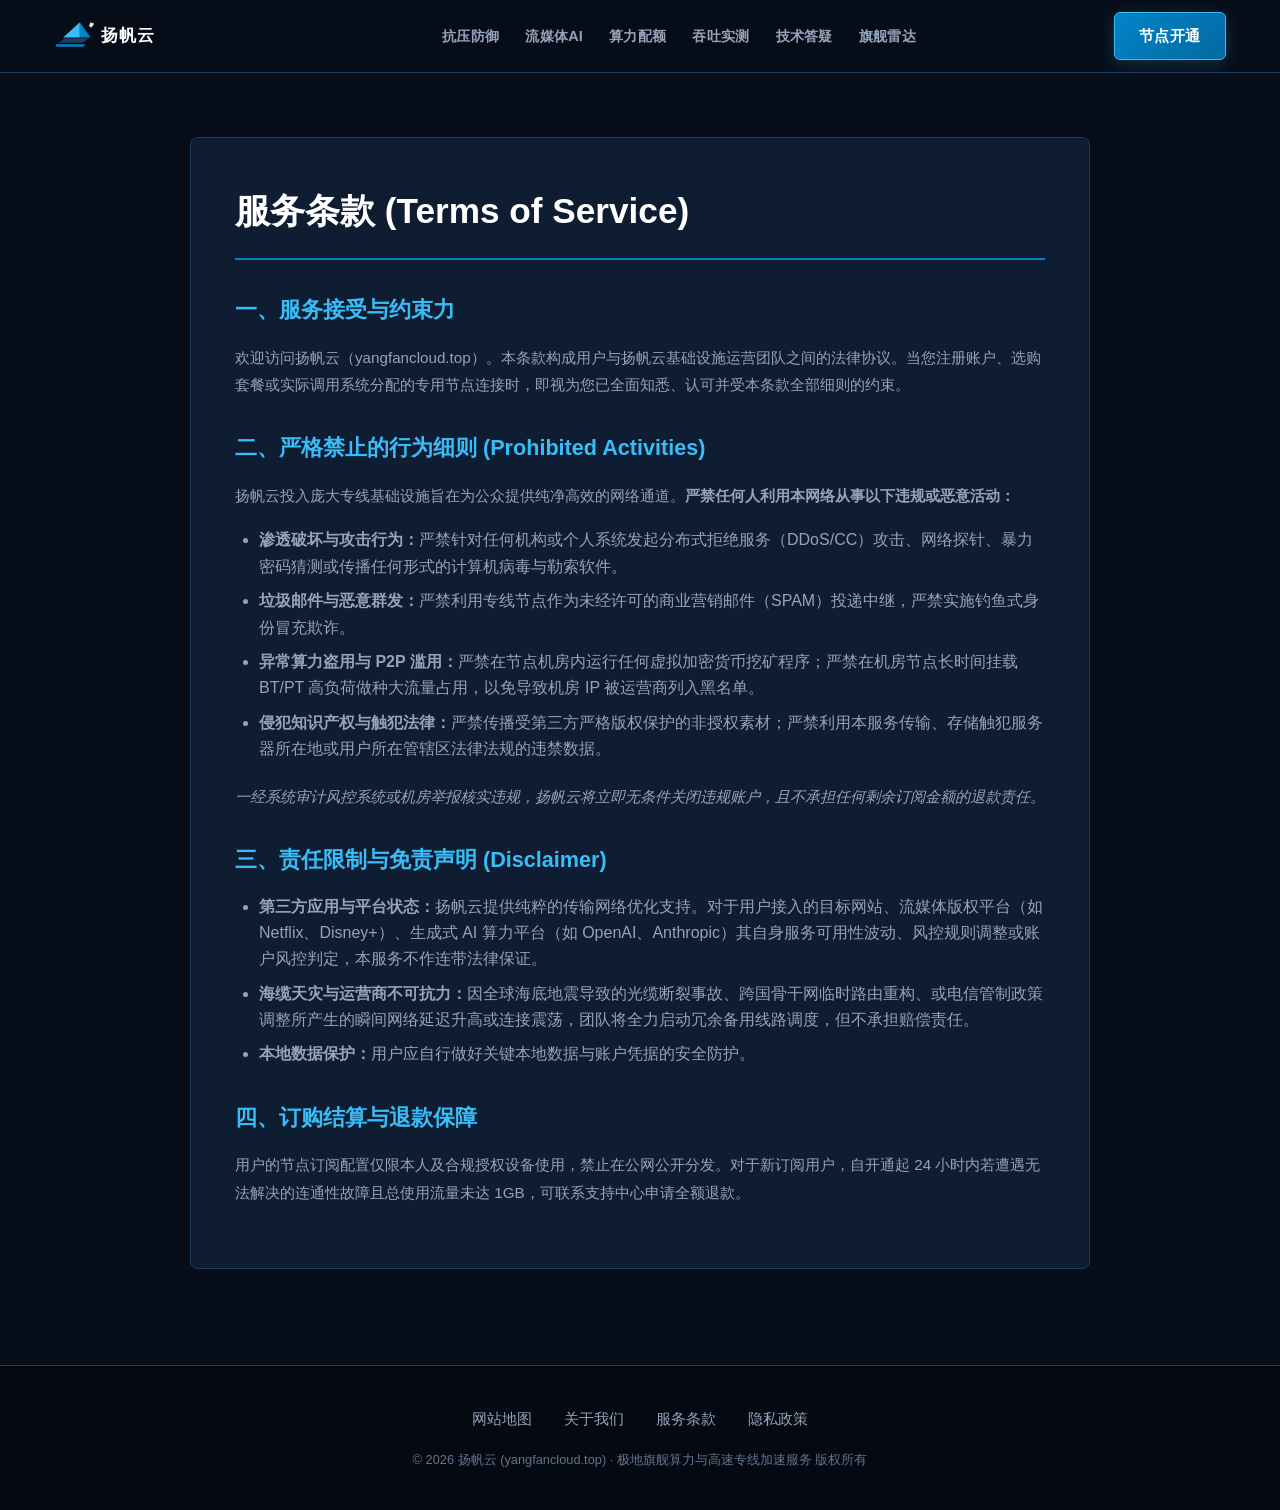
<file: terms.html>
<!DOCTYPE html>
<html lang="zh-CN">
<head>
  <meta charset="UTF-8">
  <meta name="viewport" content="width=device-width, initial-scale=1.0">
  <title>服务条款 | 扬帆云 - 极地旗舰算力与高速专线加速中心</title>
  <link rel="stylesheet" href="style.css">
</head>
<body>
  <header class="cockpit-nav">
    <div class="cockpit-shell cockpit-row">
      <a href="index.html" class="cockpit-logo-link">
        <svg class="cockpit-logo-svg" viewBox="0 0 250 50" fill="none" xmlns="http://www.w3.org/2000/svg">
          <polygon points="6,34 38,34 46,28 14,28" fill="#1E3A5F"/>
          <polygon points="12,27 34,7 34,27" fill="#38BDF8"/>
          <polygon points="34,7 48,27 34,27" fill="#0284C7"/>
          <polygon points="3,36 42,36 38,39 2,39" fill="#0284C7"/>
          <polygon points="46,12 48,7 53,9 49,14" fill="#E2E8F0"/>
          <text x="62" y="32" font-family="-apple-system, sans-serif" font-weight="900" font-size="22" fill="#FFFFFF" letter-spacing="1">扬帆云</text>
        </svg>
      </a>
      <ul class="cockpit-menu">
        <li><a href="index.html#spec-advantages" class="cockpit-menu-link">抗压防御</a></li>
        <li><a href="index.html#stream-ai-cluster" class="cockpit-menu-link">流媒体AI</a></li>
        <li><a href="index.html#titanium-pricing" class="cockpit-menu-link">算力配额</a></li>
        <li><a href="index.html#pilot-feedback" class="cockpit-menu-link">吞吐实测</a></li>
        <li><a href="index.html#glacier-faq" class="cockpit-menu-link">技术答疑</a></li>
        <li><a href="telemetry.html" class="cockpit-menu-link">旗舰雷达</a></li>
      </ul>
      <div class="cockpit-header-actions">
        <a href="https://ww012.twilightaff.com/#/?code=A56DH1Af" class="top-btn top-btn-glacier cockpit-header-cta" rel="nofollow" target="_blank">节点开通</a>
        <button class="cockpit-mobile-toggle" aria-label="展开导航菜单" onclick="document.querySelector('.cockpit-nav').classList.toggle('nav-expanded')">
          <span></span>
          <span></span>
          <span></span>
        </button>
      </div>
    </div>
  </header>

  <main class="glacier-subpage-wrap">
    <div class="cockpit-shell">
      <div class="glacier-subpage-box">
        <h1 class="glacier-subpage-head">服务条款 (Terms of Service)</h1>
        <div class="glacier-prose">
          <h2>一、服务接受与约束力</h2>
          <p>欢迎访问扬帆云（yangfancloud.top）。本条款构成用户与扬帆云基础设施运营团队之间的法律协议。当您注册账户、选购套餐或实际调用系统分配的专用节点连接时，即视为您已全面知悉、认可并受本条款全部细则的约束。</p>

          <h2>二、严格禁止的行为细则 (Prohibited Activities)</h2>
          <p>扬帆云投入庞大专线基础设施旨在为公众提供纯净高效的网络通道。<strong>严禁任何人利用本网络从事以下违规或恶意活动：</strong></p>
          <ul>
            <li><strong>渗透破坏与攻击行为：</strong>严禁针对任何机构或个人系统发起分布式拒绝服务（DDoS/CC）攻击、网络探针、暴力密码猜测或传播任何形式的计算机病毒与勒索软件。</li>
            <li><strong>垃圾邮件与恶意群发：</strong>严禁利用专线节点作为未经许可的商业营销邮件（SPAM）投递中继，严禁实施钓鱼式身份冒充欺诈。</li>
            <li><strong>异常算力盗用与 P2P 滥用：</strong>严禁在节点机房内运行任何虚拟加密货币挖矿程序；严禁在机房节点长时间挂载 BT/PT 高负荷做种大流量占用，以免导致机房 IP 被运营商列入黑名单。</li>
            <li><strong>侵犯知识产权与触犯法律：</strong>严禁传播受第三方严格版权保护的非授权素材；严禁利用本服务传输、存储触犯服务器所在地或用户所在管辖区法律法规的违禁数据。</li>
          </ul>
          <p><em>一经系统审计风控系统或机房举报核实违规，扬帆云将立即无条件关闭违规账户，且不承担任何剩余订阅金额的退款责任。</em></p>

          <h2>三、责任限制与免责声明 (Disclaimer)</h2>
          <ul>
            <li><strong>第三方应用与平台状态：</strong>扬帆云提供纯粹的传输网络优化支持。对于用户接入的目标网站、流媒体版权平台（如 Netflix、Disney+）、生成式 AI 算力平台（如 OpenAI、Anthropic）其自身服务可用性波动、风控规则调整或账户风控判定，本服务不作连带法律保证。</li>
            <li><strong>海缆天灾与运营商不可抗力：</strong>因全球海底地震导致的光缆断裂事故、跨国骨干网临时路由重构、或电信管制政策调整所产生的瞬间网络延迟升高或连接震荡，团队将全力启动冗余备用线路调度，但不承担赔偿责任。</li>
            <li><strong>本地数据保护：</strong>用户应自行做好关键本地数据与账户凭据的安全防护。</li>
          </ul>

          <h2>四、订购结算与退款保障</h2>
          <p>用户的节点订阅配置仅限本人及合规授权设备使用，禁止在公网公开分发。对于新订阅用户，自开通起 24 小时内若遭遇无法解决的连通性故障且总使用流量未达 1GB，可联系支持中心申请全额退款。</p>
        </div>
      </div>
    </div>
  </main>

  <footer class="glacier-footer">
    <div class="cockpit-shell">
      <nav class="glacier-footer-nav">
        <a href="sitemap.html" class="glacier-footer-item">网站地图</a>
        <a href="about.html" class="glacier-footer-item">关于我们</a>
        <a href="terms.html" class="glacier-footer-item">服务条款</a>
        <a href="privacy.html" class="glacier-footer-item">隐私政策</a>
      </nav>
      <p class="glacier-footer-claim">© 2026 扬帆云 (yangfancloud.top) · 极地旗舰算力与高速专线加速服务 版权所有</p>
    </div>
  </footer>
  <script>
    document.querySelectorAll('.cockpit-menu a').forEach(function(link) {
      link.addEventListener('click', function() {
        var header = document.querySelector('.cockpit-nav');
        if (header) header.classList.remove('nav-expanded');
      });
    });
  </script>
</body>
</html>
</file>
<file: style.css>
/* ==========================================================================
   扬帆云 (yangfancloud.top) - 冰川钛金 / 极地冷萃远洋旗舰风格
   纯原生轻量CSS，钛金精密倒角与极地冷蓝美学，移动端4G极速加载 (<1000ms)
   ========================================================================== */

:root {
  --titanium-dark: #070E1A;
  --titanium-card: #0F1D33;
  --titanium-card-hover: #152744;
  --ice-blue: #0284C7;
  --ice-light: #38BDF8;
  --ice-glow: rgba(56, 189, 248, 0.2);
  --metal-silver: #E2E8F0;
  --metal-muted: #94A3B8;
  --metal-border: #1E3A5F;
  --metal-border-bright: #38BDF8;
  --font-cockpit: -apple-system, BlinkMacSystemFont, "Segoe UI", "PingFang SC", "Hiragino Sans GB", "Microsoft YaHei", sans-serif;
  --radius-titanium: 6px;
}

*, *::before, *::after {
  box-sizing: border-box;
  margin: 0;
  padding: 0;
}

html {
  font-size: 16px;
  scroll-behavior: smooth;
  background-color: var(--titanium-dark);
}

body {
  font-family: var(--font-cockpit);
  background-color: var(--titanium-dark);
  color: var(--metal-silver);
  line-height: 1.65;
  -webkit-font-smoothing: antialiased;
}

a, a:visited {
  color: var(--ice-light);
  text-decoration: none;
  transition: color 0.2s ease, text-decoration 0.2s ease;
}

a:hover {
  color: #FFFFFF;
  text-decoration: underline;
}

.cockpit-logo-link, .cockpit-logo-link:visited, .cockpit-logo-link:hover,
.top-btn, .top-btn:visited, .top-btn:hover, .top-btn:focus, .top-btn:active,
.cockpit-menu-link, .cockpit-menu-link:visited,
.glacier-footer-item, .glacier-footer-item:visited {
  text-decoration: none;
}

.cockpit-shell {
  width: 100%;
  max-width: 1220px;
  margin: 0 auto;
  padding: 0 24px;
}

/* ================= HEADER ================= */
.cockpit-nav {
  position: sticky;
  top: 0;
  z-index: 1000;
  background: rgba(7, 14, 26, 0.96);
  backdrop-filter: blur(14px);
  -webkit-backdrop-filter: blur(14px);
  border-bottom: 1px solid var(--metal-border);
  padding: 12px 0;
  transition: all 0.25s ease;
}

.cockpit-row {
  display: flex;
  align-items: center;
  justify-content: space-between;
  gap: 20px;
}

.cockpit-logo-link {
  display: flex;
  align-items: center;
  gap: 12px;
  flex-shrink: 0;
}

.cockpit-logo-svg {
  height: 38px;
  width: auto;
  display: block;
}

.cockpit-menu {
  display: flex;
  align-items: center;
  gap: 22px;
  list-style: none;
  margin: 0;
  padding: 0;
}

.cockpit-menu-link {
  font-size: 0.9rem;
  font-weight: 600;
  color: var(--metal-muted);
  transition: all 0.2s ease;
  white-space: nowrap;
  position: relative;
  padding: 6px 2px;
  letter-spacing: 0.3px;
}

.cockpit-menu-link:hover {
  color: #FFFFFF;
  text-shadow: 0 0 10px rgba(56, 189, 248, 0.5);
}

.cockpit-menu-link::after {
  content: "";
  position: absolute;
  bottom: 0;
  left: 0;
  width: 0%;
  height: 2px;
  background: linear-gradient(90deg, #38BDF8, #0284C7);
  transition: width 0.25s ease;
}

.cockpit-menu-link:hover::after {
  width: 100%;
}

.cockpit-header-cta {
  min-height: 40px;
  padding: 0 20px;
  font-size: 0.88rem;
  flex-shrink: 0;
}

.cockpit-mobile-toggle {
  display: none;
}

/* ================= BUTTONS ================= */
.top-btn,
a.top-btn {
  display: inline-flex;
  align-items: center;
  justify-content: center;
  min-height: 48px;
  padding: 0 24px;
  border-radius: var(--radius-titanium);
  font-weight: 600;
  font-size: 0.95rem;
  letter-spacing: 0.5px;
  transition: all 0.2s ease;
  cursor: pointer;
  white-space: nowrap;
  text-decoration: none !important;
}

.top-btn:hover,
.top-btn:focus,
.top-btn:active,
.top-btn:visited,
a.top-btn:hover,
a.top-btn:focus,
a.top-btn:active,
a.top-btn:visited {
  text-decoration: none !important;
}

/* Primary Button (Glacier / btn-primary) */
.top-btn-glacier,
.top-btn-glacier:visited,
.btn-primary,
.btn-primary:visited,
a.top-btn-glacier,
a.top-btn-glacier:visited,
a.btn-primary,
a.btn-primary:visited {
  background: linear-gradient(135deg, #0284C7 0%, #0369A1 100%);
  color: #FFFFFF !important;
  border: 1px solid #38BDF8;
  box-shadow: 0 4px 18px var(--ice-glow);
  text-decoration: none !important;
}

.top-btn-glacier:hover,
.top-btn-glacier:focus,
.top-btn-glacier:active,
.btn-primary:hover,
.btn-primary:focus,
.btn-primary:active,
a.top-btn-glacier:hover,
a.top-btn-glacier:focus,
a.top-btn-glacier:active,
a.btn-primary:hover,
a.btn-primary:focus,
a.btn-primary:active {
  background: linear-gradient(135deg, #0369A1 0%, #0284C7 100%);
  color: #FFFFFF !important;
  box-shadow: 0 6px 25px rgba(56, 189, 248, 0.4);
  transform: translateY(-2px);
  text-decoration: none !important;
}

/* Secondary Button (Metal) */
.top-btn-metal,
.top-btn-metal:visited,
a.top-btn-metal,
a.top-btn-metal:visited {
  background: rgba(226, 232, 240, 0.06);
  color: var(--metal-silver) !important;
  border: 1px solid var(--metal-border);
  text-decoration: none !important;
}

.top-btn-metal:hover,
.top-btn-metal:focus,
.top-btn-metal:active,
a.top-btn-metal:hover,
a.top-btn-metal:focus,
a.top-btn-metal:active {
  background: rgba(226, 232, 240, 0.12);
  border-color: var(--ice-light);
  color: #FFFFFF !important;
  text-decoration: none !important;
  transform: translateY(-2px);
}

/* ================= HERO ================= */
.glacier-hero {
  position: relative;
  padding: 76px 0 68px;
  border-bottom: 1px solid var(--metal-border);
  background: radial-gradient(circle at 50% 10%, rgba(2, 132, 199, 0.15) 0%, rgba(7, 14, 26, 0) 70%);
  overflow: hidden;
}

.hero-cruiser-svg {
  position: absolute;
  top: 10%;
  right: -5%;
  width: 550px;
  height: 450px;
  opacity: 0.1;
  pointer-events: none;
}

.glacier-hero-center {
  position: relative;
  z-index: 2;
  max-width: 880px;
  margin: 0 auto;
  text-align: center;
}

.glacier-badge {
  display: inline-flex;
  align-items: center;
  gap: 8px;
  padding: 5px 16px;
  border-radius: 4px;
  background: rgba(2, 132, 199, 0.12);
  border: 1px solid rgba(56, 189, 248, 0.3);
  color: var(--ice-light);
  font-size: 0.85rem;
  font-weight: 600;
  margin-bottom: 24px;
}

.glacier-h1 {
  font-size: clamp(2rem, 5vw, 3.4rem);
  font-weight: 800;
  color: #FFFFFF;
  line-height: 1.25;
  margin-bottom: 20px;
  letter-spacing: 0.5px;
}

.glacier-lead {
  font-size: clamp(1rem, 2vw, 1.2rem);
  color: var(--metal-muted);
  max-width: 760px;
  margin: 0 auto 36px;
  line-height: 1.75;
}

.glacier-btn-dock {
  display: flex;
  justify-content: center;
  align-items: center;
  gap: 16px;
  flex-wrap: wrap;
  margin-bottom: 40px;
}

/* 实时遥测指标 */
.cockpit-telemetry-bar {
  display: grid;
  grid-template-columns: repeat(4, 1fr);
  gap: 16px;
  padding-top: 32px;
  border-top: 1px solid var(--metal-border);
}

.telemetry-cell {
  background: rgba(15, 29, 51, 0.6);
  border: 1px solid var(--metal-border);
  padding: 16px;
  border-radius: var(--radius-titanium);
  text-align: center;
}

.telemetry-num {
  font-size: 1.6rem;
  font-weight: 800;
  color: var(--ice-light);
  display: block;
}

.telemetry-label {
  font-size: 0.8rem;
  color: var(--metal-muted);
}

/* ================= SECTION WRAPPER ================= */
.dock-section {
  padding: 80px 0;
  border-bottom: 1px solid var(--metal-border);
}

.dock-header {
  text-align: center;
  max-width: 720px;
  margin: 0 auto 52px;
}

.dock-tag {
  font-size: 0.8rem;
  font-weight: 700;
  letter-spacing: 2px;
  color: var(--ice-light);
  margin-bottom: 8px;
  display: block;
}

.dock-title {
  font-size: clamp(1.7rem, 3.5vw, 2.4rem);
  font-weight: 800;
  color: #FFFFFF;
  margin-bottom: 12px;
}

.dock-sub {
  font-size: 0.95rem;
  color: var(--metal-muted);
}

/* ================= FEATURES GRID ================= */
.spec-cards-grid {
  display: grid;
  grid-template-columns: repeat(4, 1fr);
  gap: 20px;
}

.spec-unit {
  background: var(--titanium-card);
  border: 1px solid var(--metal-border);
  border-radius: var(--radius-titanium);
  padding: 28px 22px;
  transition: all 0.25s ease;
  position: relative;
}

.spec-unit:hover {
  border-color: var(--metal-border-bright);
  transform: translateY(-4px);
  box-shadow: 0 10px 30px rgba(0, 0, 0, 0.5);
}

.spec-icon-box {
  width: 52px;
  height: 52px;
  border-radius: 6px;
  background: rgba(2, 132, 199, 0.1);
  border: 1px solid rgba(56, 189, 248, 0.25);
  display: flex;
  align-items: center;
  justify-content: center;
  margin-bottom: 20px;
}

.spec-icon-svg {
  width: 28px;
  height: 28px;
}

.spec-name {
  font-size: 1.15rem;
  font-weight: 700;
  color: #FFFFFF;
  margin-bottom: 10px;
}

.spec-detail {
  font-size: 0.88rem;
  color: var(--metal-muted);
  line-height: 1.65;
}

/* ================= STREAMING & AI ================= */
.glacier-stream-grid {
  display: grid;
  grid-template-columns: repeat(4, 1fr);
  gap: 20px;
}

.glacier-stream-box {
  background: linear-gradient(180deg, #12213A 0%, #0C1729 100%);
  border: 1px solid var(--metal-border);
  border-radius: var(--radius-titanium);
  padding: 24px;
  display: flex;
  flex-direction: column;
  justify-content: space-between;
  transition: all 0.2s ease;
}

.glacier-stream-box:hover {
  border-color: var(--ice-light);
  transform: translateY(-3px);
}

.stream-head-row {
  display: flex;
  align-items: center;
  gap: 12px;
  margin-bottom: 14px;
}

.stream-icon-seal {
  width: 40px;
  height: 40px;
  border-radius: 4px;
  background: rgba(56, 189, 248, 0.1);
  border: 1px solid rgba(56, 189, 248, 0.3);
  display: flex;
  align-items: center;
  justify-content: center;
}

.stream-title {
  font-size: 1.1rem;
  font-weight: 700;
  color: #FFFFFF;
}

.stream-status-light {
  font-size: 0.75rem;
  color: #38BDF8;
  display: block;
}

.stream-text {
  font-size: 0.88rem;
  color: var(--metal-muted);
  margin-bottom: 18px;
}

.stream-pills {
  display: flex;
  flex-wrap: wrap;
  gap: 6px;
}

.stream-badge-chip {
  font-size: 0.75rem;
  padding: 3px 8px;
  background: rgba(226, 232, 240, 0.05);
  border: 1px solid var(--metal-border);
  border-radius: 3px;
  color: var(--metal-silver);
}

/* ================= PRICING ================= */
.matrix-pricing-grid {
  display: grid;
  grid-template-columns: repeat(3, 1fr);
  gap: 24px;
  align-items: stretch;
}

.matrix-price-card {
  background: var(--titanium-card);
  border: 1px solid var(--metal-border);
  border-radius: 8px;
  padding: 36px 28px;
  display: flex;
  flex-direction: column;
  position: relative;
  transition: all 0.25s ease;
}

.matrix-price-card.titanium-apex {
  border-color: var(--ice-light);
  background: linear-gradient(180deg, #172D4D 0%, #0E1B2F 100%);
  box-shadow: 0 8px 30px rgba(2, 132, 199, 0.2);
  transform: scale(1.02);
}

.matrix-badge-top {
  position: absolute;
  top: -12px;
  right: 24px;
  background: var(--ice-blue);
  color: #FFFFFF;
  font-size: 0.75rem;
  font-weight: 700;
  padding: 4px 12px;
  border-radius: 4px;
  border: 1px solid #38BDF8;
}

.matrix-plan-h3 {
  font-size: 1.35rem;
  font-weight: 700;
  color: #FFFFFF;
  margin-bottom: 8px;
}

.matrix-plan-p {
  font-size: 0.85rem;
  color: var(--metal-muted);
  margin-bottom: 24px;
  min-height: 40px;
}

.matrix-cost-wrap {
  display: flex;
  align-items: baseline;
  gap: 4px;
  margin-bottom: 26px;
  padding-bottom: 20px;
  border-bottom: 1px solid var(--metal-border);
}

.matrix-sym {
  font-size: 1.4rem;
  color: var(--ice-light);
}

.matrix-sum {
  font-size: 2.8rem;
  font-weight: 800;
  color: #FFFFFF;
  line-height: 1;
}

.matrix-cycle {
  font-size: 0.9rem;
  color: var(--metal-muted);
}

.matrix-list {
  list-style: none;
  margin-bottom: 32px;
  flex-grow: 1;
}

.matrix-list li {
  font-size: 0.9rem;
  color: var(--metal-muted);
  margin-bottom: 12px;
  display: flex;
  align-items: center;
  gap: 10px;
}

.matrix-point {
  width: 6px;
  height: 6px;
  background: var(--ice-light);
  border-radius: 1px;
  flex-shrink: 0;
}

/* ================= TESTIMONIALS ================= */
.glacier-feedback-grid {
  display: grid;
  grid-template-columns: repeat(4, 1fr);
  gap: 20px;
}

.glacier-feedback-card {
  background: var(--titanium-card);
  border: 1px solid var(--metal-border);
  border-radius: var(--radius-titanium);
  padding: 24px;
  display: flex;
  flex-direction: column;
  justify-content: space-between;
}

.feedback-text {
  font-size: 0.92rem;
  color: var(--metal-silver);
  line-height: 1.65;
  margin-bottom: 20px;
}

.feedback-pilot {
  display: flex;
  align-items: center;
  gap: 12px;
  border-top: 1px solid var(--metal-border);
  padding-top: 14px;
}

.pilot-avatar-cube {
  width: 38px;
  height: 38px;
  background: rgba(56, 189, 248, 0.15);
  border: 1px solid rgba(56, 189, 248, 0.3);
  border-radius: 4px;
  display: flex;
  align-items: center;
  justify-content: center;
  font-weight: 700;
  color: var(--ice-light);
  font-size: 0.85rem;
}

.pilot-name {
  font-size: 0.92rem;
  font-weight: 700;
  color: #FFFFFF;
}

.pilot-post {
  font-size: 0.78rem;
  color: var(--metal-muted);
}

/* ================= FAQ ================= */
.glacier-faq-shell {
  max-width: 820px;
  margin: 0 auto;
}

.glacier-faq-block {
  background: var(--titanium-card);
  border: 1px solid var(--metal-border);
  border-radius: 6px;
  margin-bottom: 16px;
  padding: 22px 26px;
}

.glacier-faq-q {
  font-size: 1.1rem;
  font-weight: 700;
  color: #FFFFFF;
  margin-bottom: 10px;
  display: flex;
  align-items: center;
  gap: 10px;
}

.glacier-faq-tag {
  color: var(--ice-light);
}

.glacier-faq-ans {
  font-size: 0.92rem;
  color: var(--metal-muted);
  line-height: 1.7;
}

/* ================= FOOTER ================= */
.glacier-footer {
  background: #040912;
  border-top: 1px solid var(--metal-border);
  padding: 40px 0;
  text-align: center;
}

.glacier-footer-nav {
  display: flex;
  justify-content: center;
  gap: 32px;
  flex-wrap: wrap;
  margin-bottom: 18px;
}

.glacier-footer-item {
  font-size: 0.95rem;
  color: var(--metal-muted);
  font-weight: 500;
  transition: color 0.2s ease;
}

.glacier-footer-item:hover {
  color: var(--ice-light);
}

.glacier-footer-claim {
  font-size: 0.8rem;
  color: #64748B;
}

/* ================= SUBPAGE ================= */
.glacier-subpage-wrap {
  padding: 64px 0 96px;
}

.glacier-subpage-box {
  background: var(--titanium-card);
  border: 1px solid var(--metal-border);
  border-radius: 8px;
  padding: 44px;
  max-width: 900px;
  margin: 0 auto;
}

.glacier-subpage-head {
  font-size: 2.2rem;
  font-weight: 800;
  color: #FFFFFF;
  border-bottom: 2px solid var(--ice-blue);
  padding-bottom: 18px;
  margin-bottom: 28px;
}

.glacier-prose h2 {
  font-size: 1.35rem;
  color: var(--ice-light);
  margin: 32px 0 16px;
}

.glacier-prose p {
  color: var(--metal-muted);
  font-size: 0.95rem;
  line-height: 1.8;
  margin-bottom: 18px;
}

.glacier-prose ul {
  margin: 0 0 20px 24px;
  color: var(--metal-muted);
}

.glacier-prose li {
  margin-bottom: 8px;
  line-height: 1.65;
}
/* ================= ARTICLE HUB & TELEMETRY RADAR STYLES ================= */
.cockpit-hub-grid {
  display: grid;
  grid-template-columns: repeat(auto-fit, minmax(320px, 1fr));
  gap: 28px;
  margin-top: 36px;
}

.cockpit-summary-card {
  background: var(--titanium-card);
  border: 1px solid var(--metal-border);
  border-radius: var(--radius-titanium);
  padding: 30px;
  display: flex;
  flex-direction: column;
  justify-content: space-between;
  transition: transform 0.25s ease, border-color 0.25s ease, box-shadow 0.25s ease;
}

.cockpit-summary-card:hover {
  transform: translateY(-4px);
  border-color: var(--ice-light);
  box-shadow: 0 12px 30px rgba(2, 132, 199, 0.25);
}

.cockpit-badge-tag {
  display: inline-block;
  font-size: 0.75rem;
  font-weight: 700;
  color: var(--ice-light);
  background: rgba(56, 189, 248, 0.12);
  padding: 4px 10px;
  border-radius: 4px;
  border: 1px solid rgba(56, 189, 248, 0.25);
  margin-bottom: 14px;
  width: fit-content;
}

.cockpit-card-title {
  font-size: 1.25rem;
  font-weight: 700;
  color: #FFFFFF;
  line-height: 1.45;
  margin-bottom: 12px;
}

.cockpit-card-title a {
  color: #FFFFFF;
}

.cockpit-card-title a:hover {
  color: var(--ice-light);
  text-decoration: none;
}

.cockpit-card-excerpt {
  font-size: 0.92rem;
  color: var(--metal-muted);
  line-height: 1.65;
  margin-bottom: 20px;
}

.cockpit-card-meta {
  display: flex;
  align-items: center;
  justify-content: space-between;
  padding-top: 14px;
  border-top: 1px solid var(--metal-border);
  font-size: 0.8rem;
  color: #64748B;
}

.cockpit-read-more {
  font-weight: 700;
  color: var(--ice-light);
  display: inline-flex;
  align-items: center;
  gap: 4px;
}

/* Single Article Reading View */
.cockpit-reading-wrap {
  padding: 60px 0 90px;
}

.cockpit-reading-sheet {
  background: var(--titanium-card);
  border: 1px solid var(--metal-border);
  border-radius: var(--radius-titanium);
  padding: 50px 48px;
  max-width: 900px;
  margin: 0 auto;
}

.cockpit-breadcrumb {
  font-size: 0.85rem;
  color: var(--metal-muted);
  margin-bottom: 20px;
}

.cockpit-headline {
  font-size: clamp(1.8rem, 4vw, 2.5rem);
  font-weight: 800;
  line-height: 1.35;
  color: #FFFFFF;
  margin-bottom: 16px;
}

.cockpit-published-meta {
  display: flex;
  flex-wrap: wrap;
  align-items: center;
  gap: 16px;
  font-size: 0.85rem;
  color: #94A3B8;
  padding-bottom: 24px;
  margin-bottom: 32px;
  border-bottom: 1px solid var(--metal-border);
}

.cockpit-reading-body h2 {
  font-size: 1.45rem;
  font-weight: 700;
  color: var(--ice-light);
  margin: 36px 0 16px;
  line-height: 1.4;
  border-left: 3px solid var(--ice-blue);
  padding-left: 12px;
}

.cockpit-reading-body h3 {
  font-size: 1.15rem;
  font-weight: 700;
  color: #FFFFFF;
  margin: 24px 0 12px;
}

.cockpit-reading-body p {
  color: var(--metal-silver);
  font-size: 1rem;
  line-height: 1.85;
  margin-bottom: 20px;
}

.cockpit-reading-body a, .cockpit-reading-body a:visited {
  color: var(--ice-light);
  font-weight: 600;
  text-decoration: underline;
}

.cockpit-reading-body a:hover {
  color: #FFFFFF;
}

.cockpit-reading-body ul, .cockpit-reading-body ol {
  margin: 0 0 24px 24px;
  color: var(--metal-silver);
}

.cockpit-reading-body li {
  margin-bottom: 10px;
  line-height: 1.7;
}

.cockpit-callout {
  background: rgba(2, 132, 199, 0.08);
  border-left: 4px solid var(--ice-light);
  padding: 18px 22px;
  border-radius: 4px;
  margin: 28px 0;
  color: #E2E8F0;
  font-size: 0.95rem;
}

/* ================= RESPONSIVE ================= */
@media (max-width: 1024px) {
  .cockpit-menu {
    gap: 14px;
  }
  .spec-cards-grid,
  .glacier-stream-grid,
  .glacier-feedback-grid {
    grid-template-columns: repeat(2, 1fr);
  }
  .cockpit-telemetry-bar {
    grid-template-columns: repeat(2, 1fr);
  }
  .matrix-pricing-grid {
    grid-template-columns: 1fr;
    max-width: 500px;
    margin: 0 auto;
  }
}

@media (max-width: 768px) {
  .cockpit-nav {
    padding: 8px 0 6px;
    width: 100%;
  }
  .cockpit-shell {
    padding: 0 14px;
    width: 100%;
    max-width: 100%;
    box-sizing: border-box;
  }
  .cockpit-row {
    display: flex;
    flex-wrap: wrap;
    align-items: center;
    justify-content: space-between;
    width: 100%;
    max-width: 100%;
    min-width: 0;
    gap: 6px 0;
    box-sizing: border-box;
  }
  .cockpit-logo-link {
    flex: 0 0 auto;
    max-width: calc(100% - 140px);
  }
  .cockpit-logo-svg {
    height: 28px;
    max-width: 100%;
    width: auto;
    display: block;
  }
  .cockpit-header-actions {
    flex: 0 0 auto;
    display: flex;
    align-items: center;
    gap: 8px;
  }
  .cockpit-header-cta {
    min-height: 32px;
    padding: 0 12px;
    font-size: 0.8rem;
    letter-spacing: 0;
  }
  /* 极地钛金仪表汉堡切换按钮 */
  .cockpit-mobile-toggle {
    display: flex;
    flex-direction: column;
    justify-content: center;
    align-items: center;
    width: 34px;
    height: 32px;
    background: rgba(7, 14, 26, 0.8);
    border: 1px solid rgba(56, 189, 248, 0.3);
    border-radius: 4px;
    cursor: pointer;
    padding: 0;
    gap: 4px;
    transition: all 0.25s ease;
  }
  .cockpit-mobile-toggle span {
    display: block;
    width: 18px;
    height: 2px;
    background: #38BDF8;
    border-radius: 1px;
    transition: all 0.25s ease;
  }
  .cockpit-nav.nav-expanded .cockpit-mobile-toggle {
    background: rgba(2, 132, 199, 0.2);
    border-color: #38BDF8;
    box-shadow: 0 0 12px rgba(56, 189, 248, 0.4);
  }
  .cockpit-nav.nav-expanded .cockpit-mobile-toggle span:nth-child(1) {
    transform: translateY(6px) rotate(45deg);
  }
  .cockpit-nav.nav-expanded .cockpit-mobile-toggle span:nth-child(2) {
    opacity: 0;
  }
  .cockpit-nav.nav-expanded .cockpit-mobile-toggle span:nth-child(3) {
    transform: translateY(-6px) rotate(-45deg);
  }

  /* 导航菜单容器 */
  .cockpit-menu {
    order: 3;
    display: flex;
    flex-direction: row;
    flex-wrap: nowrap;
    width: 100%;
    max-width: 100%;
    min-width: 0;
    flex: 0 0 100%;
    box-sizing: border-box;
    overflow-x: auto;
    overflow-y: hidden;
    padding: 6px 2px 2px;
    gap: 8px;
    -webkit-overflow-scrolling: touch;
    scrollbar-width: none;
    -ms-overflow-style: none;
    border-top: 1px solid var(--metal-border);
    margin: 4px 0 0 0;
    transition: all 0.25s ease;
  }
  .cockpit-menu::-webkit-scrollbar {
    display: none;
  }
  .cockpit-menu li {
    flex: 0 0 auto;
    flex-shrink: 0;
    list-style: none;
  }
  .cockpit-menu-link {
    display: inline-block;
    font-size: 0.82rem;
    font-weight: 600;
    padding: 5px 11px;
    background: rgba(255, 255, 255, 0.04);
    border-radius: 20px;
    border: 1px solid rgba(56, 189, 248, 0.15);
    color: var(--metal-silver);
    white-space: nowrap;
    text-decoration: none;
    transition: all 0.2s ease;
  }
  .cockpit-menu-link:hover,
  .cockpit-menu-link:active {
    color: #FFFFFF;
    background: rgba(2, 132, 199, 0.25);
    border-color: #38BDF8;
    box-shadow: 0 0 10px rgba(56, 189, 248, 0.3);
  }
  .cockpit-menu-link::after {
    display: none;
  }

  /* 汉堡菜单展开状态 */
  .cockpit-nav.nav-expanded .cockpit-menu {
    flex-direction: column;
    overflow-x: visible;
    padding: 12px 8px;
    gap: 8px;
    background: rgba(7, 14, 26, 0.98);
    border-radius: 6px;
    margin-top: 8px;
    border: 1px solid rgba(56, 189, 248, 0.25);
    box-shadow: 0 12px 36px rgba(0, 0, 0, 0.7);
  }
  .cockpit-nav.nav-expanded .cockpit-menu li {
    width: 100%;
  }
  .cockpit-nav.nav-expanded .cockpit-menu-link {
    display: block;
    width: 100%;
    padding: 10px 14px;
    font-size: 0.92rem;
    border-radius: 4px;
    background: rgba(255, 255, 255, 0.03);
    box-sizing: border-box;
    border: 1px solid rgba(56, 189, 248, 0.1);
  }
  .cockpit-nav.nav-expanded .cockpit-menu-link:hover,
  .cockpit-nav.nav-expanded .cockpit-menu-link:active {
    background: rgba(2, 132, 199, 0.2);
    color: #38BDF8;
    border-color: #38BDF8;
  }
  .glacier-hero {
    padding: 48px 0 40px;
  }
  .glacier-btn-dock {
    flex-direction: column;
    width: 100%;
  }
  .glacier-btn-dock .top-btn,
  .matrix-price-card .top-btn {
    width: 100%;
    min-height: 52px;
  }
  .spec-cards-grid,
  .glacier-stream-grid,
  .glacier-feedback-grid {
    grid-template-columns: 1fr;
  }
  .cockpit-telemetry-bar {
    grid-template-columns: 1fr;
  }
  .glacier-footer-nav {
    flex-direction: column;
    gap: 16px;
  }
  .glacier-subpage-box {
    padding: 24px;
  }
}
</file>
